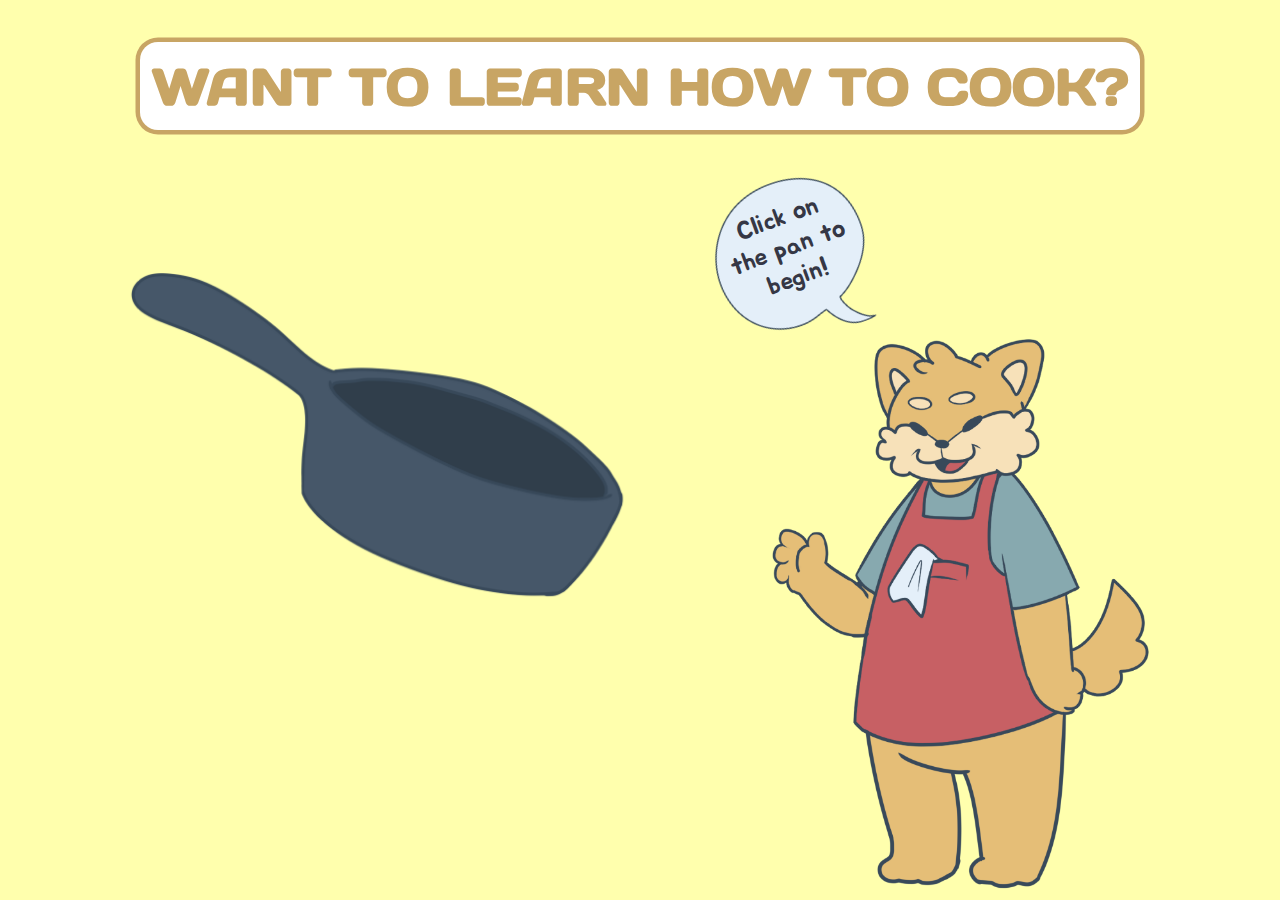
<file: index.html>
<!DOCTYPE html>
<html lang="en">
<head>
    <meta charset="UTF-8">
    <meta name="viewport" content="width=device-width, initial-scale=1.0">
    <title>Basics of Cooking</title>
    <link rel="stylesheet" href="css/index.css">
    <link rel="icon" type="image/x-icon" href="/assets/favicon.ico">
    <link href="https://fonts.googleapis.com/css2?family=Days+One&display=swap" rel="stylesheet">
    <link href="https://fonts.googleapis.com/css2?family=Jua&display=swap" rel="stylesheet">
</head>
<body>
    <div class="header">
        <h1>WANT TO LEARN HOW TO COOK?</h1>
    </div>
    
    <div class="pan-container">
        <a href="guide.html">
            <img src="assets/index/pan-empty.png" alt="Empty Cooking Pan" class="pan">
            <img src="assets/index/pan-food.png" alt="Full Cooking Pan" class="pan pan-full">
        </a>
    </div>

    <div class="instructions">
        <img src="assets/index/chef.png" alt="Cute Doggy Chef" class="chef">
        <div class="speech-bubble">
            <p class="bubble-text">Click on the pan to begin!</p>
            <img src="assets/index/speech-bubble.png" alt="Speech Bubble" class="bubble-img">
        </div>
    </div>
</body>
</html>
</file>
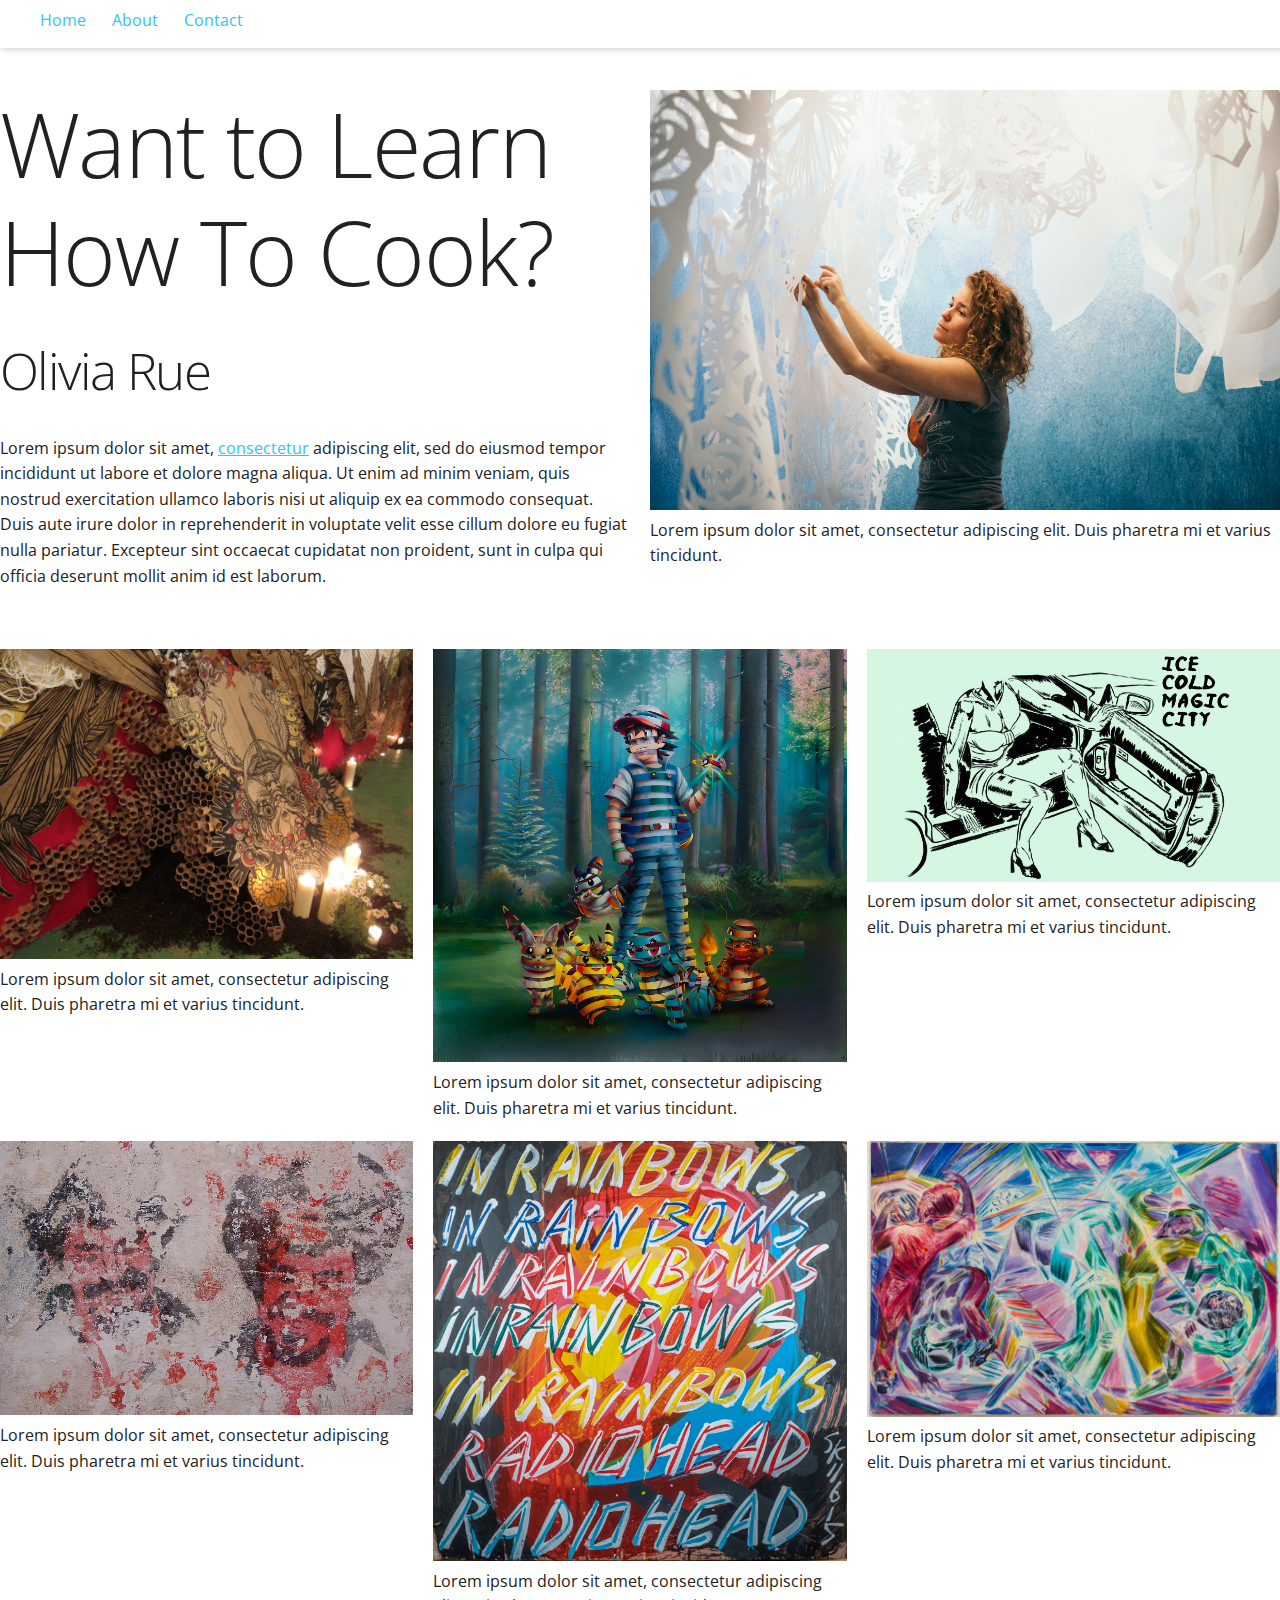
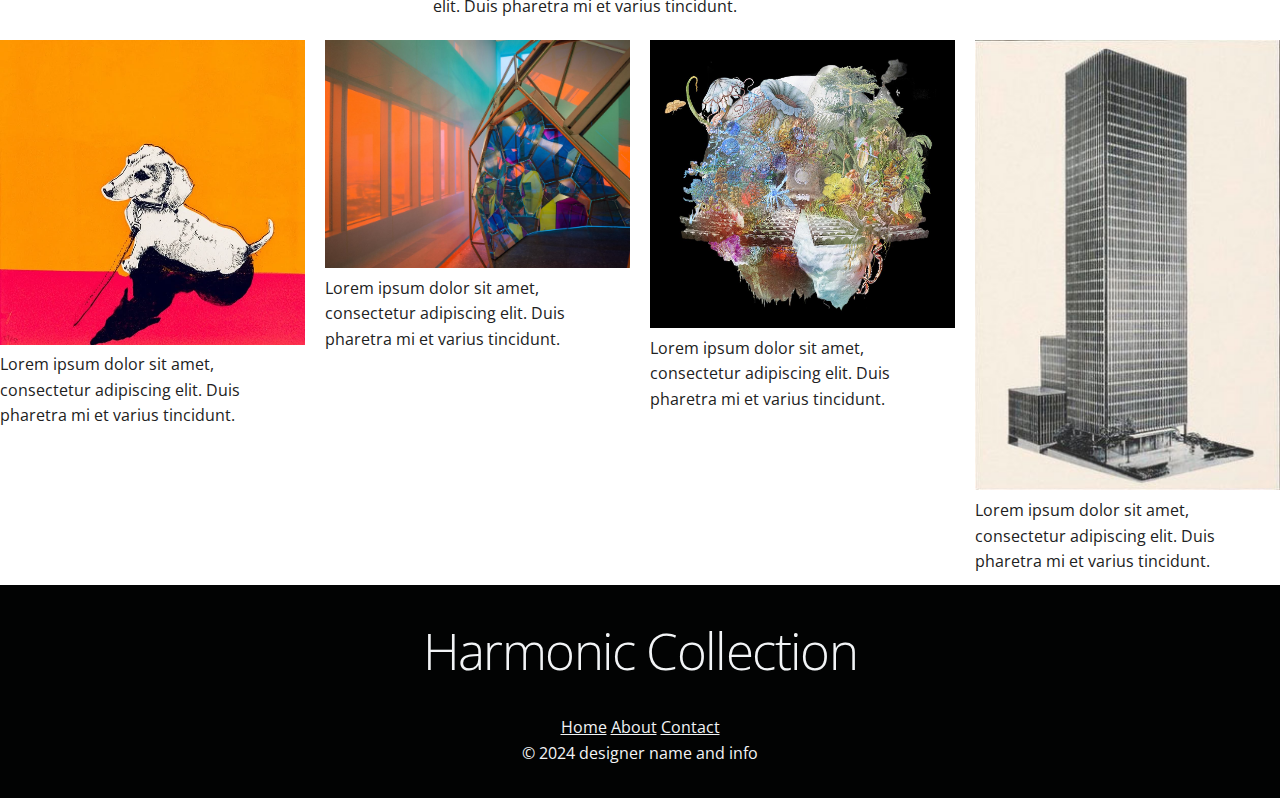
<file: core-1-int-fa24-demo-main/index.html>
<!DOCTYPE html>
<html lang="en">
<head>

  <!-- Basic Page Needs
  –––––––––––––––––––––––––––––––––––––––––––––––––– -->
  <meta charset="utf-8">
  <title>Your page title here :)</title>
  <meta name="description" content="">
  <meta name="author" content="">

  <!-- Mobile Specific Metas
  –––––––––––––––––––––––––––––––––––––––––––––––––– -->
  <meta name="viewport" content="width=device-width, initial-scale=1">

  <!-- FONT
  –––––––––––––––––––––––––––––––––––––––––––––––––– -->
  <link href="//fonts.googleapis.com/css?family=Raleway:400,300,600" rel="stylesheet" type="text/css">

  <!-- CSS
  –––––––––––––––––––––––––––––––––––––––––––––––––– -->
  <link rel="stylesheet" href="css/normalize.css">
  <link rel="stylesheet" href="css/barebones.css">
  <link rel="stylesheet" href="css/core-1.css">


  <!-- Favicon
  –––––––––––––––––––––––––––––––––––––––––––––––––– -->
  <link rel="icon" type="image/png" href="images/favicon-16.png">

</head>
<body>
  <header>
    <nav>
      <a href="#">Home</a>
      <a href="#">About</a>
      <a href="#">Contact</a>
    </nav>
  </header>
  <section class="grid-container col-2">
    <div class="content-block">
      <h1>Want to Learn How To Cook?</h1>
      <h3>Olivia Rue</h3>
      <p>
        Lorem ipsum dolor sit amet, <a href="#">consectetur</a> adipiscing elit,
        sed do eiusmod tempor incididunt ut labore et dolore magna aliqua. Ut
        enim ad minim veniam, quis nostrud exercitation ullamco laboris nisi ut
        aliquip ex ea commodo consequat. Duis aute irure dolor in reprehenderit
        in voluptate velit esse cillum dolore eu fugiat nulla pariatur.
        Excepteur sint occaecat cupidatat non proident, sunt in culpa qui
        officia deserunt mollit anim id est laborum.
      </p>
    </div>
    <div class="content-block"><img src="images/Swoon+Caledonia+Currie+2021+Sal+Rodriguez+photographer.jpg" alt="art image" /><p>Lorem ipsum dolor sit amet, consectetur adipiscing elit. Duis pharetra mi et varius tincidunt.</p></div>
  </section>
  <section class="grid-container col-3">
    <div><img src="images/Tokyo_SnowContemporary_2012_2.JPG" alt="art image" /> Lorem ipsum dolor sit amet, consectetur adipiscing elit. Duis pharetra mi et varius tincidunt.</div>
    <div><img src="images/Viridian-Forest-Acryl-on-linen-71x71inch-kopie.jpg" alt="art image" />Lorem ipsum dolor sit amet, consectetur adipiscing elit. Duis pharetra mi et varius tincidunt.</div>
    <div><img src="images/WEB-SP_Juxtapoz_Miami-01-1600x900.jpg" alt="art image" />Lorem ipsum dolor sit amet, consectetur adipiscing elit. Duis pharetra mi et varius tincidunt.</div>
  </section>
  <section class="grid-container col-3">
    <div><img src="images/dsc_0099_3007118864_o.jpg" alt="art image" />Lorem ipsum dolor sit amet, consectetur adipiscing elit. Duis pharetra mi et varius tincidunt.</div>
    <div><img src="images/sk-Radiohead-In-Rainbows-111915-58.jpg" alt="art image" /> Lorem ipsum dolor sit amet, consectetur adipiscing elit. Duis pharetra mi et varius tincidunt.</div>
    <div><img src="images/Denzil-Forrester-1993-Dub-Dance-2-840x560-c-center.jpg" alt="art image" />Lorem ipsum dolor sit amet, consectetur adipiscing elit. Duis pharetra mi et varius tincidunt.</div>
  </section>
  <section class="grid-container col-4">
    <div><img src="images/1_MB_Anna_Marrow_Doggie_Jo_Hounsome_Photography_1_grande.webp" alt="art image" /> Lorem ipsum dolor sit amet, consectetur adipiscing elit. Duis pharetra mi et varius tincidunt.</div>
    <div><img src="images/2021_09_24_02_model_of_invisible_futures_02_small.jpg" alt="art image" />Lorem ipsum dolor sit amet, consectetur adipiscing elit. Duis pharetra mi et varius tincidunt.</div>
    <div><img src="images/2021_10_07_210517_FA_LOGO_trans-background_SMALL.jpg" alt="art image" />Lorem ipsum dolor sit amet, consectetur adipiscing elit. Duis pharetra mi et varius tincidunt.</div>
    <div><img src="images/building.jpg" alt="art image" />Lorem ipsum dolor sit amet, consectetur adipiscing elit. Duis pharetra mi et varius tincidunt.</div>
  </section>
  <footer>
    <h3 class="fake-logo">Harmonic Collection</h3>
    <nav>
      <a href="#">Home</a>
      <a href="#">About</a>
      <a href="#">Contact</a>
    </nav>
    <p>&copy; 2024 designer name and info</p>
  </footer>
</body>
</html>
</file>
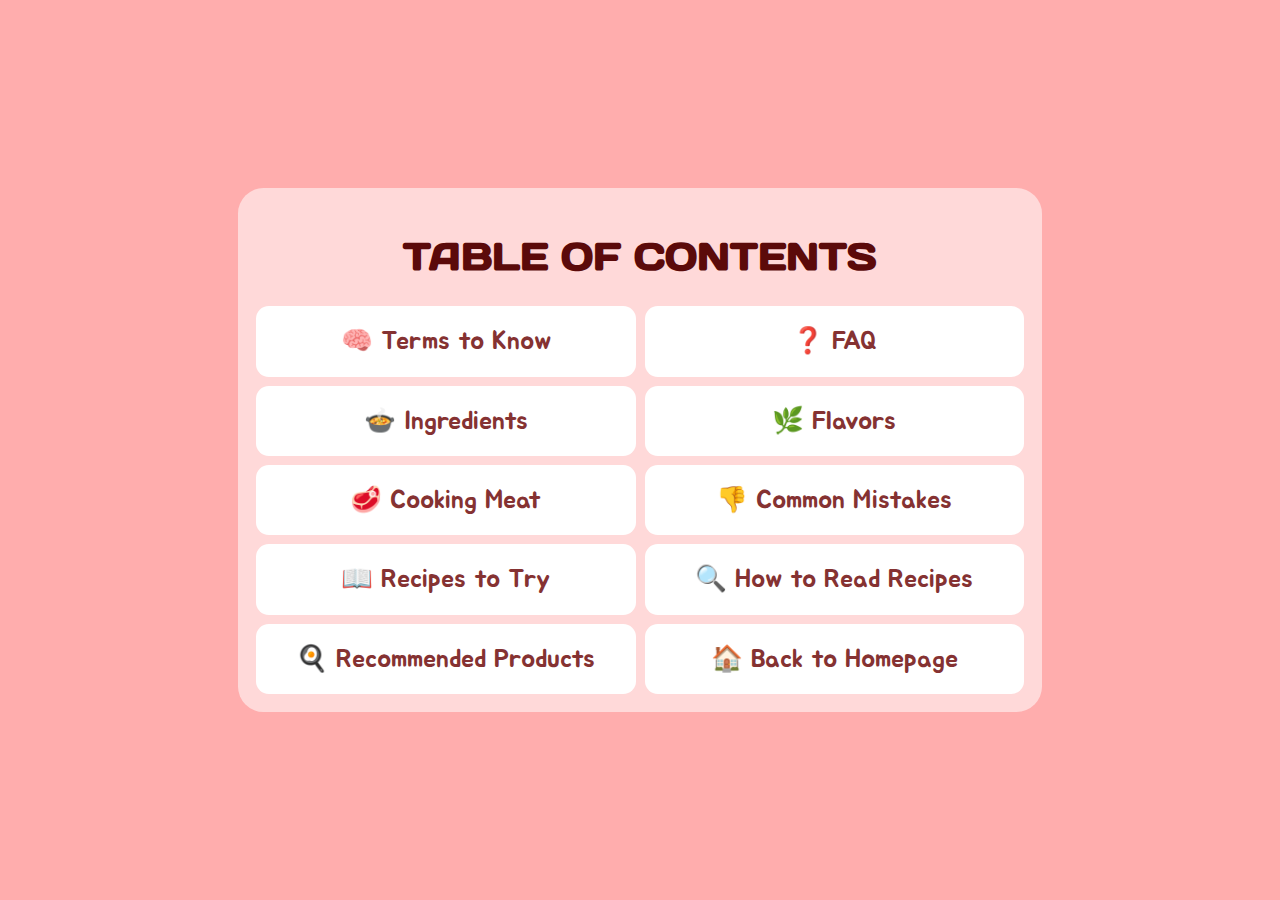
<file: guide.html>
<!DOCTYPE html>
<html lang="en">
<head>
    <meta charset="UTF-8">
    <meta name="viewport" content="width=device-width, initial-scale=1.0">
    <title>Table of Contents</title>
    <link rel="stylesheet" href="css/guide.css">
    <link rel="icon" type="image/x-icon" href="/assets/favicon.ico">
    <link href="https://fonts.googleapis.com/css2?family=Days+One&display=swap" rel="stylesheet">
    <link href="https://fonts.googleapis.com/css2?family=Jua&display=swap" rel="stylesheet">
</head>
<body>
    <div class="container">
        <h1>TABLE OF CONTENTS</h1>
        <div class="grid">
            <a href="html/terms.html" class="grid-item">🧠 Terms to Know</a>
            <a href="html/faq.html" class="grid-item">❓ FAQ</a>
            <a href="html/ingredients.html" class="grid-item">🍲 Ingredients</a>
            <a href="html/flavors.html" class="grid-item">🌿 Flavors</a>
            <a href="html/meat.html" class="grid-item">🥩 Cooking Meat</a>
            <a href="html/mistakes.html" class="grid-item">👎 Common Mistakes</a>
            <a href="html/recipes.html" class="grid-item">📖 Recipes to Try</a>
            <a href="html/reading.html" class="grid-item">🔍 How to Read Recipes</a>
            <a href="html/products.html" class="grid-item">🍳 Recommended Products</a>
            <a href="index.html" class="grid-item">🏠 Back to Homepage</a>
        </div>
    </div>
</body>
</html>
</file>
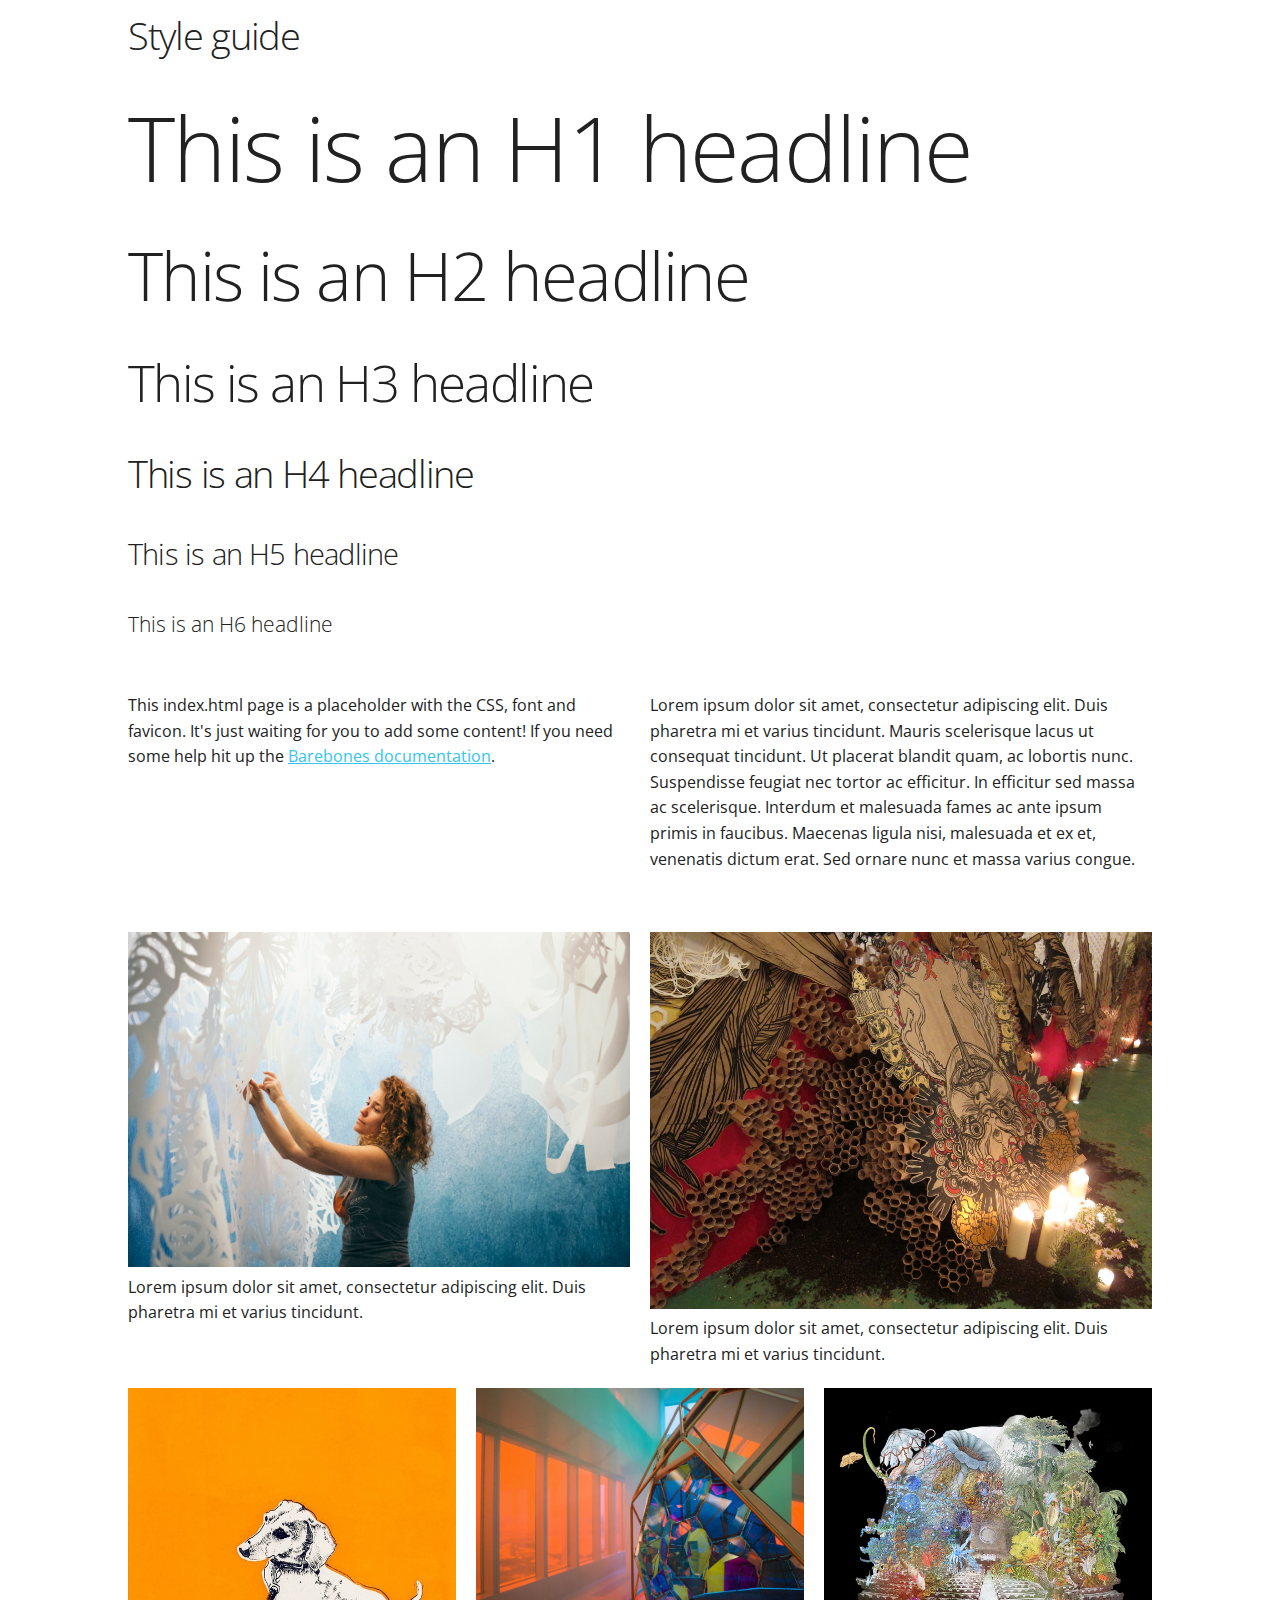
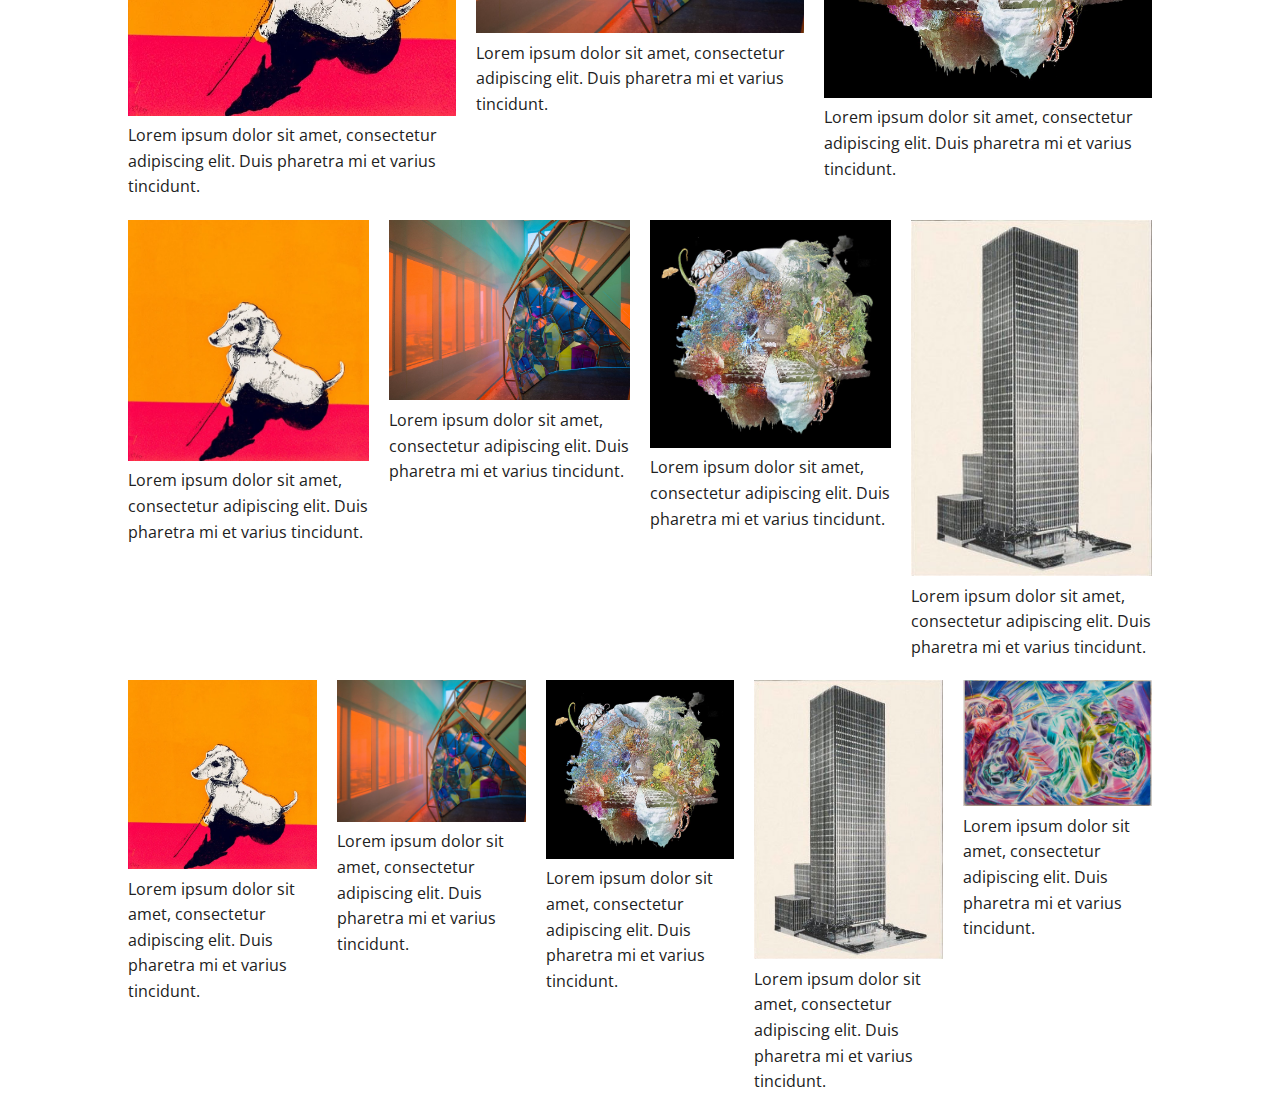
<file: styleguide.html>
<!DOCTYPE html>
<html lang="en">
<head>

  <!-- Basic Page Needs
  –––––––––––––––––––––––––––––––––––––––––––––––––– -->
  <meta charset="utf-8">
  <title>Your page title here :)</title>
  <meta name="description" content="">
  <meta name="author" content="">

  <!-- Mobile Specific Metas
  –––––––––––––––––––––––––––––––––––––––––––––––––– -->
  <meta name="viewport" content="width=device-width, initial-scale=1">

  <!-- FONT
  –––––––––––––––––––––––––––––––––––––––––––––––––– -->
  <link href="//fonts.googleapis.com/css?family=Raleway:400,300,600" rel="stylesheet" type="text/css">

  <!-- CSS
  –––––––––––––––––––––––––––––––––––––––––––––––––– -->
  <link rel="stylesheet" href="css/normalize.css">
  <link rel="stylesheet" href="css/barebones.css">
  <link rel="stylesheet" href="css/core-1.css">


  <!-- Favicon
  –––––––––––––––––––––––––––––––––––––––––––––––––– -->
  <link rel="icon" type="image/png" href="images/favicon-16.png">

</head>
<body>
<main>
  <!-- Primary Page Layout
  –––––––––––––––––––––––––––––––––––––––––––––––––– -->
  <section class="grid-container full">
      <div>
        <h4>Style guide</h4>
        <h1>This is an H1 headline</h1>
        <h2>This is an H2 headline</h2>
        <h3>This is an H3 headline</h3>
        <h4>This is an H4 headline</h4>
        <h5>This is an H5 headline</h5>
        <h6>This is an H6 headline</h6>
        </div>
  </section>
  <section class="grid-container col-2">
  <p>This index.html page is a placeholder with the CSS, font and favicon. It's just waiting for you to add some content! If you need some help hit up the <a href="https://acahir.github.io/Barebones/">Barebones documentation</a>.</p>
	<p>Lorem ipsum dolor sit amet, consectetur adipiscing elit. Duis pharetra mi et varius tincidunt. Mauris scelerisque lacus ut consequat tincidunt. Ut placerat blandit quam, ac lobortis nunc. Suspendisse feugiat nec tortor ac efficitur. In efficitur sed massa ac scelerisque. Interdum et malesuada fames ac ante ipsum primis in faucibus. Maecenas ligula nisi, malesuada et ex et, venenatis dictum erat. Sed ornare nunc et massa varius congue. </p>
</section>
<section class="grid-container col-2">
	<div><img src="images/Swoon+Caledonia+Currie+2021+Sal+Rodriguez+photographer.jpg" alt="art image" /> Lorem ipsum dolor sit amet, consectetur adipiscing elit. Duis pharetra mi et varius tincidunt.</div>
	<div><img src="images/Tokyo_SnowContemporary_2012_2.JPG" alt="art image" /> Lorem ipsum dolor sit amet, consectetur adipiscing elit. Duis pharetra mi et varius tincidunt.</div>
</section>

<!-- multiple rows don't require separate containers -->
<section class="grid-container col-3">
	<div><img src="images/1_MB_Anna_Marrow_Doggie_Jo_Hounsome_Photography_1_grande.webp" alt="art image" /> Lorem ipsum dolor sit amet, consectetur adipiscing elit. Duis pharetra mi et varius tincidunt.</div>
	<div><img src="images/2021_09_24_02_model_of_invisible_futures_02_small.jpg" alt="art image" />Lorem ipsum dolor sit amet, consectetur adipiscing elit. Duis pharetra mi et varius tincidunt.</div>
	<div><img src="images/2021_10_07_210517_FA_LOGO_trans-background_SMALL.jpg" alt="art image" />Lorem ipsum dolor sit amet, consectetur adipiscing elit. Duis pharetra mi et varius tincidunt.</div>
</section>
<section class="grid-container col-4">
	<div><img src="images/1_MB_Anna_Marrow_Doggie_Jo_Hounsome_Photography_1_grande.webp" alt="art image" /> Lorem ipsum dolor sit amet, consectetur adipiscing elit. Duis pharetra mi et varius tincidunt.</div>
	<div><img src="images/2021_09_24_02_model_of_invisible_futures_02_small.jpg" alt="art image" />Lorem ipsum dolor sit amet, consectetur adipiscing elit. Duis pharetra mi et varius tincidunt.</div>
	<div><img src="images/2021_10_07_210517_FA_LOGO_trans-background_SMALL.jpg" alt="art image" />Lorem ipsum dolor sit amet, consectetur adipiscing elit. Duis pharetra mi et varius tincidunt.</div>
	<div><img src="images/building.jpg" alt="art image" />Lorem ipsum dolor sit amet, consectetur adipiscing elit. Duis pharetra mi et varius tincidunt.</div>
</section>
<section class="grid-container col-5">
	<div><img src="images/1_MB_Anna_Marrow_Doggie_Jo_Hounsome_Photography_1_grande.webp" alt="art image" /> Lorem ipsum dolor sit amet, consectetur adipiscing elit. Duis pharetra mi et varius tincidunt.</div>
	<div><img src="images/2021_09_24_02_model_of_invisible_futures_02_small.jpg" alt="art image" />Lorem ipsum dolor sit amet, consectetur adipiscing elit. Duis pharetra mi et varius tincidunt.</div>
	<div><img src="images/2021_10_07_210517_FA_LOGO_trans-background_SMALL.jpg" alt="art image" />Lorem ipsum dolor sit amet, consectetur adipiscing elit. Duis pharetra mi et varius tincidunt.</div>
	<div><img src="images/building.jpg" alt="art image" />Lorem ipsum dolor sit amet, consectetur adipiscing elit. Duis pharetra mi et varius tincidunt.</div>
	<div><img src="images/Denzil-Forrester-1993-Dub-Dance-2-840x560-c-center.jpg" alt="art image" />Lorem ipsum dolor sit amet, consectetur adipiscing elit. Duis pharetra mi et varius tincidunt.</div>
</section>
</main>
<!-- End Document
  –––––––––––––––––––––––––––––––––––––––––––––––––– -->
</body>
</html>
</file>
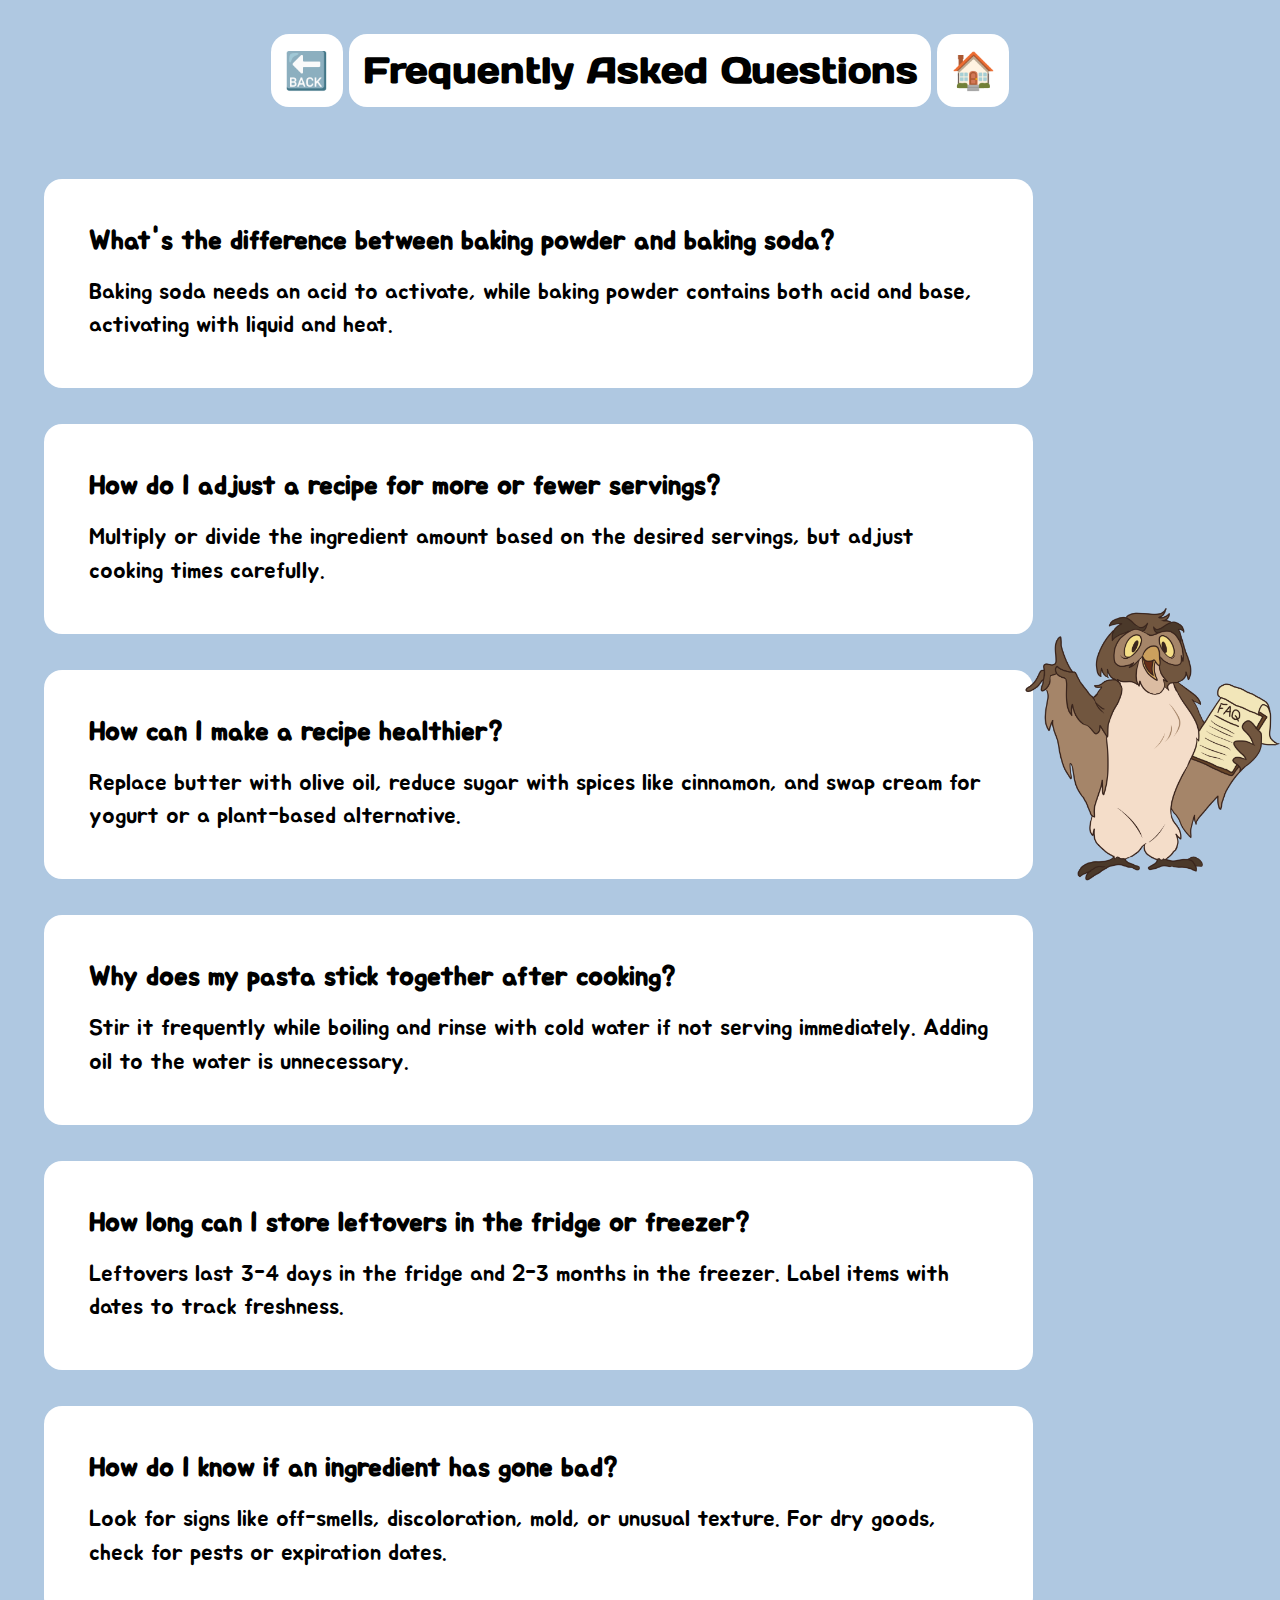
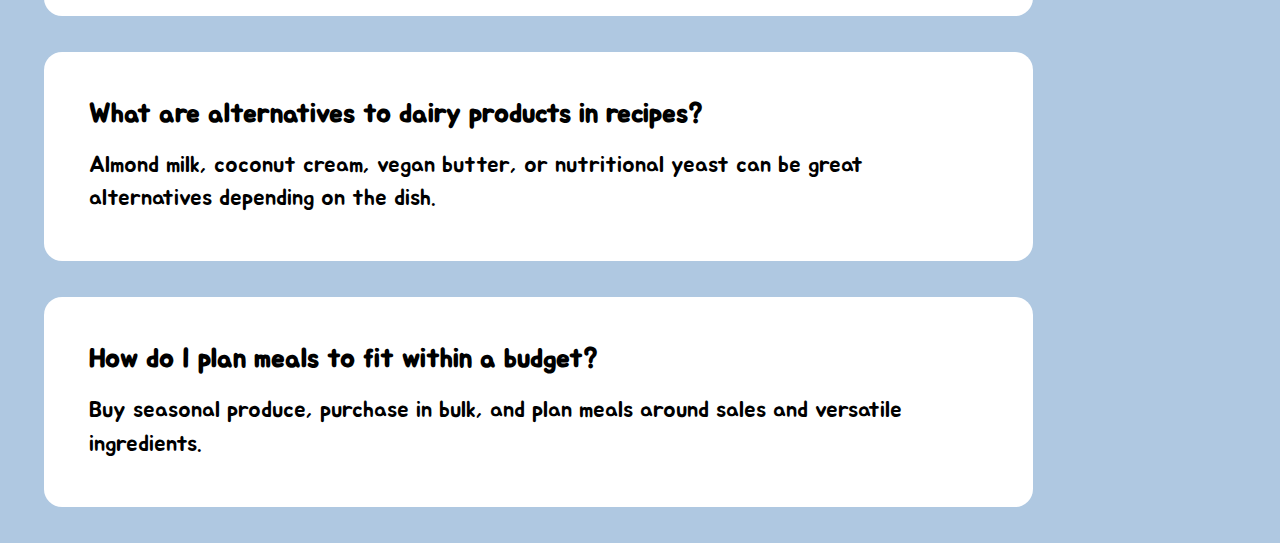
<file: html/faq.html>
<!DOCTYPE html>
<html lang="en">
<head>
    <meta charset="UTF-8">
    <meta name="viewport" content="width=device-width, initial-scale=1.0">
    <title>Frequently Asked Questions</title>
    <link rel="stylesheet" href="../css/faq.css">
    <link rel="icon" type="image/x-icon" href="/assets/favicon.ico">
    <link href="https://fonts.googleapis.com/css2?family=Days+One&display=swap" rel="stylesheet">
    <link href="https://fonts.googleapis.com/css2?family=Jua&display=swap" rel="stylesheet">
</head>
<body>
    <div class="headers">
        <a href="../guide.html" style="text-decoration: none;"><h1>🔙</h1></a>
        <h1>Frequently Asked Questions</h1>
        <a href="../index.html" style="text-decoration: none;"><h1>🏠</h1></a>
    </div>

    <img src="../assets/avatars/wiseowl.png" alt="Wise owl" class="avatar">

    <div class="question">
        <h2>What's the difference between baking powder and baking soda?</h2>
        <p class="answer">Baking soda needs an acid to activate, while baking powder contains both acid and base, activating with liquid and heat.</p>
    </div>

    <div class="question">
        <h2>How do I adjust a recipe for more or fewer servings?</h2>
        <p class="answer">Multiply or divide the ingredient amount based on the desired servings, but adjust cooking times carefully.</p>
    </div>

    <div class="question">
        <h2>How can I make a recipe healthier?</h2>
        <p class="answer">Replace butter with olive oil, reduce sugar with spices like cinnamon, and swap cream for yogurt or a plant-based alternative.</p>
    </div>

    <div class="question">
        <h2>Why does my pasta stick together after cooking?</h2>
        <p class="answer">Stir it frequently while boiling and rinse with cold water if not serving immediately. Adding oil to the water is unnecessary.</p>
    </div>

    <div class="question">
        <h2>How long can I store leftovers in the fridge or freezer?</h2>
        <p class="answer">Leftovers last 3-4 days in the fridge and 2-3 months in the freezer. Label items with dates to track freshness.</p>
    </div>

    <div class="question">
        <h2>How do I know if an ingredient has gone bad?</h2>
        <p class="answer">Look for signs like off-smells, discoloration, mold, or unusual texture. For dry goods, check for pests or expiration dates.</p>
    </div>

    <div class="question">
        <h2>What are alternatives to dairy products in recipes?</h2>
        <p class="answer">Almond milk, coconut cream, vegan butter, or nutritional yeast can be great alternatives depending on the dish.</p>
    </div>

    <div class="question">
        <h2>How do I plan meals to fit within a budget?</h2>
        <p class="answer">Buy seasonal produce, purchase in bulk, and plan meals around sales and versatile ingredients.</p>
    </div>
</body>
</file>
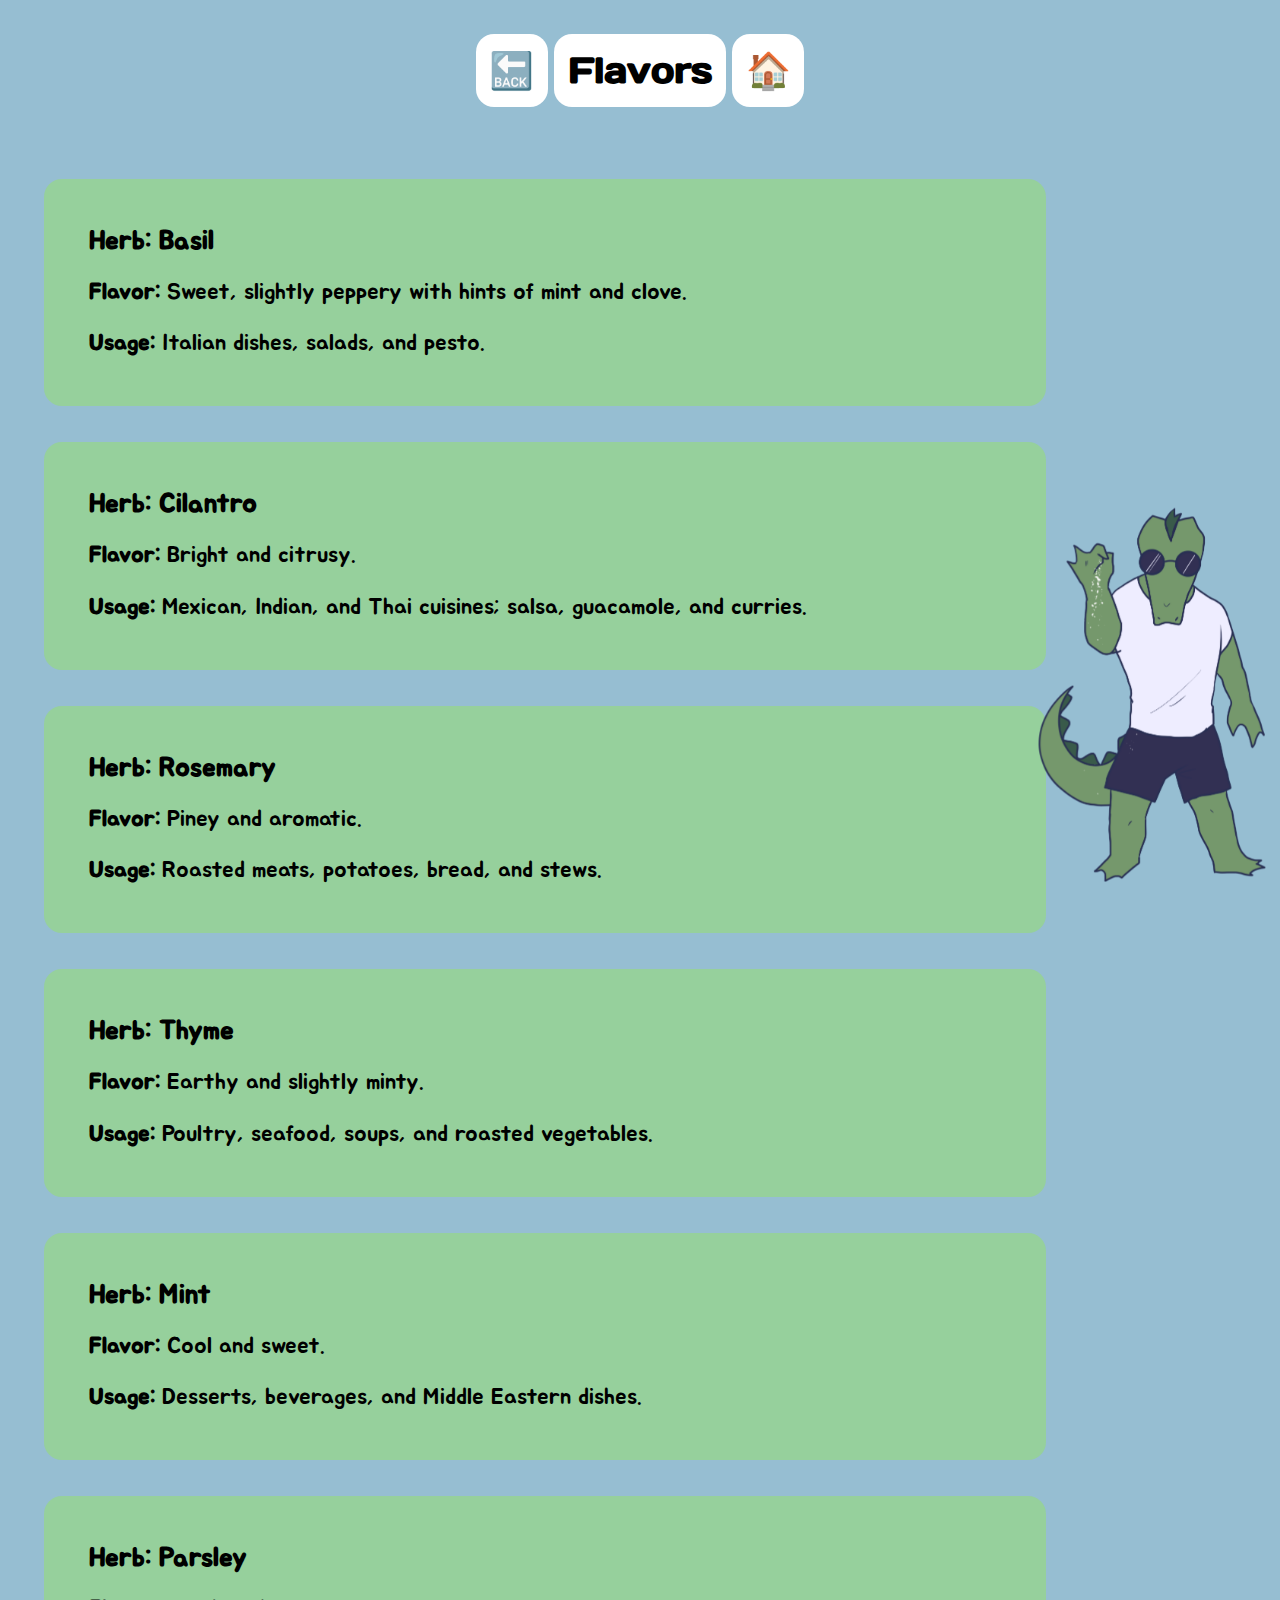
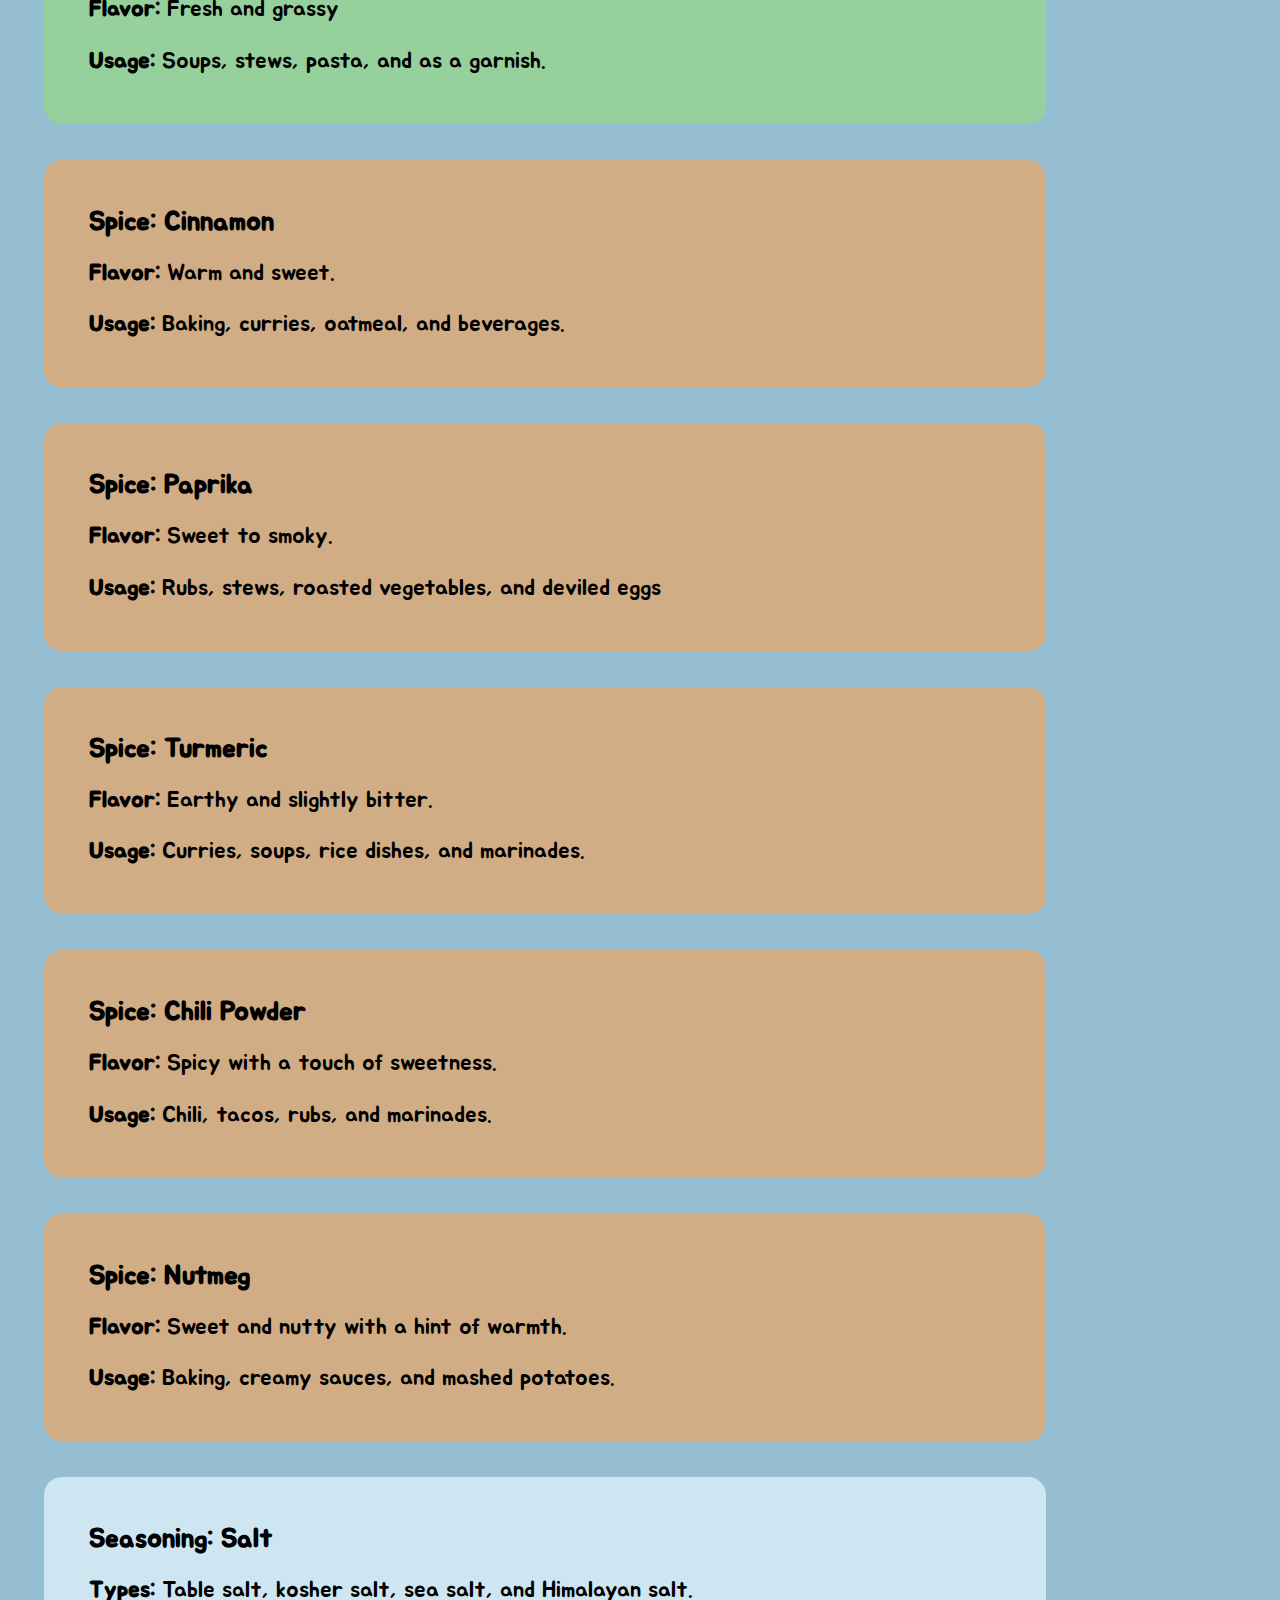
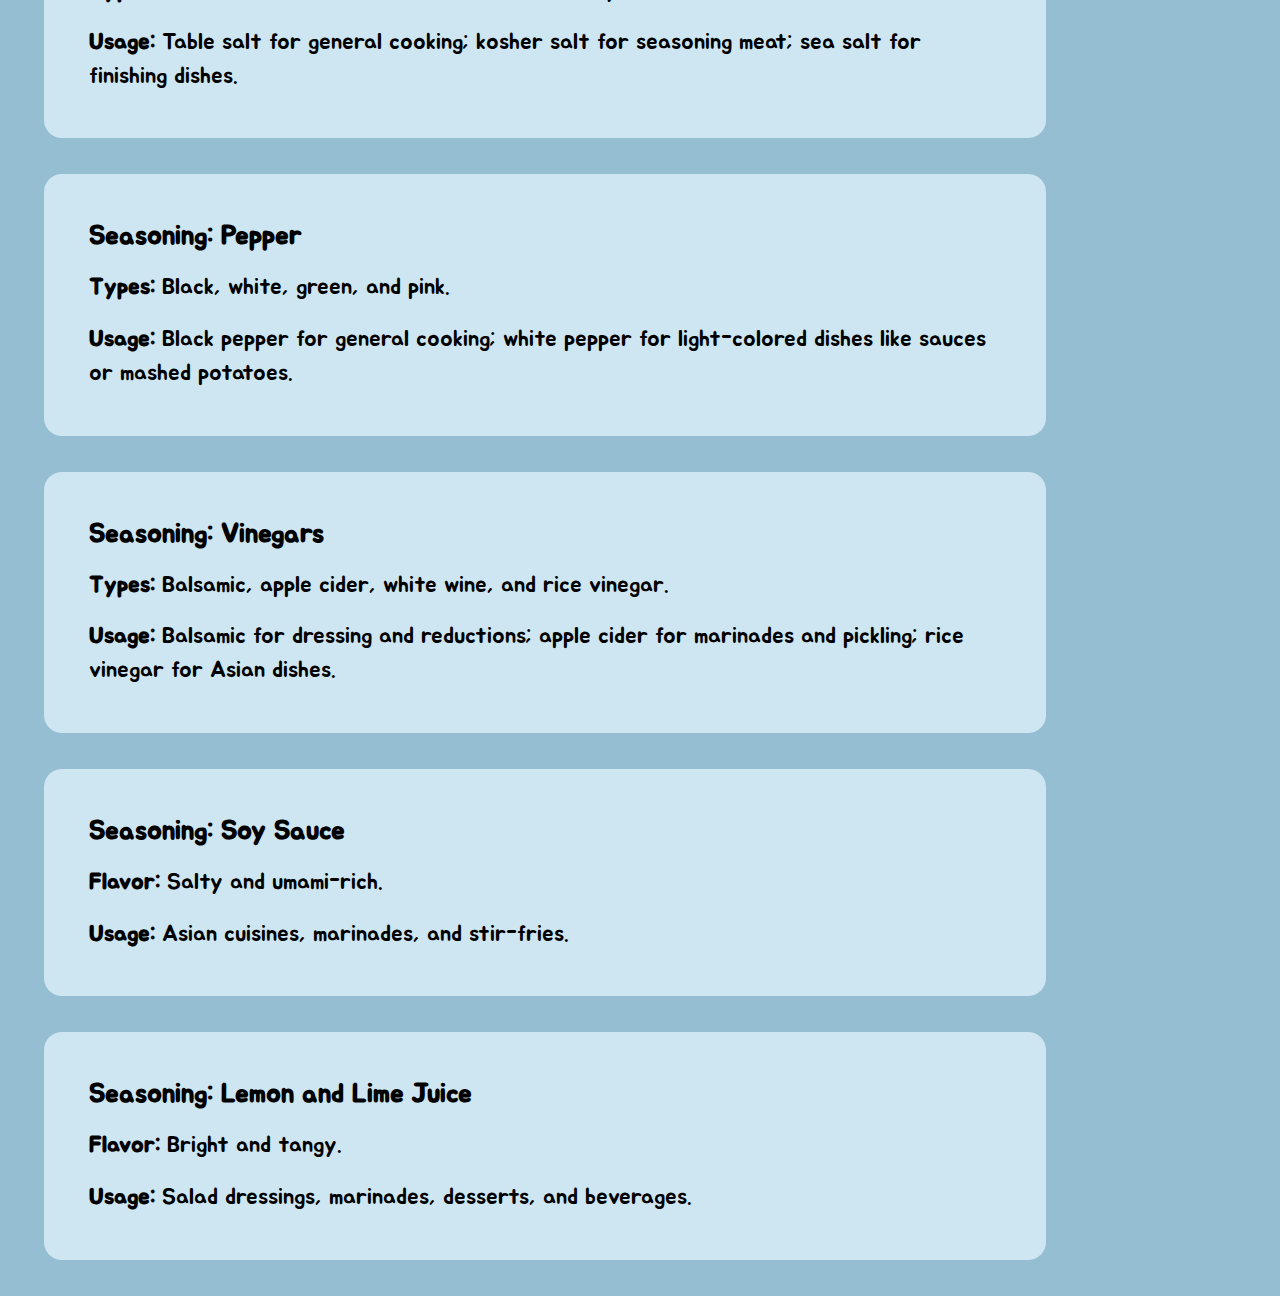
<file: html/flavors.html>
<!DOCTYPE html>
<html lang="en">
<head>
    <meta charset="UTF-8">
    <meta name="viewport" content="width=device-width, initial-scale=1.0">
    <title>Flavors</title>
    <link rel="stylesheet" href="../css/flavors.css">
    <link rel="icon" type="image/x-icon" href="/assets/favicon.ico">
    <link href="https://fonts.googleapis.com/css2?family=Days+One&display=swap" rel="stylesheet">
    <link href="https://fonts.googleapis.com/css2?family=Jua&display=swap" rel="stylesheet">
</head>
<body>
    <div class="headers">
        <a href="../guide.html" style="text-decoration: none;"><h1>🔙</h1></a>
        <h1>Flavors</h1>
        <a href="../index.html" style="text-decoration: none;"><h1>🏠</h1></a>
    </div>

    <img src="../assets/avatars/saltgator.png" alt="Saltgator" class="avatar">

    <div class="flavor herb">
        <h2>Herb: Basil</h2>
        <p class="details"><strong>Flavor:</strong> Sweet, slightly peppery with hints of mint and clove.</p>
        <p class="details"><strong>Usage:</strong> Italian dishes, salads, and pesto.</p>
    </div>

    <div class="flavor herb">
        <h2>Herb: Cilantro</h2>
        <p class="details"><strong>Flavor:</strong> Bright and citrusy.</p>
        <p class="details"><strong>Usage:</strong> Mexican, Indian, and Thai cuisines; salsa, guacamole, and curries.</p>
    </div>

    <div class="flavor herb">
        <h2>Herb: Rosemary</h2>
        <p class="details"><strong>Flavor:</strong> Piney and aromatic.</p>
        <p class="details"><strong>Usage:</strong> Roasted meats, potatoes, bread, and stews.</p>
    </div>

    <div class="flavor herb">
        <h2>Herb: Thyme</h2>
        <p class="details"><strong>Flavor:</strong> Earthy and slightly minty.</p>
        <p class="details"><strong>Usage:</strong> Poultry, seafood, soups, and roasted vegetables.</p>
    </div>

    <div class="flavor herb">
        <h2>Herb: Mint</h2>
        <p class="details"><strong>Flavor:</strong> Cool and sweet.</p>
        <p class="details"><strong>Usage:</strong> Desserts, beverages, and Middle Eastern dishes.</p>
    </div>

    <div class="flavor herb">
        <h2>Herb: Parsley</h2>
        <p class="details"><strong>Flavor:</strong> Fresh and grassy</p>
        <p class="details"><strong>Usage:</strong> Soups, stews, pasta, and as a garnish.</p>
    </div>

    <div class="flavor spice">
        <h2>Spice: Cinnamon</h2>
        <p class="details"><strong>Flavor:</strong> Warm and sweet.</p>
        <p class="details"><strong>Usage:</strong> Baking, curries, oatmeal, and beverages.</p>
    </div>

    <div class="flavor spice">
        <h2>Spice: Paprika</h2>
        <p class="details"><strong>Flavor:</strong> Sweet to smoky.</p>
        <p class="details"><strong>Usage:</strong> Rubs, stews, roasted vegetables, and deviled eggs</p>
    </div>

    <div class="flavor spice">
        <h2>Spice: Turmeric</h2>
        <p class="details"><strong>Flavor:</strong> Earthy and slightly bitter.</p>
        <p class="details"><strong>Usage:</strong> Curries, soups, rice dishes, and marinades.</p>
    </div>

    <div class="flavor spice">
        <h2>Spice: Chili Powder</h2>
        <p class="details"><strong>Flavor:</strong> Spicy with a touch of sweetness.</p>
        <p class="details"><strong>Usage:</strong> Chili, tacos, rubs, and marinades.</p>
    </div>

    <div class="flavor spice">
        <h2>Spice: Nutmeg</h2>
        <p class="details"><strong>Flavor:</strong> Sweet and nutty with a hint of warmth.</p>
        <p class="details"><strong>Usage:</strong> Baking, creamy sauces, and mashed potatoes.</p>
    </div>

    <div class="flavor seasoning">
        <h2>Seasoning: Salt</h2>
        <p class="details"><strong>Types:</strong> Table salt, kosher salt, sea salt, and Himalayan salt.</p>
        <p class="details"><strong>Usage:</strong> Table salt for general cooking; kosher salt for seasoning meat; sea salt for finishing dishes.</p>
    </div>

    <div class="flavor seasoning">
        <h2>Seasoning: Pepper</h2>
        <p class="details"><strong>Types:</strong> Black, white, green, and pink.</p>
        <p class="details"><strong>Usage:</strong> Black pepper for general cooking; white pepper for light-colored dishes like sauces or mashed potatoes.</p>
    </div>

    <div class="flavor seasoning">
        <h2>Seasoning: Vinegars</h2>
        <p class="details"><strong>Types:</strong> Balsamic, apple cider, white wine, and rice vinegar.</p>
        <p class="details"><strong>Usage:</strong> Balsamic for dressing and reductions; apple cider for marinades and pickling; rice vinegar for Asian dishes.</p>
    </div>

    <div class="flavor seasoning">
        <h2>Seasoning: Soy Sauce</h2>
        <p class="details"><strong>Flavor:</strong> Salty and umami-rich.</p>
        <p class="details"><strong>Usage:</strong> Asian cuisines, marinades, and stir-fries.</p>
    </div>

    <div class="flavor seasoning">
        <h2>Seasoning: Lemon and Lime Juice</h2>
        <p class="details"><strong>Flavor:</strong> Bright and tangy.</p>
        <p class="details"><strong>Usage:</strong> Salad dressings, marinades, desserts, and beverages.</p>
    </div>

</body>
</file>
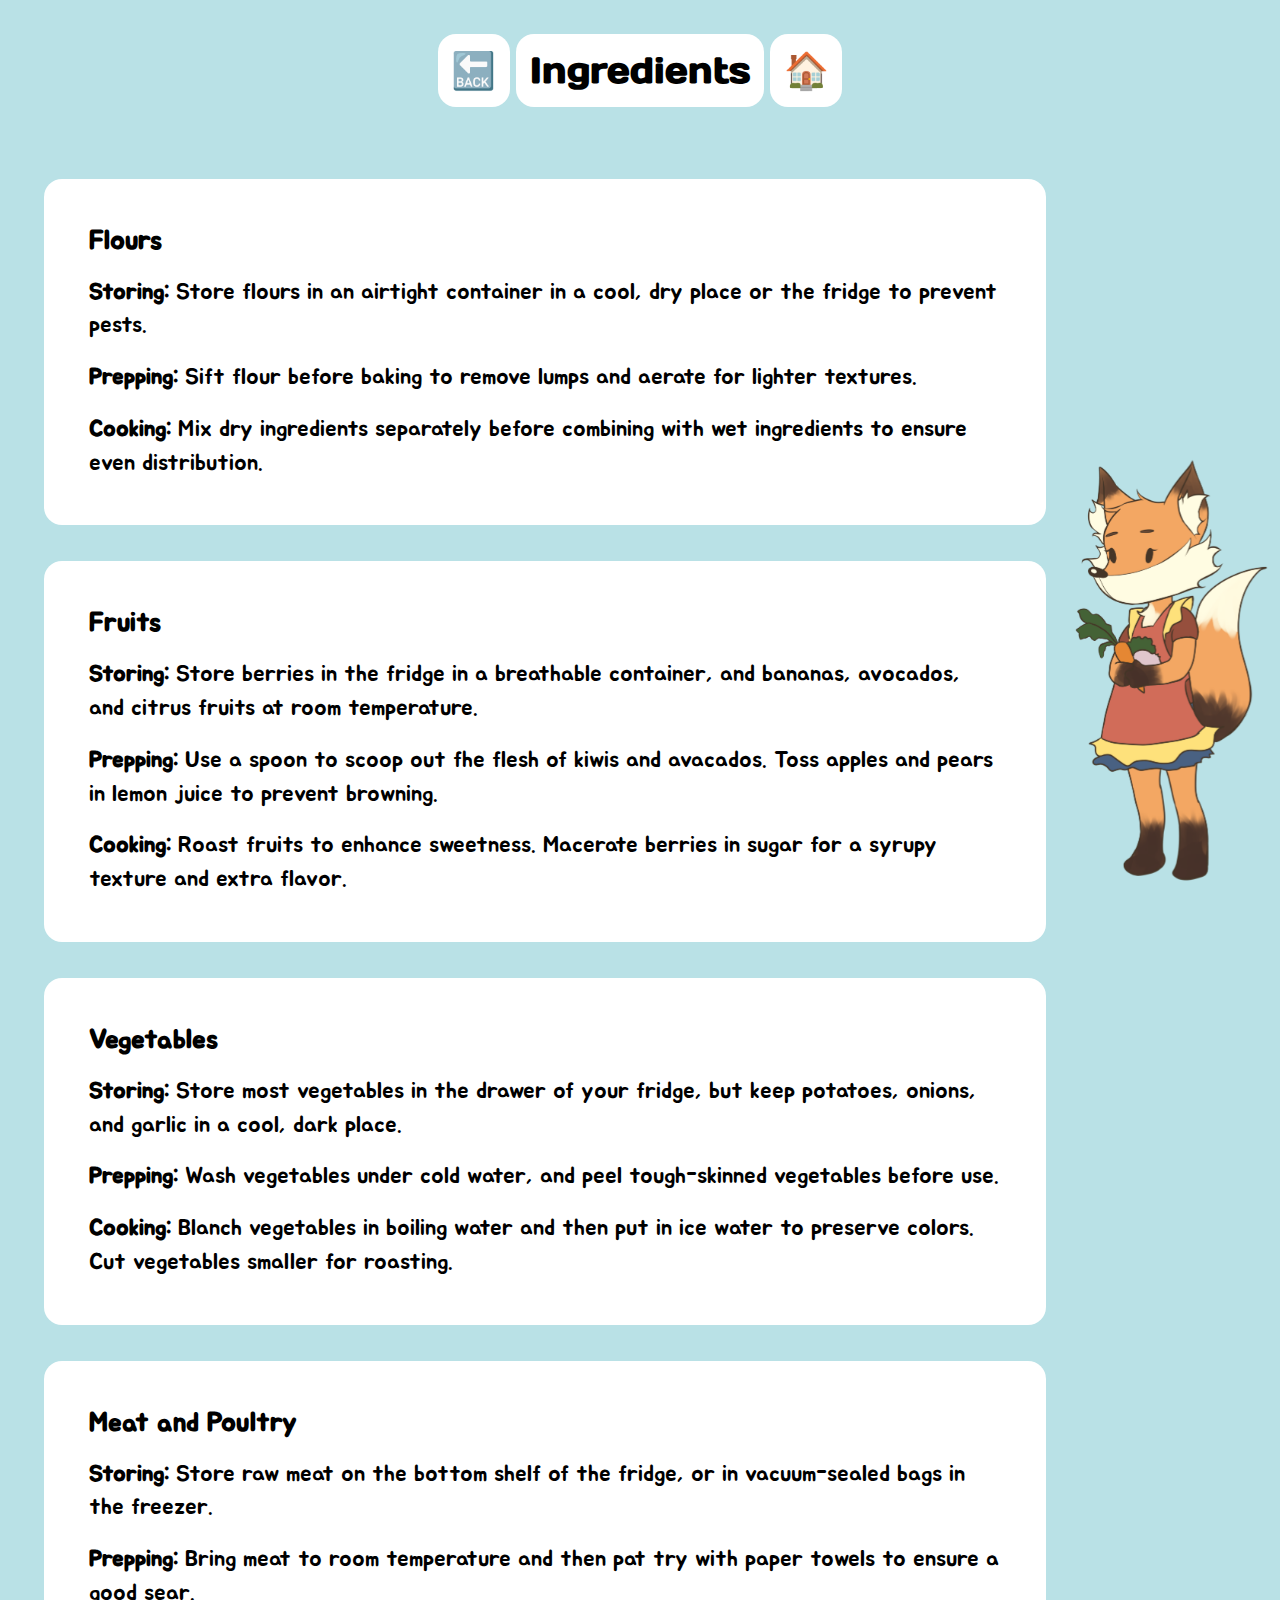
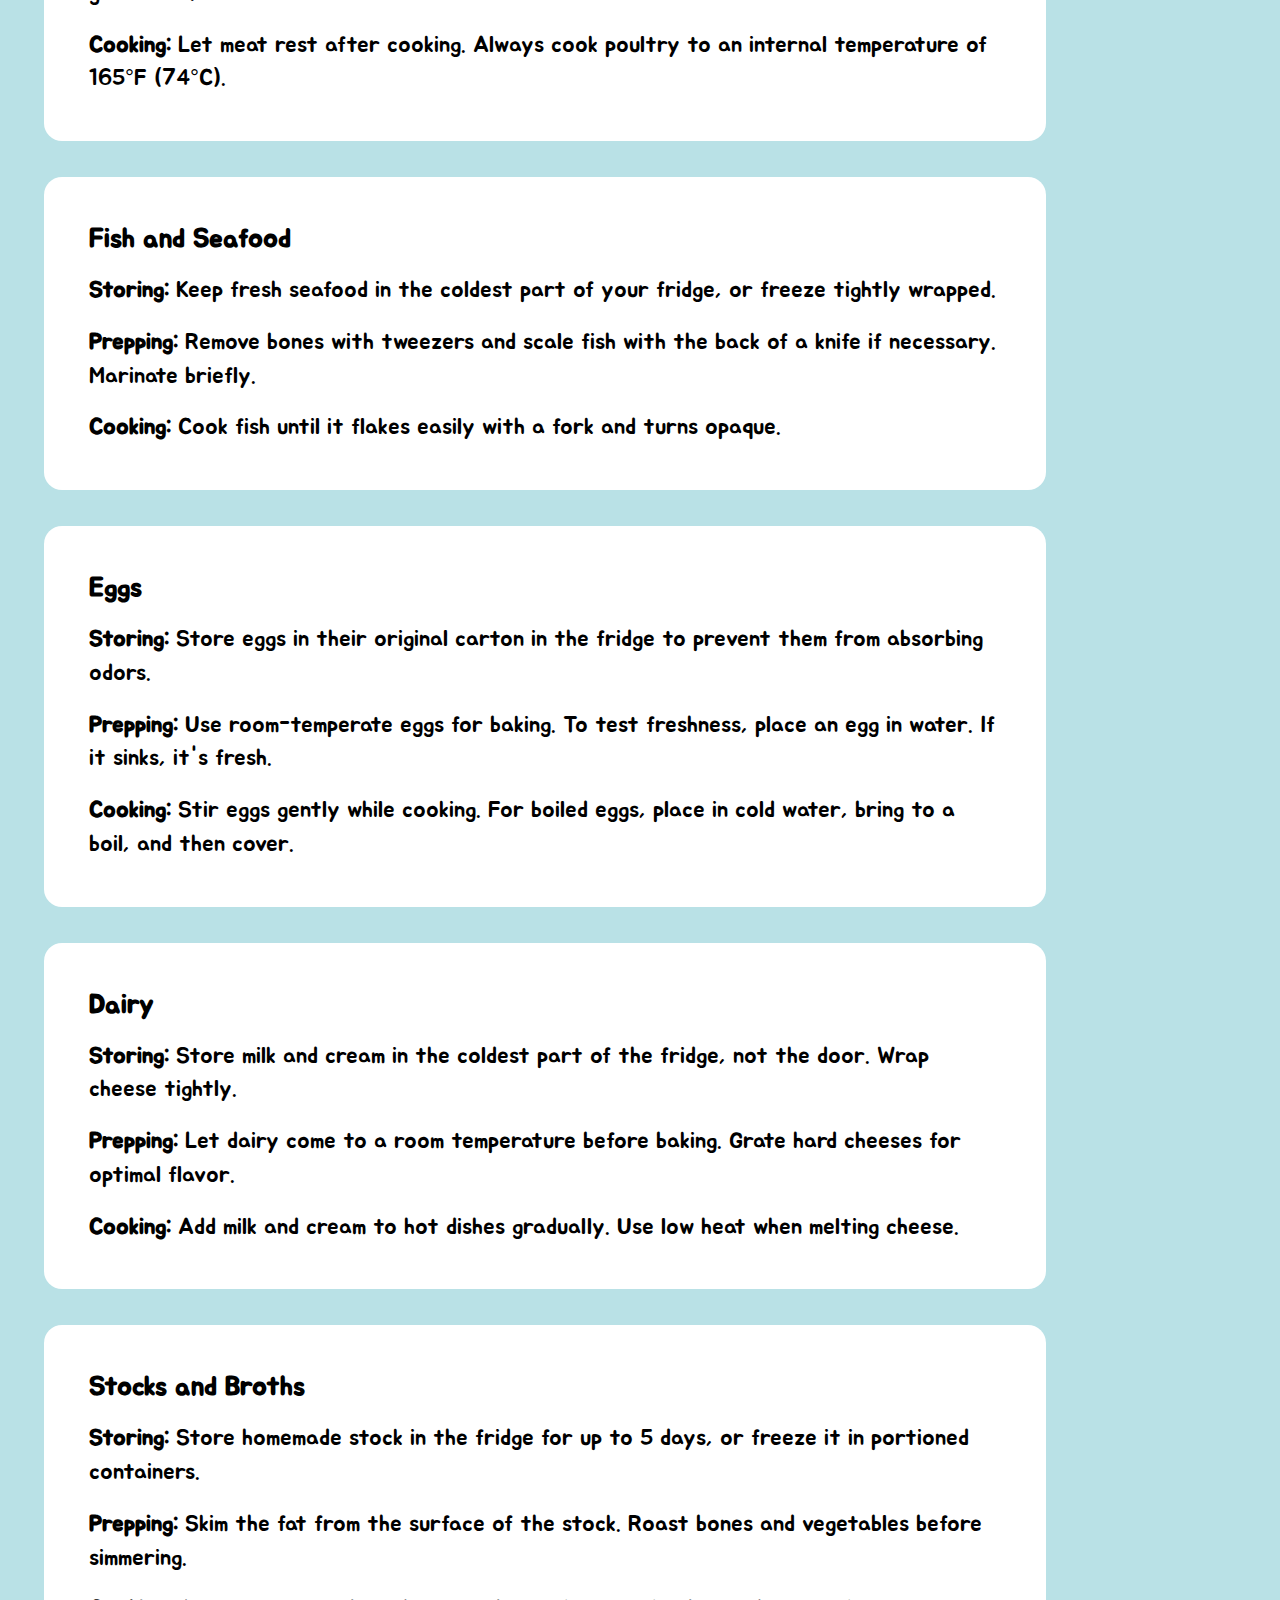
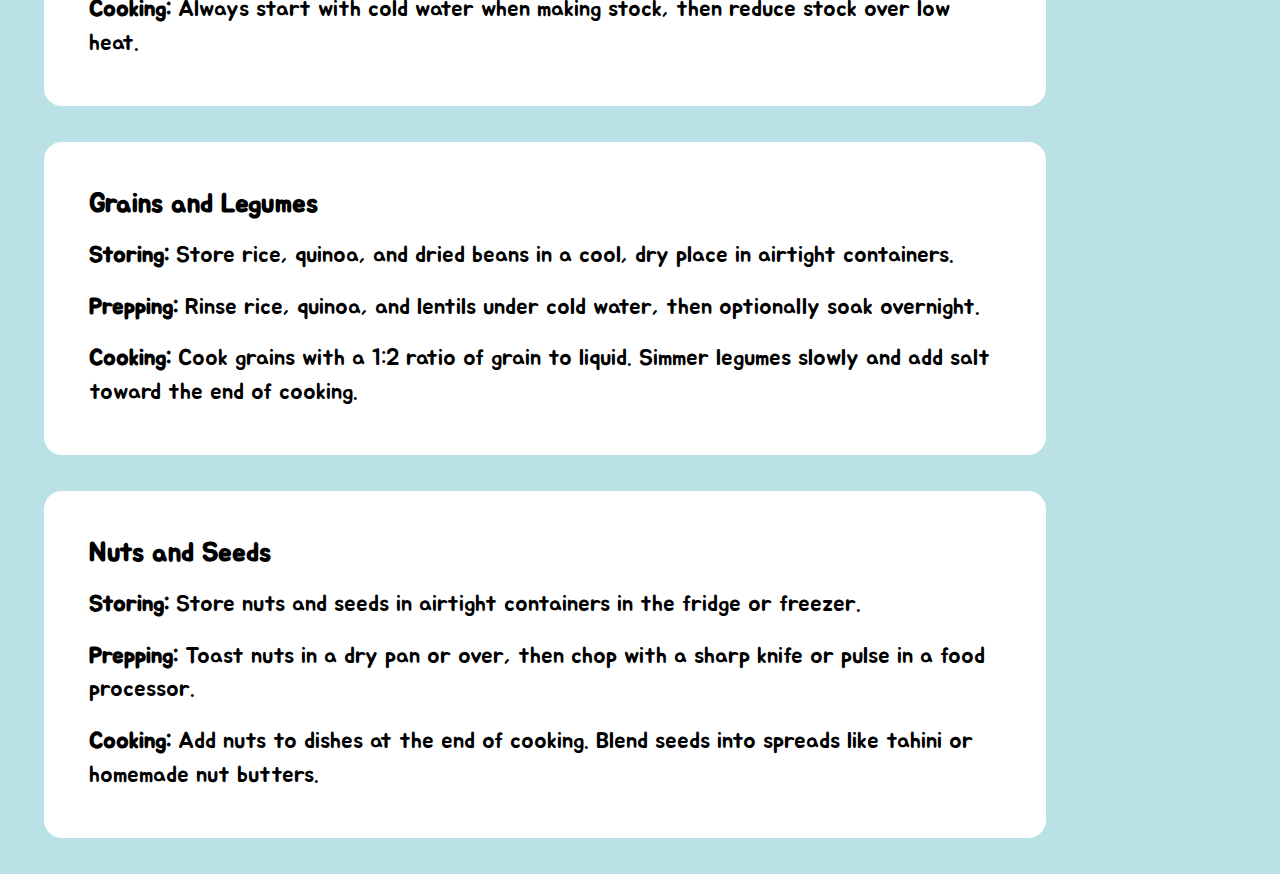
<file: html/ingredients.html>
<!DOCTYPE html>
<html lang="en">
<head>
    <meta charset="UTF-8">
    <meta name="viewport" content="width=device-width, initial-scale=1.0">
    <title>Ingredients</title>
    <link rel="stylesheet" href="../css/ingredients.css">
    <link rel="icon" type="image/x-icon" href="/assets/favicon.ico">
    <link href="https://fonts.googleapis.com/css2?family=Days+One&display=swap" rel="stylesheet">
    <link href="https://fonts.googleapis.com/css2?family=Jua&display=swap" rel="stylesheet">
</head>
<body>
    <div class="headers">
        <a href="../guide.html" style="text-decoration: none;"><h1>🔙</h1></a>
        <h1>Ingredients</h1>
        <a href="../index.html" style="text-decoration: none;"><h1>🏠</h1></a>
    </div>

    <img src="../assets/avatars/fox.png" alt="Fox Chef" class="avatar">

    <div class="ingredient">
        <h2>Flours</h2>
        <p class="details"><strong>Storing:</strong> Store flours in an airtight container in a cool, dry place or the fridge to prevent pests.</p>
        <p class="details"><strong>Prepping:</strong> Sift flour before baking to remove lumps and aerate for lighter textures.</p>
        <p class="details"><strong>Cooking:</strong> Mix dry ingredients separately before combining with wet ingredients to ensure even distribution.</p>
    </div>

    <div class="ingredient">
        <h2>Fruits</h2>
        <p class="details"><strong>Storing:</strong> Store berries in the fridge in a breathable container, and bananas, avocados, and citrus fruits at room temperature.</p>
        <p class="details"><strong>Prepping:</strong> Use a spoon to scoop out fhe flesh of kiwis and avacados. Toss apples and pears in lemon juice to prevent browning.</p>
        <p class="details"><strong>Cooking:</strong> Roast fruits to enhance sweetness. Macerate berries in sugar for a syrupy texture and extra flavor.</p>
    </div>

    <div class="ingredient">
        <h2>Vegetables</h2>
        <p class="details"><strong>Storing:</strong> Store most vegetables in the drawer of your fridge, but keep potatoes, onions, and garlic in a cool, dark place.</p>
        <p class="details"><strong>Prepping:</strong> Wash vegetables under cold water, and peel tough-skinned vegetables before use.</p>
        <p class="details"><strong>Cooking:</strong> Blanch vegetables in boiling water and then put in ice water to preserve colors. Cut vegetables smaller for roasting.</p>
    </div>

    <div class="ingredient">
        <h2>Meat and Poultry</h2>
        <p class="details"><strong>Storing:</strong> Store raw meat on the bottom shelf of the fridge, or in vacuum-sealed bags in the freezer.</p>
        <p class="details"><strong>Prepping:</strong> Bring meat to room temperature and then pat try with paper towels to ensure a good sear.</p>
        <p class="details"><strong>Cooking:</strong> Let meat rest after cooking. Always cook poultry to an internal temperature of 165°F (74°C).</p>
    </div>

    <div class="ingredient">
        <h2>Fish and Seafood</h2>
        <p class="details"><strong>Storing:</strong> Keep fresh seafood in the coldest part of your fridge, or freeze tightly wrapped.</p>
        <p class="details"><strong>Prepping:</strong> Remove bones with tweezers and scale fish with the back of a knife if necessary. Marinate briefly.</p>
        <p class="details"><strong>Cooking:</strong> Cook fish until it flakes easily with a fork and turns opaque.</p>
    </div>

    <div class="ingredient">
        <h2>Eggs</h2>
        <p class="details"><strong>Storing:</strong> Store eggs in their original carton in the fridge to prevent them from absorbing odors.</p>
        <p class="details"><strong>Prepping:</strong> Use room-temperate eggs for baking. To test freshness, place an egg in water. If it sinks, it's fresh.</p>
        <p class="details"><strong>Cooking:</strong> Stir eggs gently while cooking. For boiled eggs, place in cold water, bring to a boil, and then cover.</p>
    </div>

    <div class="ingredient">
        <h2>Dairy</h2>
        <p class="details"><strong>Storing:</strong> Store milk and cream in the coldest part of the fridge, not the door. Wrap cheese tightly.</p>
        <p class="details"><strong>Prepping:</strong> Let dairy come to a room temperature before baking. Grate hard cheeses for optimal flavor.</p>
        <p class="details"><strong>Cooking:</strong> Add milk and cream to hot dishes gradually. Use low heat when melting cheese.</p>
    </div>

    <div class="ingredient">
        <h2>Stocks and Broths</h2>
        <p class="details"><strong>Storing:</strong> Store homemade stock in the fridge for up to 5 days, or freeze it in portioned containers.</p>
        <p class="details"><strong>Prepping:</strong> Skim the fat from the surface of the stock. Roast bones and vegetables before simmering.</p>
        <p class="details"><strong>Cooking:</strong> Always start with cold water when making stock, then reduce stock over low heat.</p>
    </div>

    <div class="ingredient">
        <h2>Grains and Legumes</h2>
        <p class="details"><strong>Storing:</strong> Store rice, quinoa, and dried beans in a cool, dry place in airtight containers.</p>
        <p class="details"><strong>Prepping:</strong> Rinse rice, quinoa, and lentils under cold water, then optionally soak overnight.</p>
        <p class="details"><strong>Cooking:</strong> Cook grains with a 1:2 ratio of grain to liquid. Simmer legumes slowly and add salt toward the end of cooking.</p>
    </div>

    <div class="ingredient">
        <h2>Nuts and Seeds</h2>
        <p class="details"><strong>Storing:</strong> Store nuts and seeds in airtight containers in the fridge or freezer.</p>
        <p class="details"><strong>Prepping:</strong> Toast nuts in a dry pan or over, then chop with a sharp knife or pulse in a food processor.</p>
        <p class="details"><strong>Cooking:</strong> Add nuts to dishes at the end of cooking. Blend seeds into spreads like tahini or homemade nut butters.</p>
    </div>

</body>
</file>
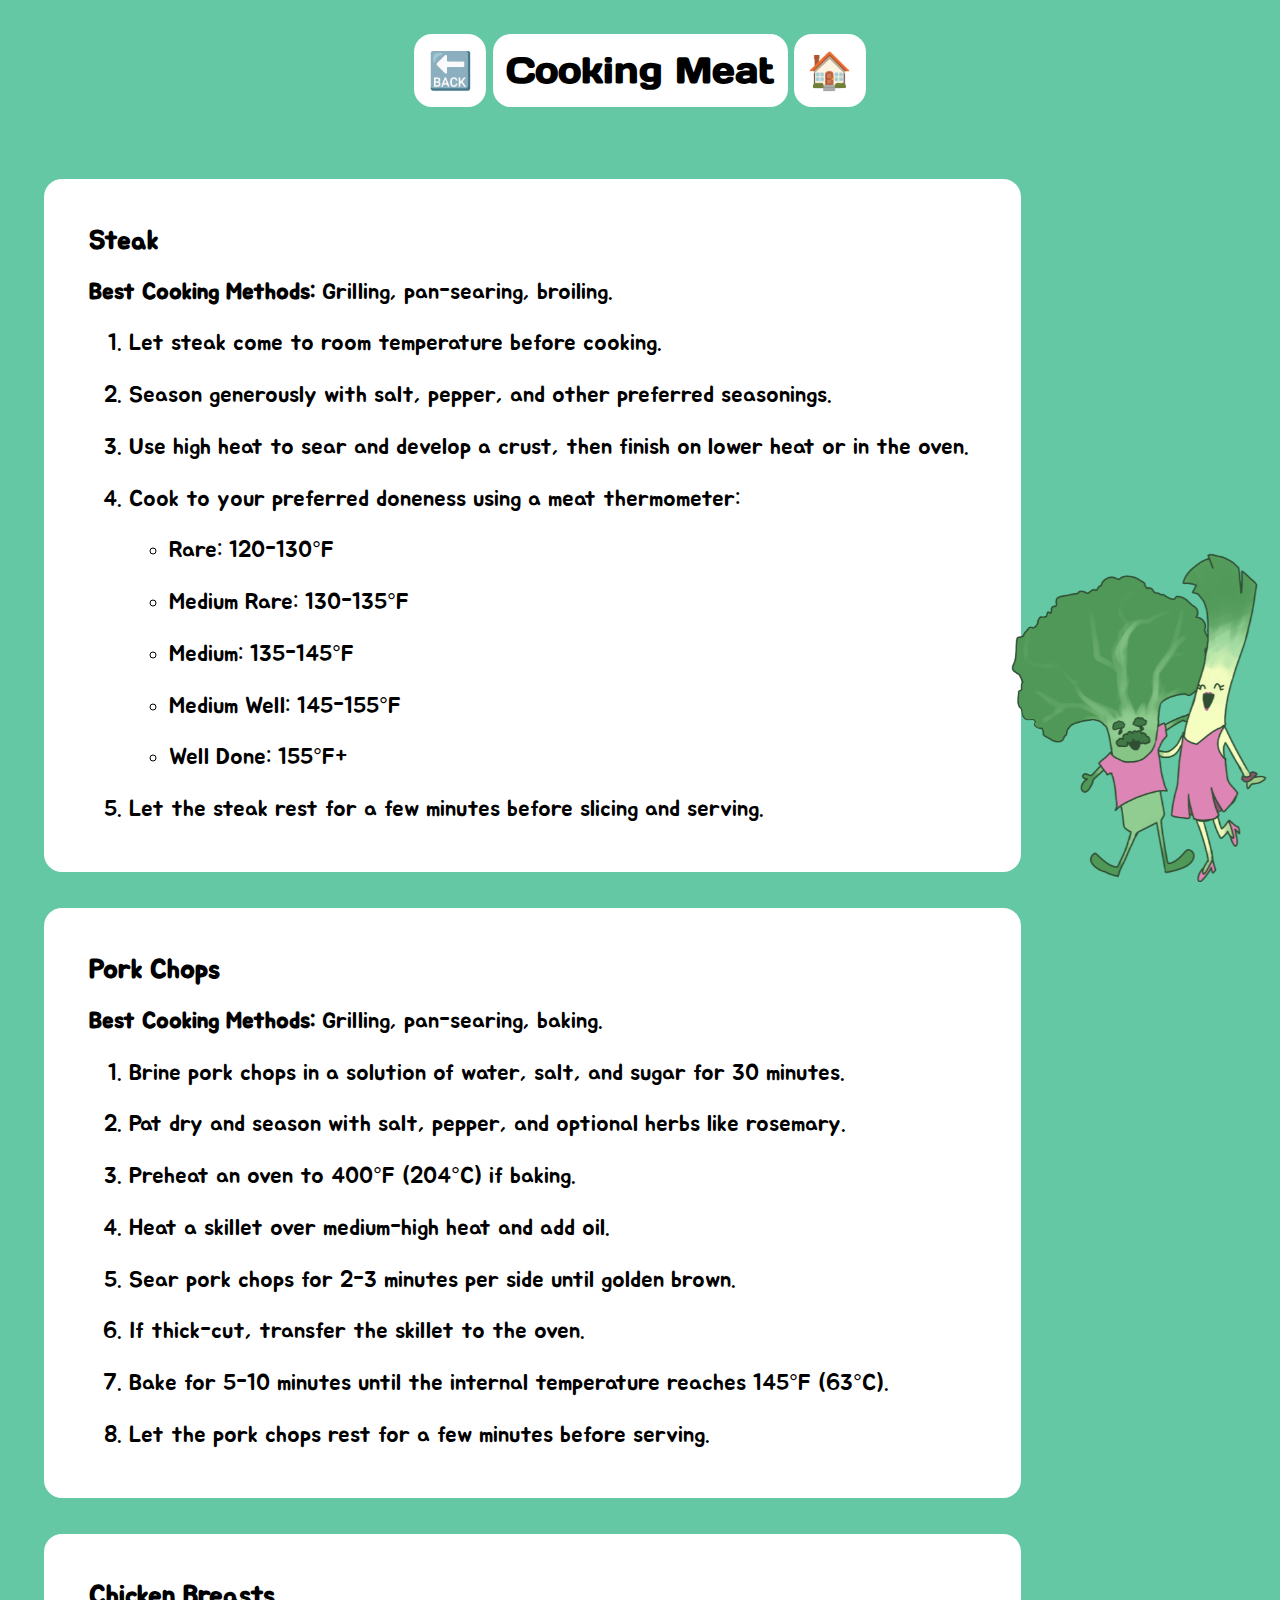
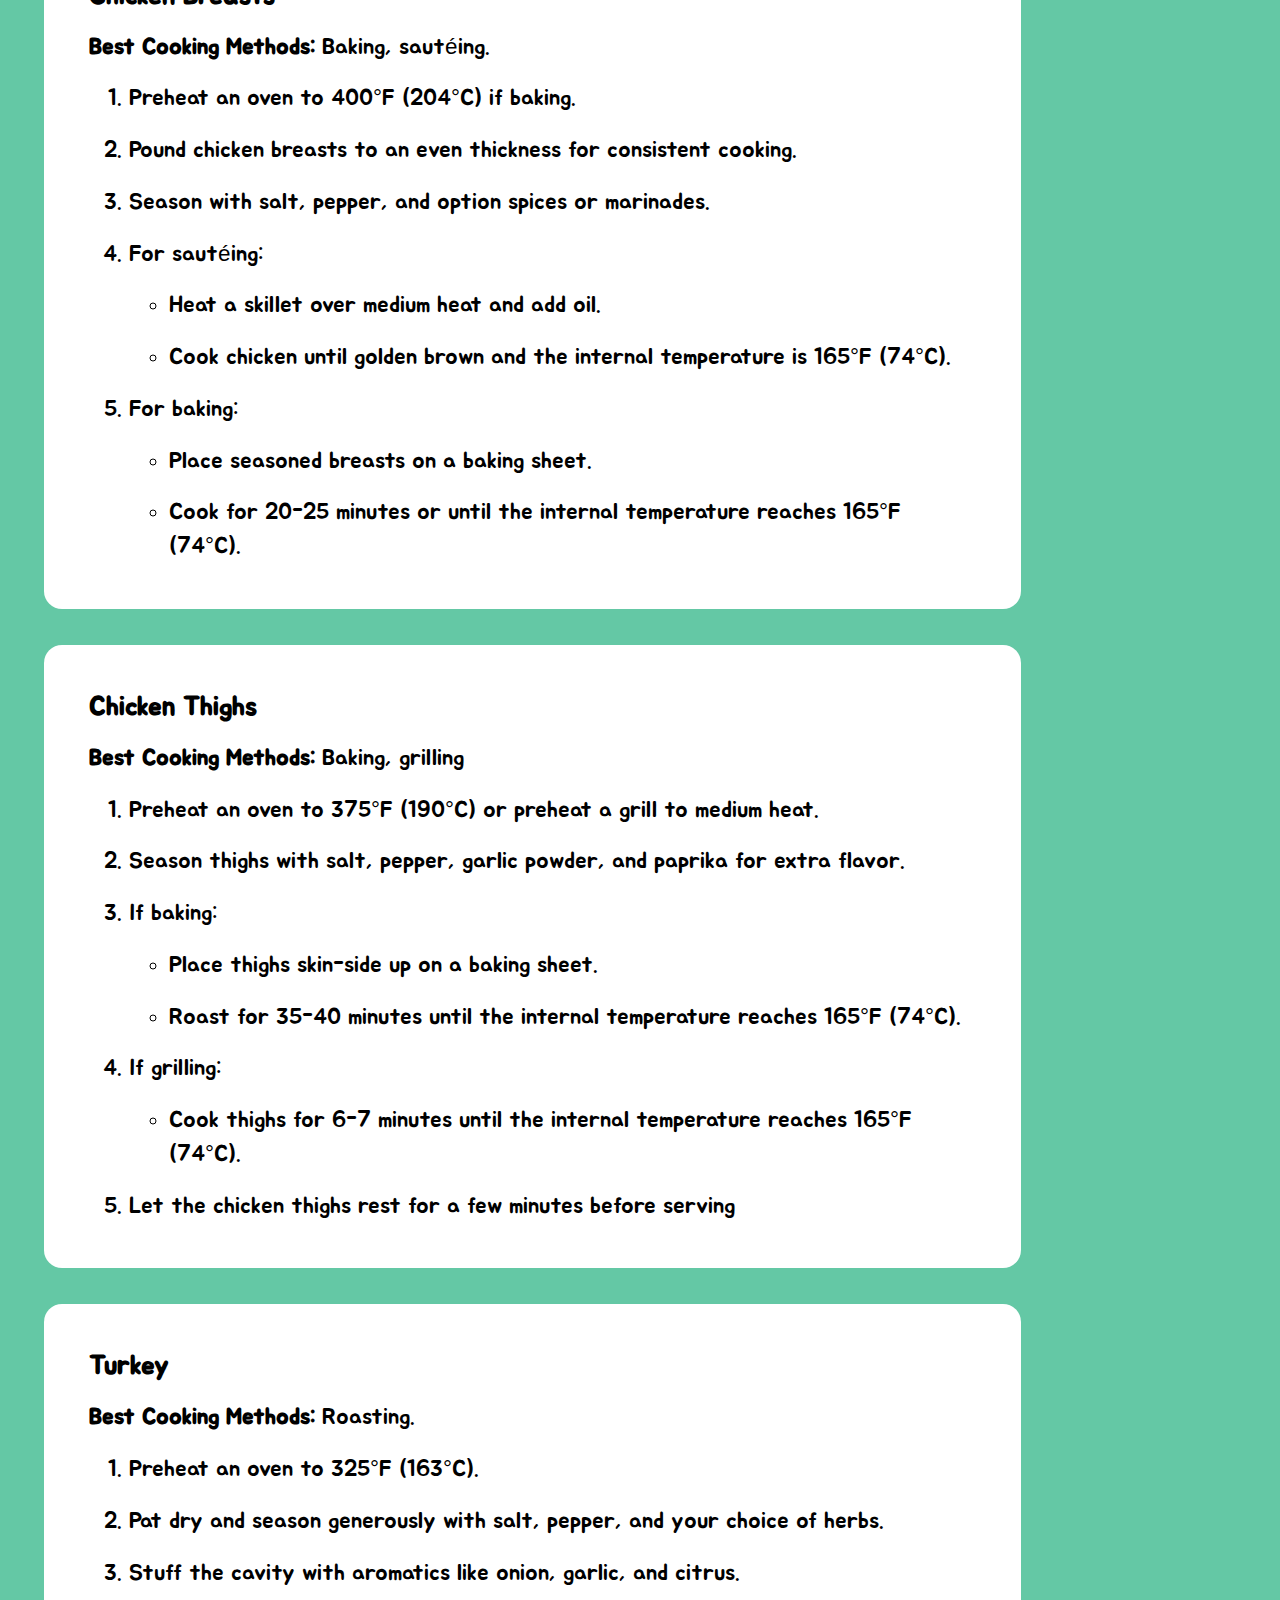
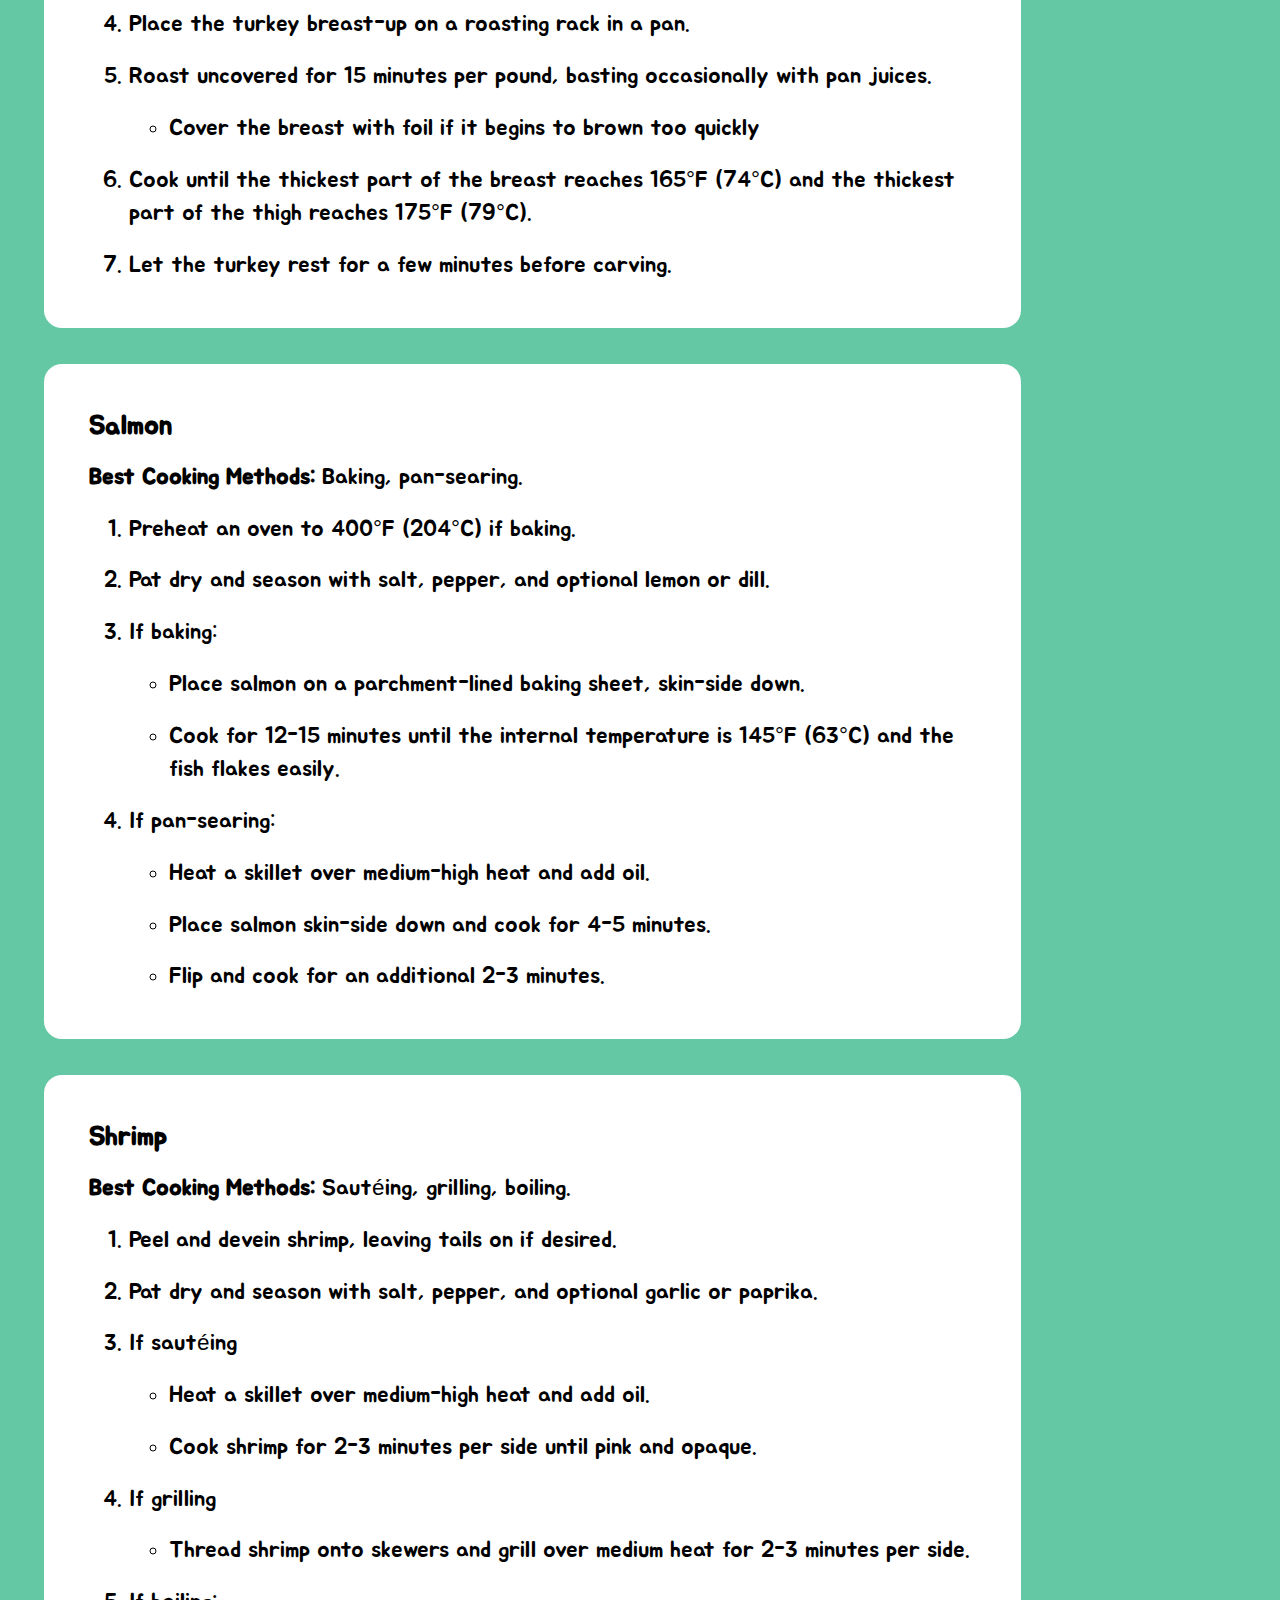
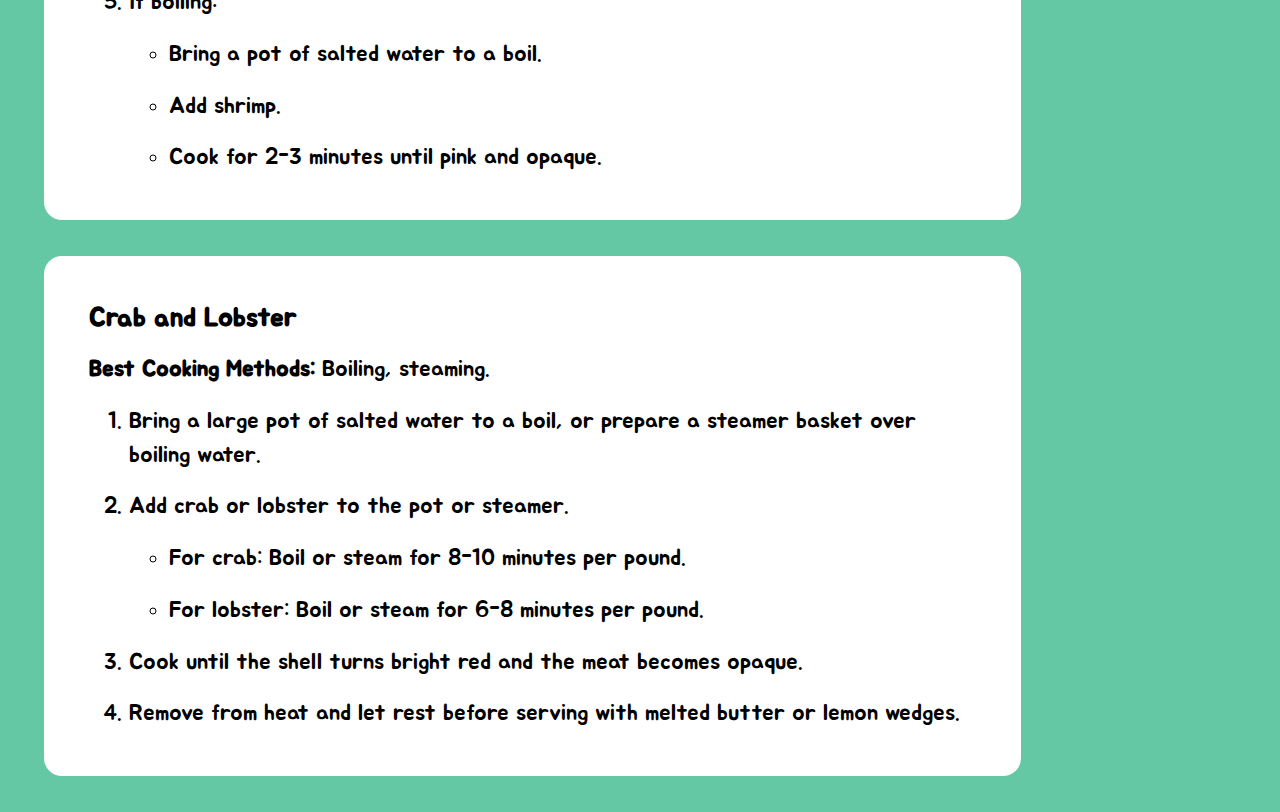
<file: html/meat.html>
<!DOCTYPE html>
<html lang="en">
<head>
    <meta charset="UTF-8">
    <meta name="viewport" content="width=device-width, initial-scale=1.0">
    <title>Cooking Meat</title>
    <link rel="stylesheet" href="../css/meat.css">
    <link rel="icon" type="image/x-icon" href="/assets/favicon.ico">
    <link href="https://fonts.googleapis.com/css2?family=Days+One&display=swap" rel="stylesheet">
    <link href="https://fonts.googleapis.com/css2?family=Jua&display=swap" rel="stylesheet">
</head>
<body>
    <div class="headers">
        <a href="../guide.html" style="text-decoration: none;"><h1>🔙</h1></a>
        <h1>Cooking Meat</h1>
        <a href="../index.html" style="text-decoration: none;"><h1>🏠</h1></a>
    </div>

    <img src="../assets/avatars/mrbroccoli.png" alt="Mr Broccoli" class="avatar">

    <div class="category">
        <h2>Steak</h2>
        <p><strong>Best Cooking Methods:</strong> Grilling, pan-searing, broiling.</p>
        <ol>
            <li>Let steak come to room temperature before cooking.</li>
            <li>Season generously with salt, pepper, and other preferred seasonings.</li>
            <li>Use high heat to sear and develop a crust, then finish on lower heat or in the oven.</li>
            <li>Cook to your preferred doneness using a meat thermometer:</li>
            <ul>
                <li>Rare: 120-130°F</li>
                <li>Medium Rare: 130-135°F</li>
                <li>Medium: 135-145°F</li>
                <li>Medium Well: 145-155°F</li>
                <li>Well Done: 155°F+</li>
            </ul>
            <li>Let the steak rest for a few minutes before slicing and serving.</li>
        </ol>
    </div>

    <div class="category">
        <h2>Pork Chops</h2>
        <p><strong>Best Cooking Methods:</strong> Grilling, pan-searing, baking.</p>
        <ol>
            <li>Brine pork chops in a solution of water, salt, and sugar for 30 minutes.</li>
            <li>Pat dry and season with salt, pepper, and optional herbs like rosemary.</li>
            <li>Preheat an oven to 400°F (204°C) if baking.</li>
            <li>Heat a skillet over medium-high heat and add oil.</li>
            <li>Sear pork chops for 2-3 minutes per side until golden brown.</li>
            <li>If thick-cut, transfer the skillet to the oven.</li>
            <li>Bake for 5-10 minutes until the internal temperature reaches 145°F (63°C).</li>
            <li>Let the pork chops rest for a few minutes before serving.</li>
        </ol>
    </div>

    <div class="category">
        <h2>Chicken Breasts</h2>
        <p><strong>Best Cooking Methods:</strong> Baking, sautéing.</p>
        <ol>
            <li>Preheat an oven to 400°F (204°C) if baking.</li>
            <li>Pound chicken breasts to an even thickness for consistent cooking.</li>
            <li>Season with salt, pepper, and option spices or marinades.</li>
            <li>For sautéing:</li>
            <ul>
                <li>Heat a skillet over medium heat and add oil.</li>
                <li>Cook chicken until golden brown and the internal temperature is 165°F (74°C).</li>
            </ul>
            <li>For baking:</li>
            <ul>
                <li>Place seasoned breasts on a baking sheet.</li>
                <li>Cook for 20-25 minutes or until the internal temperature reaches 165°F (74°C).</li>
            </ul>
        </ol>
    </div>

    <div class="category">
        <h2>Chicken Thighs</h2>
        <p><strong>Best Cooking Methods:</strong> Baking, grilling</p>
        <ol>
            <li>Preheat an oven to 375°F (190°C) or preheat a grill to medium heat.</li>
            <li>Season thighs with salt, pepper, garlic powder, and paprika for extra flavor.</li>
            <li>If baking:</li>
            <ul>
                <li>Place thighs skin-side up on a baking sheet.</li>
                <li>Roast for 35-40 minutes until the internal temperature reaches 165°F (74°C).</li>
            </ul>
            <li>If grilling:</li>
            <ul>
                <li>Cook thighs for 6-7 minutes until the internal temperature reaches 165°F (74°C).</li>
            </ul>
            <li>Let the chicken thighs rest for a few minutes before serving</li>
        </ol>
    </div>

    <div class="category">
        <h2>Turkey</h2>
        <p><strong>Best Cooking Methods:</strong> Roasting.</p>
        <ol>
            <li>Preheat an oven to 325°F (163°C).</li>
            <li>Pat dry and season generously with salt, pepper, and your choice of herbs.</li>
            <li>Stuff the cavity with aromatics like onion, garlic, and citrus.</li>
            <li>Place the turkey breast-up on a roasting rack in a pan.</li>
            <li>Roast uncovered for 15 minutes per pound, basting occasionally with pan juices.</li>
            <ul>
                <li>Cover the breast with foil if it begins to brown too quickly</li>
            </ul>
            <li>Cook until the thickest part of the breast reaches 165°F (74°C) and the thickest part of the thigh reaches 175°F (79°C).</li>
            <li>Let the turkey rest for a few minutes before carving.</li>
        </ol>
    </div>

    <div class="category">
        <h2>Salmon</h2>
        <p><strong>Best Cooking Methods:</strong> Baking, pan-searing.</p>
        <ol>
            <li>Preheat an oven to 400°F (204°C) if baking.</li>
            <li>Pat dry and season with salt, pepper, and optional lemon or dill.</li>
            <li>If baking:</li>
            <ul>
                <li>Place salmon on a parchment-lined baking sheet, skin-side down.</li>
                <li>Cook for 12-15 minutes until the internal temperature is 145°F (63°C) and the fish flakes easily.</li>
            </ul>
            <li>If pan-searing:</li>
            <ul>
                <li>Heat a skillet over medium-high heat and add oil.</li>
                <li>Place salmon skin-side down and cook for 4-5 minutes.</li>
                <li>Flip and cook for an additional 2-3 minutes.</li>
            </ul>
        </ol>
    </div>

    <div class="category">
        <h2>Shrimp</h2>
        <p><strong>Best Cooking Methods:</strong> Sautéing, grilling, boiling.</p>
        <ol>
            <li>Peel and devein shrimp, leaving tails on if desired.</li>
            <li>Pat dry and season with salt, pepper, and optional garlic or paprika.</li>
            <li>If sautéing</li>
            <ul>
                <li>Heat a skillet over medium-high heat and add oil.</li>
                <li>Cook shrimp for 2-3 minutes per side until pink and opaque.</li>
            </ul>
            <li>If grilling</li>
            <ul>
                <li>Thread shrimp onto skewers and grill over medium heat for 2-3 minutes per side.</li>
            </ul>
            <li>If boiling:</li>
            <ul>
                <li>Bring a pot of salted water to a boil.</li>
                <li>Add shrimp.</li>
                <li>Cook for 2-3 minutes until pink and opaque.</li>
            </ul>
        </ol>
    </div>

    <div class="category">
        <h2>Crab and Lobster</h2>
        <p><strong>Best Cooking Methods:</strong> Boiling, steaming.</p>
        <ol>
            <li>Bring a large pot of salted water to a boil, or prepare a steamer basket over boiling water.</li>
            <li>Add crab or lobster to the pot or steamer.</li>
            <ul>
                <li>For crab: Boil or steam for 8-10 minutes per pound.</li>
                <li>For lobster: Boil or steam for 6-8 minutes per pound.</li>
            </ul>
            <li>Cook until the shell turns bright red and the meat becomes opaque.</li>
            <li>Remove from heat and let rest before serving with melted butter or lemon wedges.</li>
        </ol>
    </div>
</body>
</file>
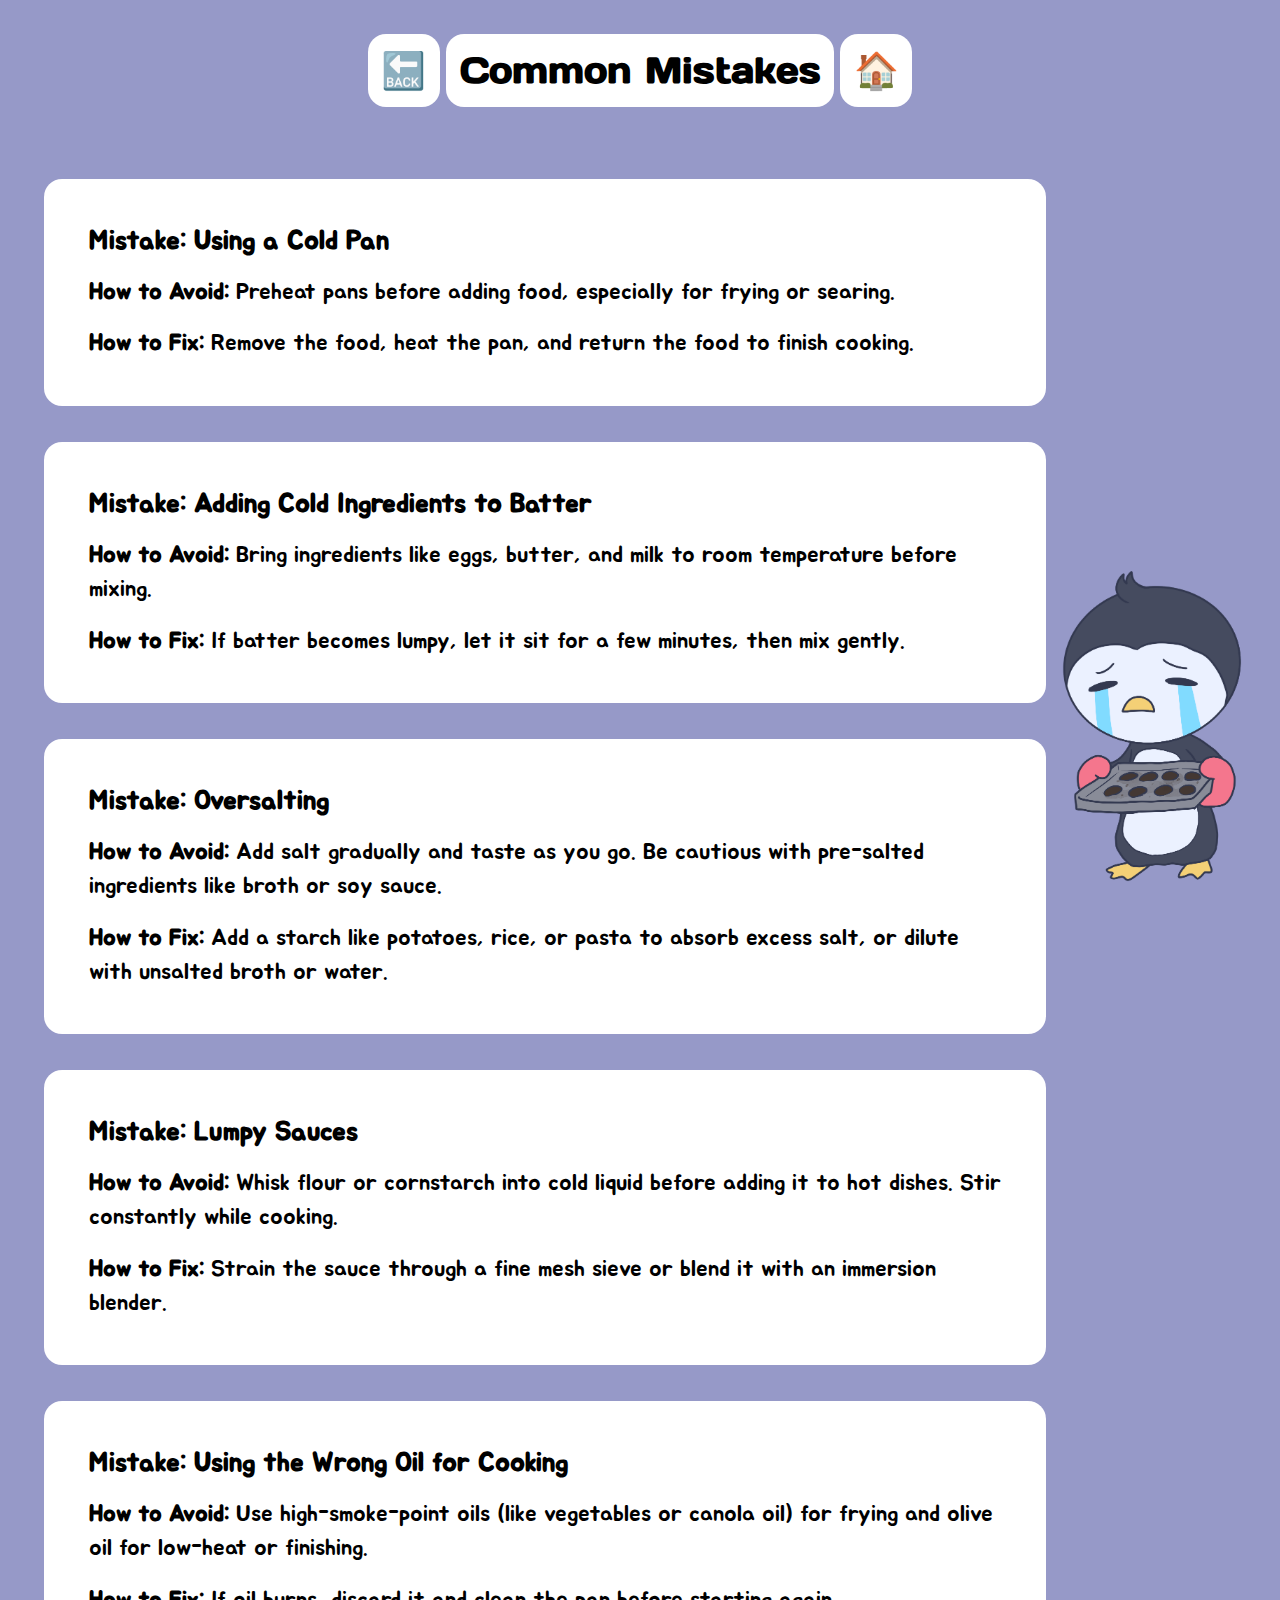
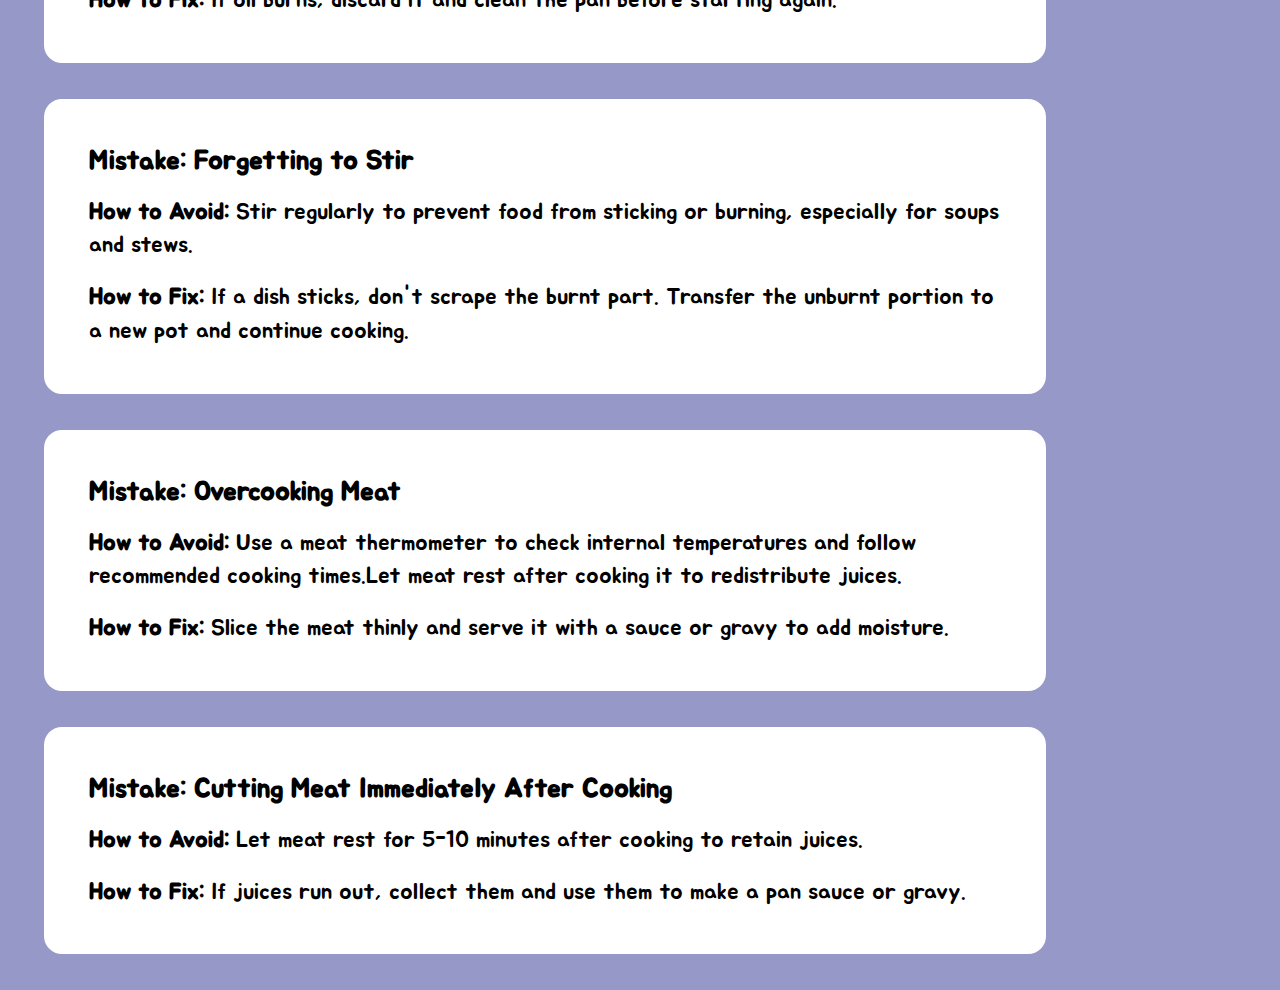
<file: html/mistakes.html>
<!DOCTYPE html>
<html lang="en">
<head>
    <meta charset="UTF-8">
    <meta name="viewport" content="width=device-width, initial-scale=1.0">
    <title>Common Mistakes</title>
    <link rel="stylesheet" href="../css/mistakes.css">
    <link rel="icon" type="image/x-icon" href="/assets/favicon.ico">
    <link href="https://fonts.googleapis.com/css2?family=Days+One&display=swap" rel="stylesheet">
    <link href="https://fonts.googleapis.com/css2?family=Jua&display=swap" rel="stylesheet">
</head>
<body>
    <div class="headers">
        <a href="../guide.html" style="text-decoration: none;"><h1>🔙</h1></a>
        <h1>Common Mistakes</h1>
        <a href="../index.html" style="text-decoration: none;"><h1>🏠</h1></a>
    </div>

    <img src="../assets/avatars/sadpenguin.png" alt="Sad penguin" class="avatar">

    <div class="mistake">
        <h2>Mistake: Using a Cold Pan</h2>
        <p class="details"><strong>How to Avoid:</strong> Preheat pans before adding food, especially for frying or searing.</p>
        <p class="details"><strong>How to Fix:</strong> Remove the food, heat the pan, and return the food to finish cooking.</p>
    </div>

    <div class="mistake">
        <h2>Mistake: Adding Cold Ingredients to Batter</h2>
        <p class="details"><strong>How to Avoid:</strong> Bring ingredients like eggs, butter, and milk to room temperature before mixing.</p>
        <p class="details"><strong>How to Fix:</strong> If batter becomes lumpy, let it sit for a few minutes, then mix gently.</p>
    </div>

    <div class="mistake">
        <h2>Mistake: Oversalting</h2>
        <p class="details"><strong>How to Avoid:</strong> Add salt gradually and taste as you go. Be cautious with pre-salted ingredients like broth or soy sauce.</p>
        <p class="details"><strong>How to Fix:</strong> Add a starch like potatoes, rice, or pasta to absorb excess salt, or dilute with unsalted broth or water.</p>
    </div>

    <div class="mistake">
        <h2>Mistake: Lumpy Sauces</h2>
        <p class="details"><strong>How to Avoid:</strong> Whisk flour or cornstarch into cold liquid before adding it to hot dishes. Stir constantly while cooking.</p>
        <p class="details"><strong>How to Fix:</strong> Strain the sauce through a fine mesh sieve or blend it with an immersion blender.</p>
    </div>

    <div class="mistake">
        <h2>Mistake: Using the Wrong Oil for Cooking</h2>
        <p class="details"><strong>How to Avoid:</strong> Use high-smoke-point oils (like vegetables or canola oil) for frying and olive oil for low-heat or finishing.</p>
        <p class="details"><strong>How to Fix:</strong> If oil burns, discard it and clean the pan before starting again.</p>
    </div>

    <div class="mistake">
        <h2>Mistake: Forgetting to Stir</h2>
        <p class="details"><strong>How to Avoid:</strong> Stir regularly to prevent food from sticking or burning, especially for soups and stews.</p>
        <p class="details"><strong>How to Fix:</strong> If a dish sticks, don't scrape the burnt part. Transfer the unburnt portion to a new pot and continue cooking.</p>
    </div>

    <div class="mistake">
        <h2>Mistake: Overcooking Meat</h2>
        <p class="details"><strong>How to Avoid:</strong> Use a meat thermometer to check internal temperatures and follow recommended cooking times.Let meat rest after cooking it to redistribute juices.</p>
        <p class="details"><strong>How to Fix:</strong> Slice the meat thinly and serve it with a sauce or gravy to add moisture.</p>
    </div>

    <div class="mistake">
        <h2>Mistake: Cutting Meat Immediately After Cooking</h2>
        <p class="details"><strong>How to Avoid:</strong> Let meat rest for 5-10 minutes after cooking to retain juices.</p>
        <p class="details"><strong>How to Fix:</strong> If juices run out, collect them and use them to make a pan sauce or gravy.</p>
    </div>

</body>
</file>
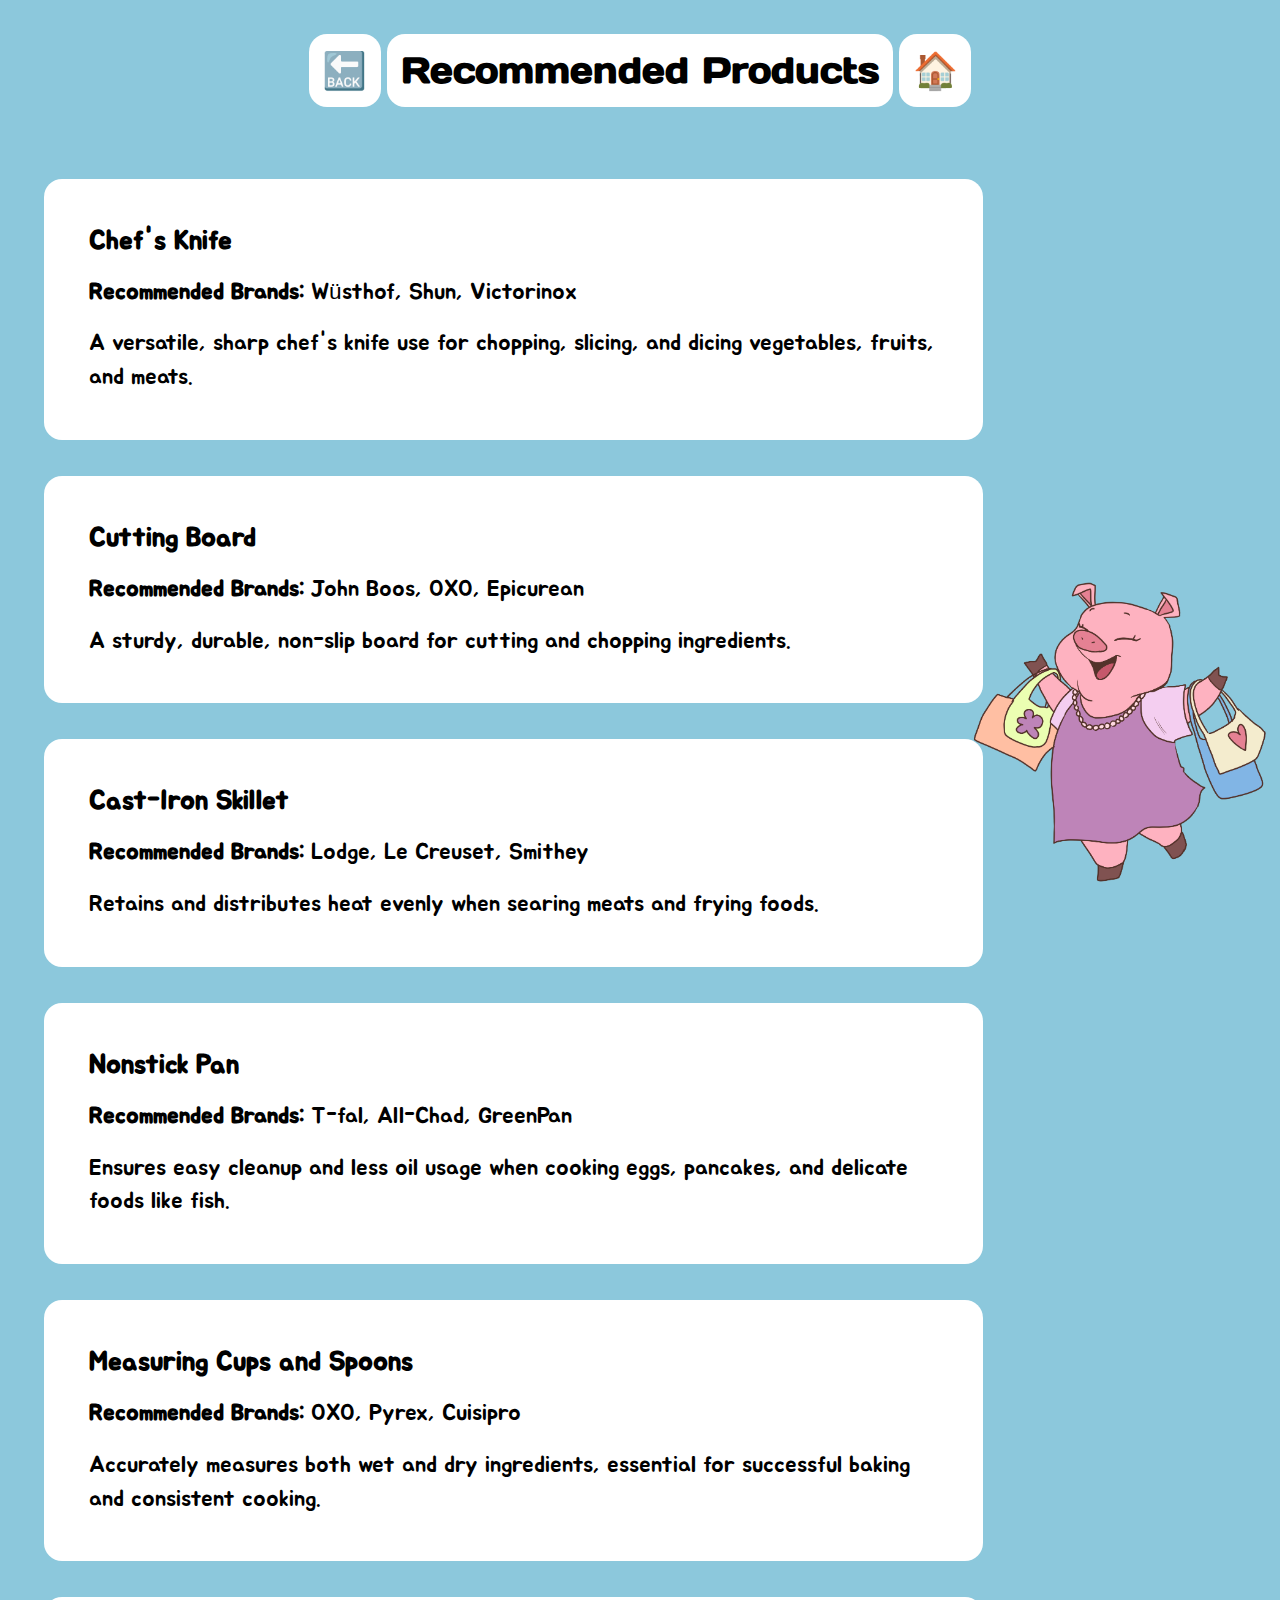
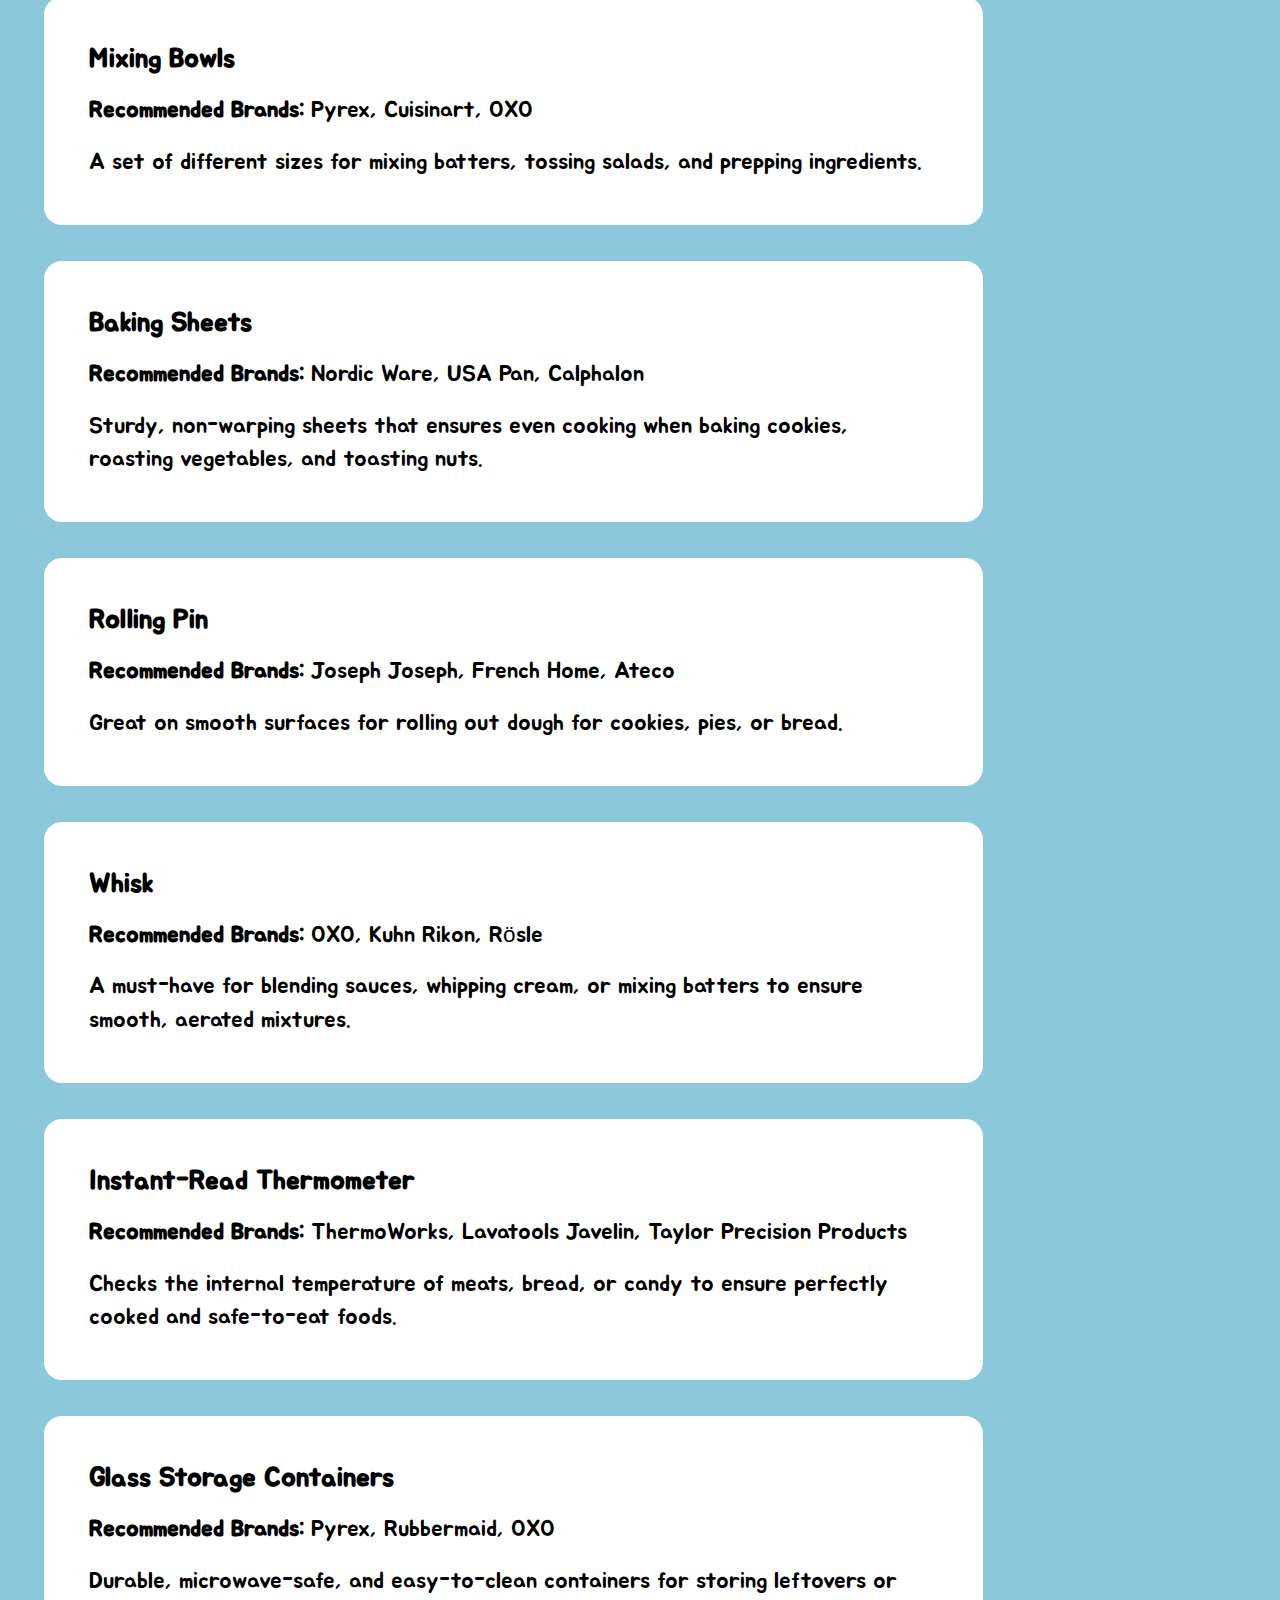
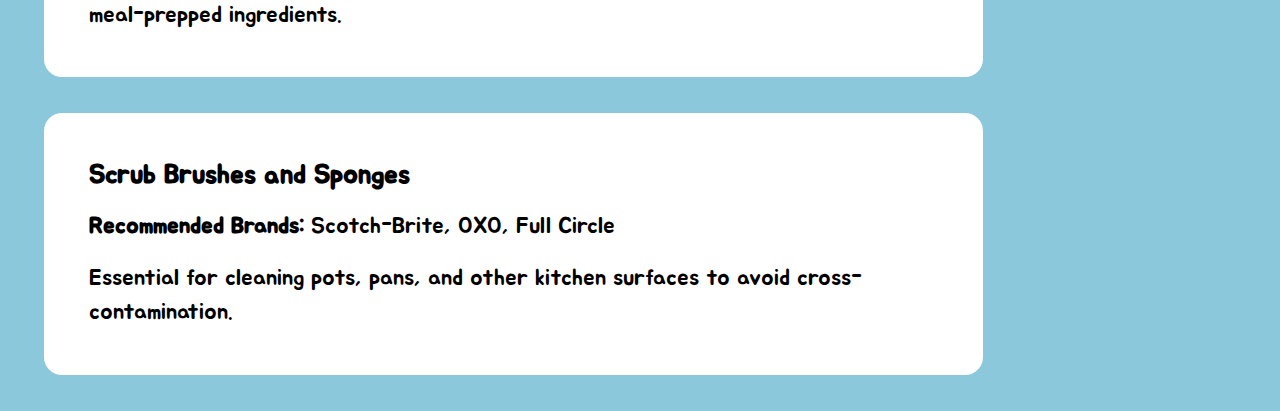
<file: html/products.html>
<!DOCTYPE html>
<html lang="en">
<head>
    <meta charset="UTF-8">
    <meta name="viewport" content="width=device-width, initial-scale=1.0">
    <title>Recommended Products</title>
    <link rel="stylesheet" href="../css/products.css">
    <link rel="icon" type="image/x-icon" href="/assets/favicon.ico">
    <link href="https://fonts.googleapis.com/css2?family=Days+One&display=swap" rel="stylesheet">
    <link href="https://fonts.googleapis.com/css2?family=Jua&display=swap" rel="stylesheet">
</head>
<body>
    <div class="headers">
        <a href="../guide.html" style="text-decoration: none;"><h1>🔙</h1></a>
        <h1>Recommended Products</h1>
        <a href="../index.html" style="text-decoration: none;"><h1>🏠</h1></a>
    </div>

    <img src="../assets/avatars/misschristybacon.png" alt="Miss Christy Bacon" class="avatar">

    <div class="product">
        <h2>Chef's Knife</h2>
        <p><strong>Recommended Brands:</strong> Wüsthof, Shun, Victorinox</p>
        <p>A versatile, sharp chef's knife use for chopping, slicing, and dicing vegetables, fruits, and meats.</p>
    </div>

    <div class="product">
        <h2>Cutting Board</h2>
        <p><strong>Recommended Brands:</strong> John Boos, OXO, Epicurean</p>
        <p>A sturdy, durable, non-slip board for cutting and chopping ingredients.</p>
    </div>

    <div class="product">
        <h2>Cast-Iron Skillet</h2>
        <p><strong>Recommended Brands:</strong> Lodge, Le Creuset, Smithey</p>
        <p>Retains and distributes heat evenly when searing meats and frying foods.</p>
    </div>

    <div class="product">
        <h2>Nonstick Pan</h2>
        <p><strong>Recommended Brands:</strong> T-fal, All-Chad, GreenPan</p>
        <p>Ensures easy cleanup and less oil usage when cooking eggs, pancakes, and delicate foods like fish.</p>
    </div>

    <div class="product">
        <h2>Measuring Cups and Spoons</h2>
        <p><strong>Recommended Brands:</strong> OXO, Pyrex, Cuisipro</p>
        <p>Accurately measures both wet and dry ingredients, essential for successful baking and consistent cooking.</p>
    </div>

    <div class="product">
        <h2>Mixing Bowls</h2>
        <p><strong>Recommended Brands:</strong> Pyrex, Cuisinart, OXO</p>
        <p>A set of different sizes for mixing batters, tossing salads, and prepping ingredients.</p>
    </div>

    <div class="product">
        <h2>Baking Sheets</h2>
        <p><strong>Recommended Brands:</strong> Nordic Ware, USA Pan, Calphalon</p>
        <p>Sturdy, non-warping sheets that ensures even cooking when baking cookies, roasting vegetables, and toasting nuts.</p>
    </div>

    <div class="product">
        <h2>Rolling Pin</h2>
        <p><strong>Recommended Brands:</strong> Joseph Joseph, French Home, Ateco</p>
        <p>Great on smooth surfaces for rolling out dough for cookies, pies, or bread.</p>
    </div>

    <div class="product">
        <h2>Whisk</h2>
        <p><strong>Recommended Brands:</strong> OXO, Kuhn Rikon, Rösle</p>
        <p>A must-have for blending sauces, whipping cream, or mixing batters to ensure smooth, aerated mixtures.</p>
    </div>

    <div class="product">
        <h2>Instant-Read Thermometer</h2>
        <p><strong>Recommended Brands:</strong> ThermoWorks, Lavatools Javelin, Taylor Precision Products</p>
        <p>Checks the internal temperature of meats, bread, or candy to ensure perfectly cooked and safe-to-eat foods.</p>
    </div>

    <div class="product">
        <h2>Glass Storage Containers</h2>
        <p><strong>Recommended Brands:</strong> Pyrex, Rubbermaid, OXO</p>
        <p>Durable, microwave-safe, and easy-to-clean containers for storing leftovers or meal-prepped ingredients.</p>
    </div>

    <div class="product">
        <h2>Scrub Brushes and Sponges</h2>
        <p><strong>Recommended Brands:</strong> Scotch-Brite, OXO, Full Circle</p>
        <p>Essential for cleaning pots, pans, and other kitchen surfaces to avoid cross-contamination.</p>
    </div>

</body>
</file>
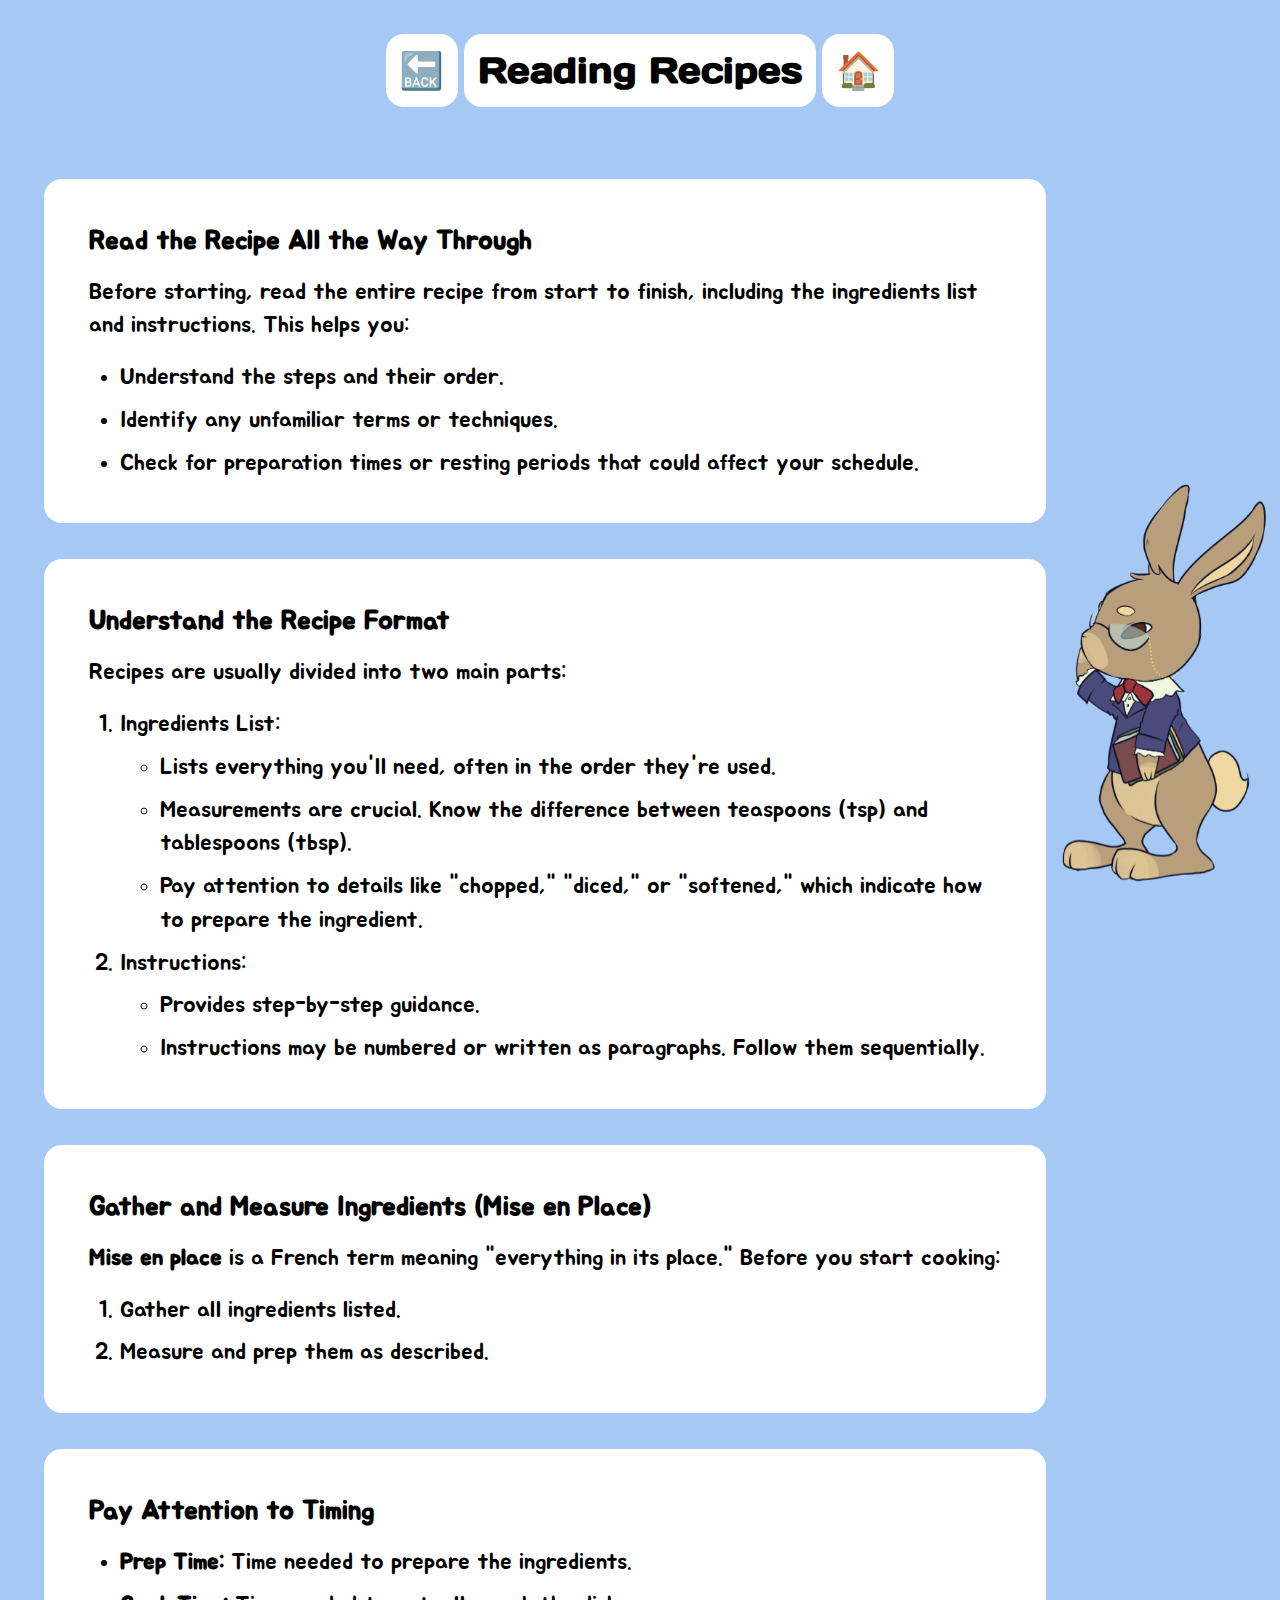
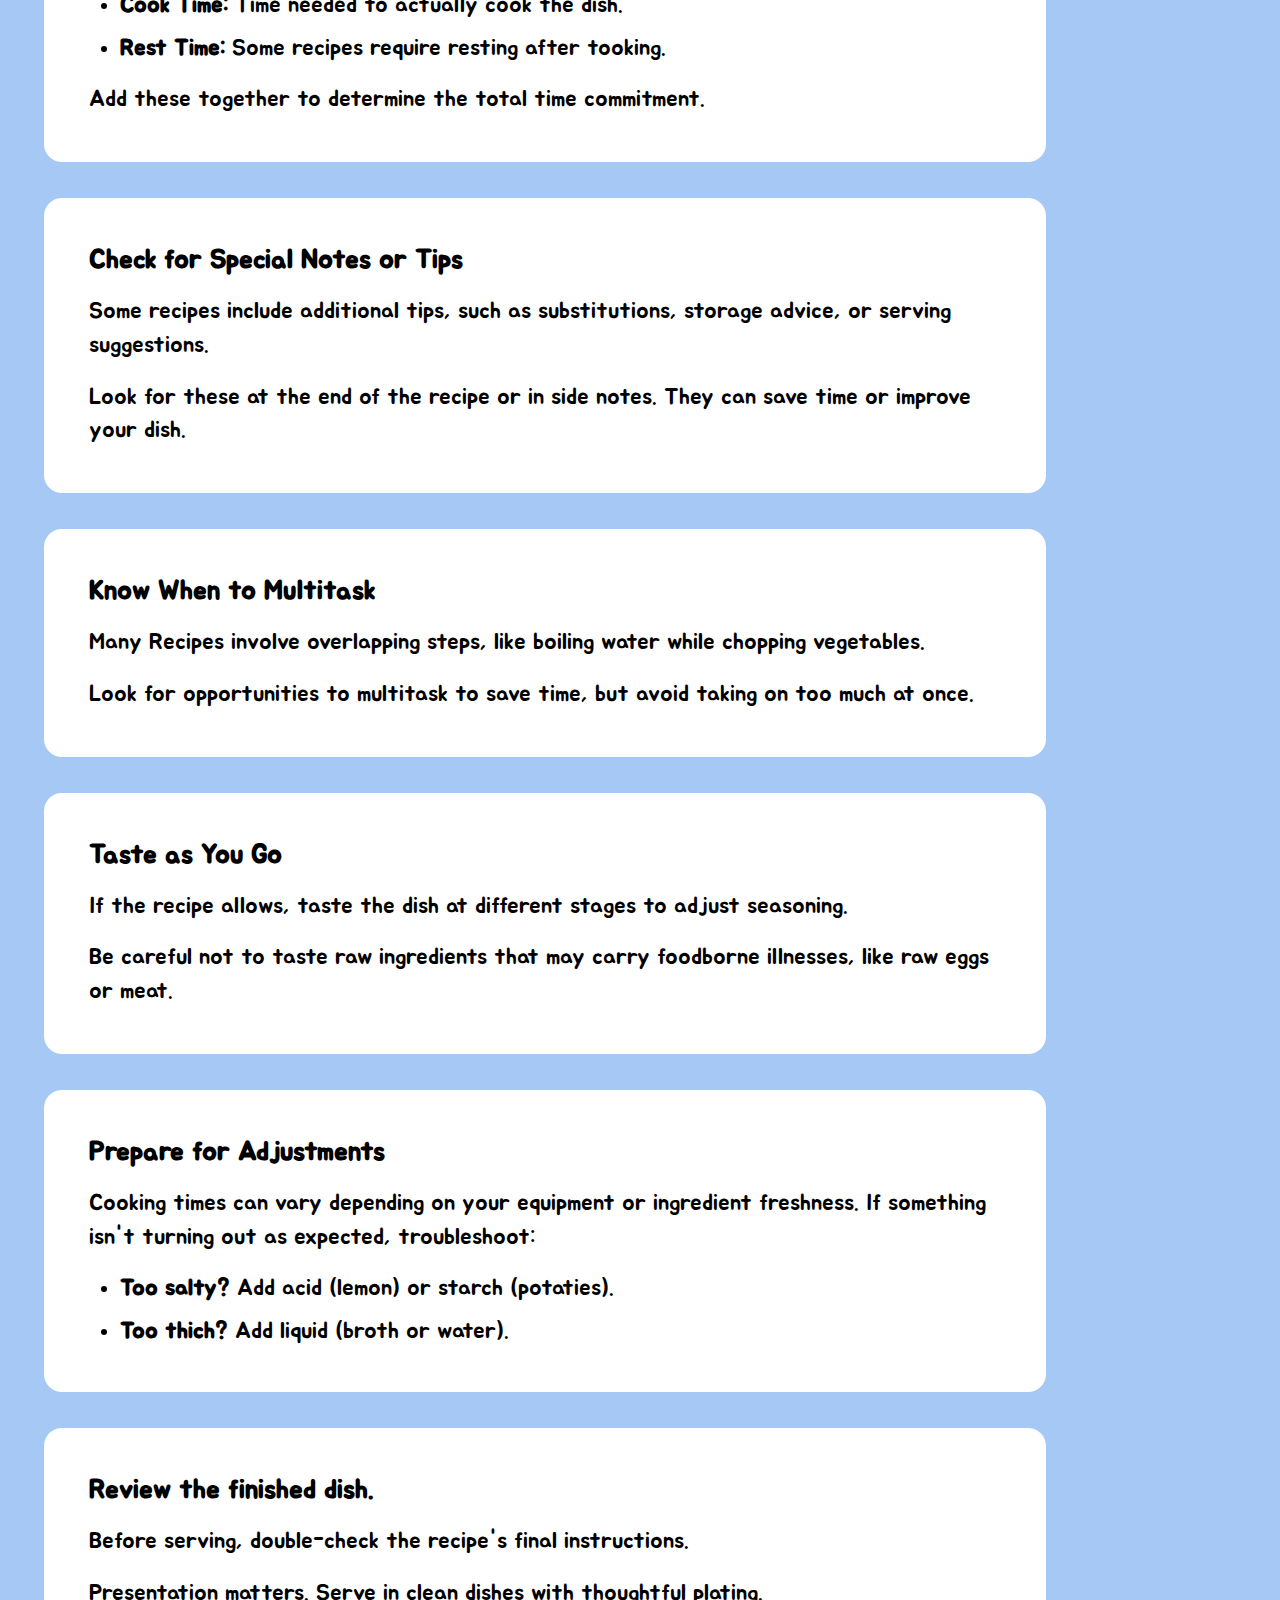
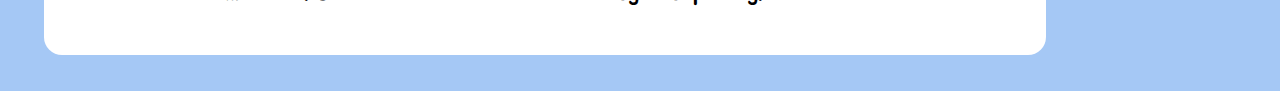
<file: html/reading.html>
<!DOCTYPE html>
<html lang="en">
<head>
    <meta charset="UTF-8">
    <meta name="viewport" content="width=device-width, initial-scale=1.0">
    <title>Reading recipes</title>
    <link rel="stylesheet" href="../css/reading.css">
    <link rel="icon" type="image/x-icon" href="/assets/favicon.ico">
    <link href="https://fonts.googleapis.com/css2?family=Days+One&display=swap" rel="stylesheet">
    <link href="https://fonts.googleapis.com/css2?family=Jua&display=swap" rel="stylesheet">
</head>
<body>
    <div class="headers">
        <a href="../guide.html" style="text-decoration: none;"><h1>🔙</h1></a>
        <h1>Reading Recipes</h1>
        <a href="../index.html" style="text-decoration: none;"><h1>🏠</h1></a>
    </div>

    <img src="../assets/avatars/wabbti.png" alt="Smart rabbit" class="avatar">

    <div class="instruction">
        <h2>Read the Recipe All the Way Through</h2>
        <p>Before starting, read the entire recipe from start to finish, including the ingredients list and instructions. This helps you:</p>
        <ul>
            <li>Understand the steps and their order.</li>
            <li>Identify any unfamiliar terms or techniques.</li>
            <li>Check for preparation times or resting periods that could affect your schedule.</li>
        </ul>
    </div>

    <div class="instruction">
        <h2>Understand the Recipe Format</h2>
        <p>Recipes are usually divided into two main parts:</p>
        <ol>
            <li>Ingredients List:</li>
            <ul>
                <li>Lists everything you'll need, often in the order they're used.</li>
                <li>Measurements are crucial. Know the difference between teaspoons (tsp) and tablespoons (tbsp).</li>
                <li>Pay attention to details like "chopped," "diced," or "softened," which indicate how to prepare the ingredient.</li>
            </ul>
            <li>Instructions:</li>
            <ul>
                <li>Provides step-by-step guidance.</li>
                <li>Instructions may be numbered or written as paragraphs. Follow them sequentially.</li>
            </ul>
        </ol>
    </div>

    <div class="instruction">
        <h2>Gather and Measure Ingredients (Mise en Place)</h2>
        <p><strong>Mise en place</strong> is a French term meaning "everything in its place." Before you start cooking:</p>
        <ol>
            <li>Gather all ingredients listed.</li>
            <li>Measure and prep them as described.</li>
        </ol>
    </div>

    <div class="instruction">
        <h2>Pay Attention to Timing</h2>
        <ul>
            <li><strong>Prep Time:</strong> Time needed to prepare the ingredients.</li>
            <li><strong>Cook Time:</strong> Time needed to actually cook the dish.</li>
            <li><strong>Rest Time:</strong> Some recipes require resting after tooking.</li>
        </ul>
        <p>Add these together to determine the total time commitment.</p>
    </div>

    <div class="instruction">
        <h2>Check for Special Notes or Tips</h2>
        <p>Some recipes include additional tips, such as substitutions, storage advice, or serving suggestions.</p>
        <p>Look for these at the end of the recipe or in side notes. They can save time or improve your dish.</p>
    </div>

    <div class="instruction">
        <h2>Know When to Multitask</h2>
        <p>Many Recipes involve overlapping steps, like boiling water while chopping vegetables.</p>
        <p>Look for opportunities to multitask to save time, but avoid taking on too much at once.</p>
    </div>

    <div class="instruction">
        <h2>Taste as You Go</h2>
        <p>If the recipe allows, taste the dish at different stages to adjust seasoning.</p>
        <p>Be careful not to taste raw ingredients that may carry foodborne illnesses, like raw eggs or meat.</p>
    </div>

    <div class="instruction">
        <h2>Prepare for Adjustments</h2>
        <p>Cooking times can vary depending on your equipment or ingredient freshness. If something isn't turning out as expected, troubleshoot:</p>
        <ul>
            <li><strong>Too salty?</strong> Add acid (lemon) or starch (potaties).</li>
            <li><strong>Too thich?</strong> Add liquid (broth or water).</li>
        </ul>
    </div>

    <div class="instruction">
        <h2>Review the finished dish.</h2>
        <p>Before serving, double-check the recipe's final instructions.</p>
        <p>Presentation matters. Serve in clean dishes with thoughtful plating.</p>
    </div>
</body>
</file>
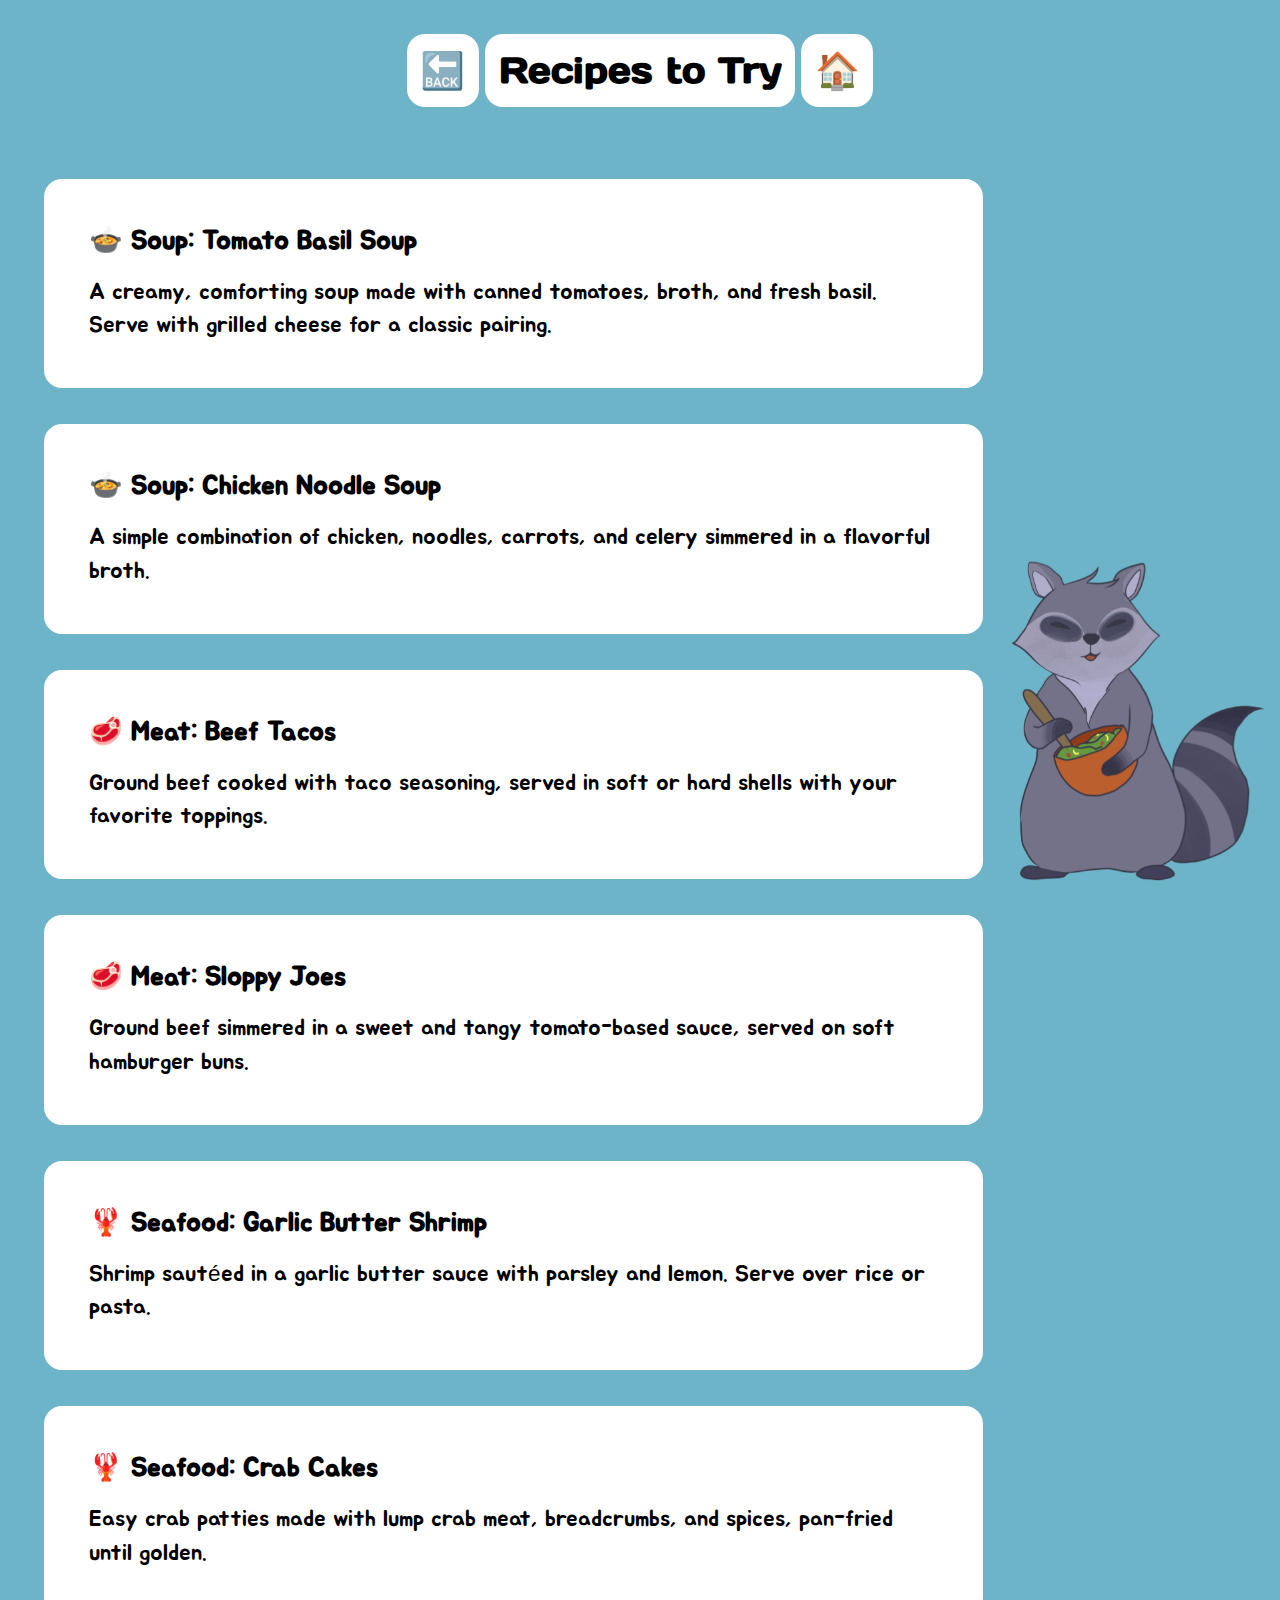
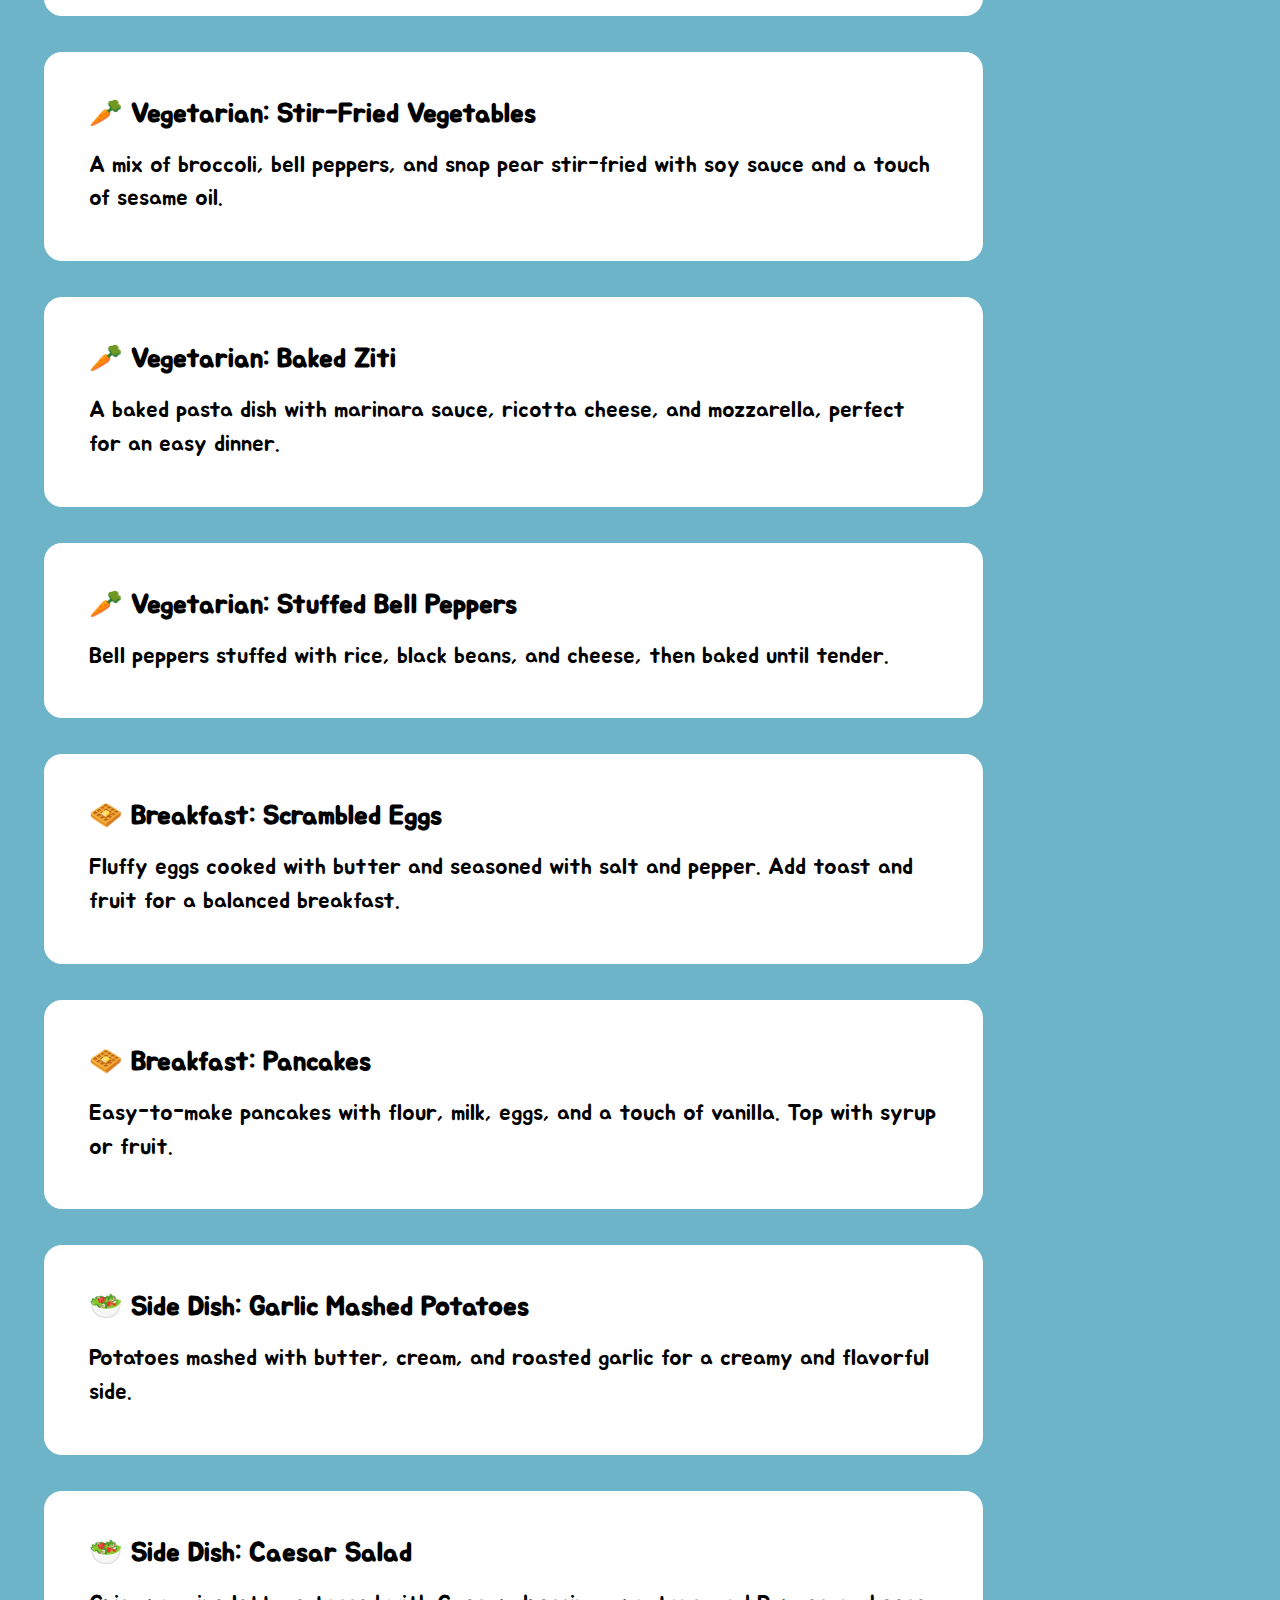
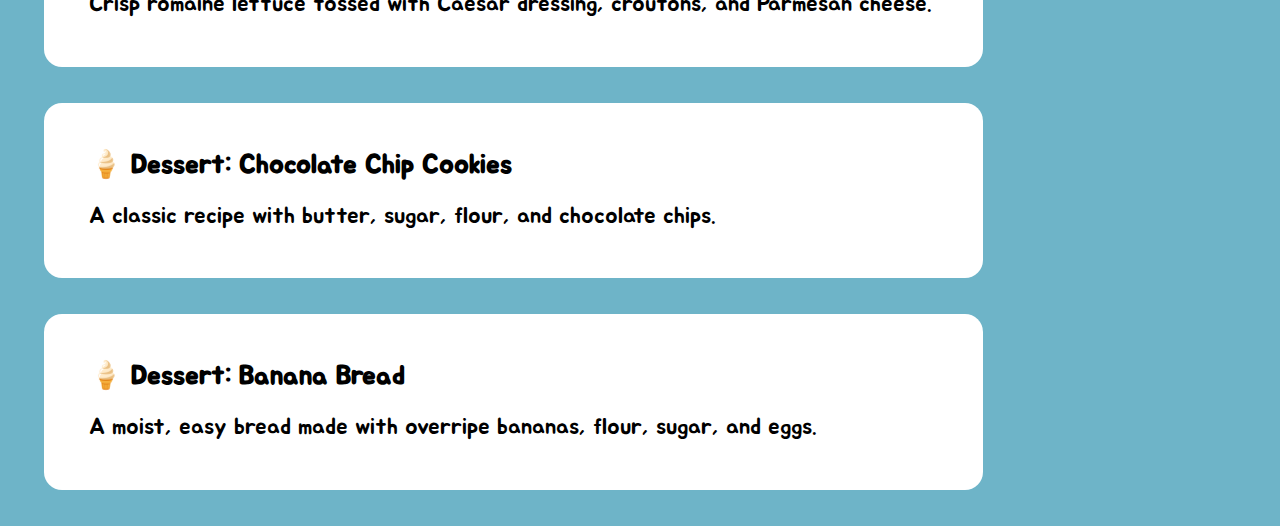
<file: html/recipes.html>
<!DOCTYPE html>
<html lang="en">
<head>
    <meta charset="UTF-8">
    <meta name="viewport" content="width=device-width, initial-scale=1.0">
    <title>Recipes to Try</title>
    <link rel="stylesheet" href="../css/recipes.css">
    <link rel="icon" type="image/x-icon" href="/assets/favicon.ico">
    <link href="https://fonts.googleapis.com/css2?family=Days+One&display=swap" rel="stylesheet">
    <link href="https://fonts.googleapis.com/css2?family=Jua&display=swap" rel="stylesheet">
</head>
<body>
    <div class="headers">
        <a href="../guide.html" style="text-decoration: none;"><h1>🔙</h1></a>
        <h1>Recipes to Try</h1>
        <a href="../index.html" style="text-decoration: none;"><h1>🏠</h1></a>
    </div>

    <img src="../assets/avatars/raccoonstir.png" alt="Raccoon Chef" class="avatar">

    <div class="recipe">
        <h2>🍲 Soup: Tomato Basil Soup</h2>
        <p>A creamy, comforting soup made with canned tomatoes, broth, and fresh basil. Serve with grilled cheese for a classic pairing.</p>
    </div>

    <div class="recipe">
        <h2>🍲 Soup: Chicken Noodle Soup</h2>
        <p>A simple combination of chicken, noodles, carrots, and celery simmered in a flavorful broth.</p>
    </div>

    <div class="recipe">
        <h2>🥩 Meat: Beef Tacos</h2>
        <p>Ground beef cooked with taco seasoning, served in soft or hard shells with your favorite toppings.</p>
    </div>

    <div class="recipe">
        <h2>🥩 Meat: Sloppy Joes</h2>
        <p>Ground beef simmered in a sweet and tangy tomato-based sauce, served on soft hamburger buns.</p>
    </div>

    <div class="recipe">
        <h2>🦞 Seafood: Garlic Butter Shrimp</h2>
        <p>Shrimp sautéed in a garlic butter sauce with parsley and lemon. Serve over rice or pasta.</p>
    </div>

    <div class="recipe">
        <h2>🦞 Seafood: Crab Cakes</h2>
        <p>Easy crab patties made with lump crab meat, breadcrumbs, and spices, pan-fried until golden.</p>
    </div>

    <div class="recipe">
        <h2>🥕 Vegetarian: Stir-Fried Vegetables</h2>
        <p>A mix of broccoli, bell peppers, and snap pear stir-fried with soy sauce and a touch of sesame oil.</p>
    </div>

    <div class="recipe">
        <h2>🥕 Vegetarian: Baked Ziti</h2>
        <p>A baked pasta dish with marinara sauce, ricotta cheese, and mozzarella, perfect for an easy dinner.</p>
    </div>

    <div class="recipe">
        <h2>🥕 Vegetarian: Stuffed Bell Peppers</h2>
        <p>Bell peppers stuffed with rice, black beans, and cheese, then baked until tender.</p>
    </div>

    <div class="recipe">
        <h2>🧇 Breakfast: Scrambled Eggs</h2>
        <p>Fluffy eggs cooked with butter and seasoned with salt and pepper. Add toast and fruit for a balanced breakfast.</p>
    </div>

    <div class="recipe">
        <h2>🧇 Breakfast: Pancakes</h2>
        <p>Easy-to-make pancakes with flour, milk, eggs, and a touch of vanilla. Top with syrup or fruit.</p>
    </div>

    <div class="recipe">
        <h2>🥗 Side Dish: Garlic Mashed Potatoes</h2>
        <p>Potatoes mashed with butter, cream, and roasted garlic for a creamy and flavorful side.</p>
    </div>

    <div class="recipe">
        <h2>🥗 Side Dish: Caesar Salad</h2>
        <p>Crisp romaine lettuce tossed with Caesar dressing, croutons, and Parmesan cheese.</p>
    </div>

    <div class="recipe">
        <h2>🍦 Dessert: Chocolate Chip Cookies</h2>
        <p>A classic recipe with butter, sugar, flour, and chocolate chips.</p>
    </div>

    <div class="recipe">
        <h2>🍦 Dessert: Banana Bread</h2>
        <p>A moist, easy bread made with overripe bananas, flour, sugar, and eggs.</p>
    </div>

</body>
</file>
<file: css/index.css>
body {
    font-family: 'Jua', sans-serif;
    color: rgb(53, 55, 69);
    background-color: rgb(255, 255, 173);
}

h1 {
    background-color: white;
    border-radius: 2vh;
    padding: 1.25vh;
    top: 1vh;
    font-size: 4vw;
    font-family: 'Days One',sans-serif;
    text-align: center;
    color:rgb(200, 165, 100);
    box-shadow: 0 0 0 0.5vh rgb(200, 165, 100);
}

.header {
    display: flex;
    justify-content: center;
    align-items: center;
}

.info {
    position: fixed;
    bottom: 2%;
    left: 50%;
    transform: translateX(-50%);
    font-size: 1vw;
    text-align: center;
    font-family: 'Jua', sans-serif;
}

.pan {
    position: absolute;
    top: 30vh;
    left: 10vw;
    transform: rotateY(180deg);
    width: 40vw;
}

.pan-full {
    opacity: 0;
    transition: 0.25s ease-in-out;
}

.pan-container:hover .pan-full {
    opacity: 1;
}

.chef {
    position: absolute;
    bottom: 1vh;
    right: 10vw;
    width: 30vw;
}

.speech-bubble {
    position: absolute;
    top: 20vh;
    right: 32vw;
    width: 12vw;
    transform: rotateZ(-20deg);
    text-align: center;
}

.bubble-img {
    width: 100%;
}

.bubble-text {
    position: absolute;
    top: 25%;
    left: 50%;
    transform: translate(-50%, -50%);
    width: 80%;
    font-size: 2vw;
    font-family: 'Jua', sans-serif;
}

@media(max-width: 768px) {
    h1 {
        font-size: 8vw;
    }

    .pan {
        width: 80vw;
        top: 65vh;
    }

    .pan-full {
        opacity: 1;
    }

    .chef {
        width: 60vw;
        top: 22vh;
        right: 5vw;
    }

    .speech-bubble {
        top: 17vh;
        left: 7vh;
        width: 35vw;
    }

    .bubble-text {
        font-size: 6vw;
    }

    .info {
        font-size: 4vw;
    }
}
</file>
<file: core-1-int-fa24-demo-main/css/barebones.css>
/*
* Barebones V3
* Copyright 2019 Steve Cochran
*
* Based of Skeleton by Dave Gamache
*
* Free to use under the MIT license.
*/

/* Table of contents
––––––––––––––––––––––––––––––––––––––––––––––––––
- Media Breakpoints
- Variables
- Grid
- Base Styles
- Typography
- Links
- Buttons
- Forms
- Lists
- Code
- Tables
- Spacing
- Utilities
- Clearing
- Media Queries
*/

/* ENV Variables
–––––––––––––––––––––––––––––––––––––––––––––––––– */
/* Media breakpoint variables for use in media queries
* 	Note: this section is currently commented out pending release of 
* 	final CSS env() spec
*  Breakpoints based on 
*	 https://medium.freecodecamp.org/the-100-correct-way-to-do-css-breakpoints-88d6a5ba1862
* 
*/


/* CSS Variables
–––––––––––––––––––––––––––––––––––––––––––––––––– */
html {

	/* default theme: light background, dark text, blue accent */
	--theme-hue: 0;					/* white */
	--accent-hue: 194;			/* blue */

	--text-color-richer: hsl(var(--theme-hue), 0%, 5%);			/* #0d0d0d		*/
	--text-color-normal: hsl(var(--theme-hue), 0%, 13%);		/* #222222 		text color; button:hover:focus color */
	--text-color-softer: hsl(var(--theme-hue), 0%, 33%);		/* #555555 		button color; button:hover border */

  --accent-color: hsl(var(--accent-hue), 86%, 57%);				/* #33C3F0 		link; button-primary bg+border; textarea,select:focus border */
  --accent-color-hover: hsl(var(--accent-hue), 76%, 49%);	/* #1EAEDB 		link hover; button-primary:hover:focus bg+border */

  --border-color: hsl(var(--theme-hue), 0%, 73%);					/* #bbbbbb		button border */
	--border-color-softer: hsl(var(--theme-hue), 0%, 82%);	/* #d1d1d1		textarea,select,code,td,hr border	 */
	
	--background-color: white;														/* transparent body background; textarea,select background */
	--background-color-softer: hsl(var(--theme-hue), 0%, 95%);
  --code-background: hsl(var(--theme-hue), 0%, 95%);			/* #f1f1f1 		code background*/

	--button-primary-color: white;
  
	
	/* Note: Skeleton was based off a 10px font sizing for REM  */
	/* 62.5% of typical 16px browser default = 10px */
	--base-font-size: 1rem;
	
	/* Grid Defaults - default to match orig skeleton settings */
	--grid-max-width: 1440px;
}

/*  Dark Theme
	Note: prefers-color-scheme selector support is still limited, but 
	included for future and an example of defining a different base 'theme'
*/
@media (prefers-color-scheme: dark) {
	:html {
		/* dark theme: light background, dark text, blue accent */
		--theme-hue: 0;					/* black */
		--accent-hue: 194;			/* blue */

		--text-color-richer: hsl(var(--theme-hue), 0%, 95%);		/* 		*/
		--text-color-normal: hsl(var(--theme-hue), 0%, 80%);		/* text color; button:hover:focus color */
		--text-color-softer: hsl(var(--theme-hue), 0%, 67%);		/* button color; button:hover border */

		--accent-color: hsl(var(--accent-hue), 76%, 49%);				/* link; button-primary bg+border; textarea,select:focus border */
		--accent-color-hover: hsl(var(--accent-hue), 86%, 57%);	/* link hover; button-primary:hover:focus bg+border */

		--border-color: hsl(var(--theme-hue), 0%, 27%);					/* button border */
		--border-color-softer: hsl(var(--theme-hue), 0%, 20%);	/* textarea,select,code,td,hr border	 */
	
		--background-color: hsl(var(--theme-hue), 0%, 12%);			/* body background; textarea,select background */
		--background-color-softer: hsl(var(--theme-hue), 0%, 18%);
		--code-background: hsl(var(--theme-hue), 0%, 5%);				/* code background*/

		--button-primary-color: white;
  }
	
	img.value-img {
		filter: invert(0.8);
	}
	/* TODO - test dialing back image intensity on dark background
  img {
    opacity: .80;
    transition: opacity .5s ease-in-out;
  }
  img:hover {
    opacity: 1;
  }
  */
}


/* Grid
–––––––––––––––––––––––––––––––––––––––––––––––––– */
/* CSS Grid depends much more on CSS than HTML, so there is less boilerplate
	 than with skeleton. Only basic 1-4 column grids are included.
	 Any additional needs should be made using custom CSS directives */


.grid-container {
	position: relative;
	max-width: var(--grid-max-width);
	margin: 0 auto;
	padding: 20px;
	display: grid;
	grid-gap: 20px;
	gap: 20px;
	
	/* by default use min 200px wide columns auto-fit into width */
	grid-template-columns: minmax(200px, 1fr);
}

/* grids to 3 columns above mobile sizes */
@media (min-width: 600px) {
	.grid-container {
		grid-template-columns: repeat(3, 1fr);
		padding: 10px 0;
	}
	
	/* basic grids */
	.grid-container.col-5 {
		grid-template-columns: repeat(5, 1fr);
	}
	.grid-container.col-4 {
		grid-template-columns: repeat(4, 1fr);
	}
	.grid-container.col-3 {
		grid-template-columns: repeat(3, 1fr);
	}
	.grid-container.col-2 {
		grid-template-columns: repeat(2, 1fr);
	}
	.grid-container.full {
		grid-template-columns: 1fr;
	}
	
}







/* Base Styles
–––––––––––––––––––––––––––––––––––––––––––––––––– */
html {
  font-size: var(--base-font-size);
  scroll-behavior: smooth;
}
body {
  font-size: 1rem;		/* changed from 15px in orig skeleton */
  line-height: 1.6;
  font-weight: 400;
  font-family: "Open Sans", "HelveticaNeue", "Helvetica Neue", Helvetica, Arial, sans-serif;
  color: var(--text-color-normal); 
  background-color: var(--background-color);;
}


/* Typography
–––––––––––––––––––––––––––––––––––––––––––––––––– */
h1, h2, h3, h4, h5, h6 {
  margin-top: 0;
  margin-bottom: 2rem;
  font-weight: 300; }
h1 { font-size: 4.0rem; line-height: 1.2;  letter-spacing: -.1rem;}
h2 { font-size: 3.6rem; line-height: 1.25; letter-spacing: -.1rem; }
h3 { font-size: 3.2rem; line-height: 1.3;  letter-spacing: -.1rem; }
h4 { font-size: 2.4rem; line-height: 1.35; letter-spacing: -.08rem; }
h5 { font-size: 1.8rem; line-height: 1.5;  letter-spacing: -.05rem; }
h6 { font-size: 1.333rem; line-height: 1.6;  letter-spacing: 0; }

/* Larger than phablet */
@media (min-width: 600px) {
  h1 { font-size: 5.6rem; }
  h2 { font-size: 4.2rem; }
  h3 { font-size: 3.2rem; }
  h4 { font-size: 2.4rem; }
  h5 { font-size: 1.8rem; }
  h6 { font-size: 1.333rem; }
}

p {
  margin-top: 0; }


/* Links
–––––––––––––––––––––––––––––––––––––––––––––––––– */
a {
  color: var(--accent-color); }
a:hover {
  color: var(--accent-color-hover); }


/* Buttons
–––––––––––––––––––––––––––––––––––––––––––––––––– */
.button,
button,
input[type="submit"],
input[type="reset"],
input[type="button"] {
  display: inline-block;
  height: 38px;
  padding: 0 30px;
  color: var(--text-color-softer);
  text-align: center;
  font-size: 11px;
  font-weight: 600;
  line-height: 38px;
  letter-spacing: .1rem;
  text-transform: uppercase;
  text-decoration: none;
  white-space: nowrap;
  background-color: transparent;
  border-radius: 4px;
  border: 1px solid var(--border-color);
  cursor: pointer;
  box-sizing: border-box; }
.button:hover,
button:hover,
input[type="submit"]:hover,
input[type="reset"]:hover,
input[type="button"]:hover,
.button:focus,
button:focus,
input[type="submit"]:focus,
input[type="reset"]:focus,
input[type="button"]:focus {
  color: var(--text-color-normal);
  border-color: var(--text-color-softer);
  outline: 0; }
.button.button-primary,
button.button-primary,
input[type="submit"].button-primary,
input[type="reset"].button-primary,
input[type="button"].button-primary {
  color: var(--button-primary-color);
  background-color: var(--accent-color);
  border-color: var(--accent-color); }
.button.button-primary:hover,
button.button-primary:hover,
input[type="submit"].button-primary:hover,
input[type="reset"].button-primary:hover,
input[type="button"].button-primary:hover,
.button.button-primary:focus,
button.button-primary:focus,
input[type="submit"].button-primary:focus,
input[type="reset"].button-primary:focus,
input[type="button"].button-primary:focus {
  color: var(--button-primary-color);
  background-color: var(--accent-color-hover);
  border-color: var(--accent-color-hover); }


/* Forms
–––––––––––––––––––––––––––––––––––––––––––––––––– */
input[type="email"],
input[type="number"],
input[type="search"],
input[type="text"],
input[type="tel"],
input[type="url"],
input[type="password"],
textarea,
select {
  height: 38px;
  padding: 6px 10px; /* The 6px vertically centers text on FF, ignored by Webkit */
  background-color: var(--background-color);
  border: 1px solid var(--border-color-softer);
  border-radius: 4px;
  box-shadow: none;
  box-sizing: border-box; }
/* Removes awkward default styles on some inputs for iOS */
input[type="email"],
input[type="number"],
input[type="search"],
input[type="text"],
input[type="tel"],
input[type="url"],
input[type="password"],
input[type="button"],
input[type="submit"],
textarea {
  -webkit-appearance: none;
     -moz-appearance: none;
          appearance: none; }
textarea {
  min-height: 65px;
  padding-top: 6px;
  padding-bottom: 6px; }
input[type="email"]:focus,
input[type="number"]:focus,
input[type="search"]:focus,
input[type="text"]:focus,
input[type="tel"]:focus,
input[type="url"]:focus,
input[type="password"]:focus,
textarea:focus,
select:focus {
  border: 1px solid var(--accent-color);
  outline: 0; }
label,
legend {
  display: block;
  margin-bottom: .5rem;
  font-weight: 600; }
fieldset {
  padding: 0;
  border-width: 0; }
input[type="checkbox"],
input[type="radio"] {
  display: inline; }
label > .label-body {
  display: inline-block;
  margin-left: .5rem;
  font-weight: normal; }


/* Lists
–––––––––––––––––––––––––––––––––––––––––––––––––– */
ul {
  list-style: circle inside; }
ol {
  list-style: decimal inside; }
ol, ul {
  padding-left: 0;
  margin-top: 0; }
ul ul, ul ol, ol ol, ol ul {
	font-size: 100%;
	margin: 1rem 0 1rem 3rem;
	color: var(--text-color-softer);
}
li {
  margin-bottom: 0.5rem; }


/* Code
–––––––––––––––––––––––––––––––––––––––––––––––––– */
code {
  padding: .2rem .5rem;
  margin: 0 .2rem;
  font-size: 90%;
  white-space: nowrap;
  background: var(--code-background);
  border: 1px solid var(--border-color-softer);
  border-radius: 4px; }
pre > code {
  display: block;
  padding: 1rem 1.5rem;
  white-space: pre; 
  overflow: auto; }


/* Tables
–––––––––––––––––––––––––––––––––––––––––––––––––– */
th,
td {
  padding: 12px 15px;
  text-align: left;
  border-bottom: 1px solid var(--border-color-softer); }
th:first-child,
td:first-child {
  padding-left: 0; }
th:last-child,
td:last-child {
  padding-right: 0; }


/* Spacing
–––––––––––––––––––––––––––––––––––––––––––––––––– */
button,
.button {
  margin-bottom: 1rem; }
input,
textarea,
select,
fieldset {
  margin-bottom: 1.5rem; }
pre,
blockquote,
dl,
figure,
table,
p,
ul,
ol,
form {
  margin-bottom: 2.5rem; }


/* Utilities
–––––––––––––––––––––––––––––––––––––––––––––––––– */
.u-full-width {
  width: 100%;
  box-sizing: border-box; }
.u-max-full-width {
  max-width: 100%;
  box-sizing: border-box; }
.u-pull-right {
  float: right; }
.u-pull-left {
  float: left; }
.u-align-left {
	text-align: left; }
.u-align-right {
	text-align: right; }


/* Misc
–––––––––––––––––––––––––––––––––––––––––––––––––– */
hr {
  margin-top: 3rem;
  margin-bottom: 3.5rem;
  border-width: 0;
  border-top: 1px solid var(--border-color-softer); }


/* Clearing
–––––––––––––––––––––––––––––––––––––––––––––––––– */

/* Self Clearing Goodness */
.container:after,
.row:after,
.u-cf {
  content: "";
  display: table;
  clear: both; }


/* Media Queries
–––––––––––––––––––––––––––––––––––––––––––––––––– */
/*
Note: The best way to structure the use of media queries is to create the queries
near the relevant code. For example, if you wanted to change the styles for buttons
on small devices, paste the mobile query code up in the buttons section and style it
there.
*/


/* Larger than mobile (default point when grid becomes active) */
@media (min-width: 600px) {}

/* Larger than phablet */
@media (min-width: 900px) {}

/* Larger than tablet */
@media (min-width: 1200px) {}
</file>
<file: core-1-int-fa24-demo-main/css/core-1.css>
@import url('https://fonts.googleapis.com/css2?family=Open+Sans:ital,wght@0,300..800;1,300..800&display=swap');


/* CSS Custom properties */

:root {
  /* Define Colors as colors */
  --green: #00ebc7;
  --red: #ff5470;
  --yellow: #fde24f;
  --black: #020303;
  --darkBlue: #00214d;
  --darkGrey: #222;
  --grey: #cccccc;
  --lightGrey: #f2f4f6;
  --white: #fff;

  /* Define Colors intentions */
  --background: var(--white);
  --textColor: var(--black);
  --buttonTextColor: var(--black);
  --lineColor: var(--grey);
  --cardBg: var(--white);
  --headerBackground: var(--background-color);
  --footerBackground: var(--black);
  --textLink: var(--green)

  /* Styles */
  --line: solid 1px var(--lineColor);

  /* Spacing */
  --space-xxs:  4px;
  --space-xs:   8px;
  --space-sm:   12px;
  --space-md:   20px;
  --space-lg:   32px;
  --space-xl:   52px;
  --space-xxl:  84px;

  /* Positioning */
  --containerPadding: 2.5%;
  --headerHeight: 3rem;
  --borderRadius: 10px;

    /* Elevation */
    --level-1: 0 1px 3px 0 rgba(0, 0, 0, 0.1), 0 1px 2px 0 rgba(0, 0, 0, 0.06);
    --level-2: 0 4px 6px -1px rgba(0, 0, 0, 0.1),
      0 2px 4px -1px rgba(0, 0, 0, 0.06);
    --level-3: 0 10px 15px -3px rgba(0, 0, 0, 0.1),
      0 4px 6px -2px rgba(0, 0, 0, 0.05);
    --level-4: 0 20px 25px -5px rgba(0, 0, 0, 0.1),
      0 10px 10px -5px rgba(0, 0, 0, 0.04);

}

main {
    width: 80vw;
    margin: 0 auto;
  }

  img {
    max-width: 100%;
    height: auto;
  }

  header {
    color: var(--accent-color);
    left: 0;
    top: 0;
    width: 100%;
    height: var(--headerHeight);
    background: var(--headerBackground);
    box-shadow: var(--level-2);
    padding: 0 var(--containerPadding);
  }
  
  header nav {
    display: flex;
    justify-content: flex-start;
    align-items: center;
    width: 600px;
  }
  
  header nav a {
    color: var(--accent-color);
    text-decoration: none;
    padding:.5rem;
  
  }
  
  header nav a + a {
    margin-left: 10px;
  }

  .content-block {
    margin-top: var(--space-lg);
  }

  footer {
    --footerTextColor: var(--lightGrey);
    color: var(--footerTextColor);
    background: var(--footerBackground);
    padding: 2rem var(--containerPadding);
    text-align: center;
  }
  
  footer a {
    color: var(--footerTextColor);
  }
  
  footer p {
    margin-bottom: 0;
    max-width: none;
  }
</file>
<file: css/guide.css>
body {
    font-family: 'Jua', sans-serif;
    background-color: rgb(255, 173, 173);
    margin: 0;
    display: flex;
    justify-content: center;
    align-items: center;
    height: 100vh;
}

.container {
    background-color: rgb(255, 217, 217);
    border-radius: 2vw;
    padding: 2vh;
    text-align: center;
    max-width: 60vw;
    width: 100%;
    height: auto;
}

h1 {
    font-size: 3vw;
    font-family: 'Days One', sans-serif;
    text-align: center;
    margin: 2vw;
    color: rgb(91, 10, 10);
}

.grid {
    display: grid;
    grid-template-columns: repeat(2, 1fr);
    gap: 1vh;
}

.grid-item {
    background-color: white;
    padding: 1.5vw;
    border-radius: 1vw;
    text-decoration: none;
    color: rgb(133, 50, 50);
    font-size: 2vw;
    display: flex;
    justify-content: center;
    align-items: center;
    transition: background-color 0.3s;
}

.grid-item:hover {
    background-color: rgb(255, 117, 117);
}
</file>
<file: css/barebones.css>
/*
* Barebones V3
* Copyright 2019 Steve Cochran
*
* Based of Skeleton by Dave Gamache
*
* Free to use under the MIT license.
*/

/* Table of contents
––––––––––––––––––––––––––––––––––––––––––––––––––
- Media Breakpoints
- Variables
- Grid
- Base Styles
- Typography
- Links
- Buttons
- Forms
- Lists
- Code
- Tables
- Spacing
- Utilities
- Clearing
- Media Queries
*/

/* ENV Variables
–––––––––––––––––––––––––––––––––––––––––––––––––– */
/* Media breakpoint variables for use in media queries
* 	Note: this section is currently commented out pending release of 
* 	final CSS env() spec
*  Breakpoints based on 
*	 https://medium.freecodecamp.org/the-100-correct-way-to-do-css-breakpoints-88d6a5ba1862
* 
*/


/* CSS Variables
–––––––––––––––––––––––––––––––––––––––––––––––––– */
html {

	/* default theme: light background, dark text, blue accent */
	--theme-hue: 0;					/* white */
	--accent-hue: 194;			/* blue */

	--text-color-richer: hsl(var(--theme-hue), 0%, 5%);			/* #0d0d0d		*/
	--text-color-normal: hsl(var(--theme-hue), 0%, 13%);		/* #222222 		text color; button:hover:focus color */
	--text-color-softer: hsl(var(--theme-hue), 0%, 33%);		/* #555555 		button color; button:hover border */

  --accent-color: hsl(var(--accent-hue), 86%, 57%);				/* #33C3F0 		link; button-primary bg+border; textarea,select:focus border */
  --accent-color-hover: hsl(var(--accent-hue), 76%, 49%);	/* #1EAEDB 		link hover; button-primary:hover:focus bg+border */

  --border-color: hsl(var(--theme-hue), 0%, 73%);					/* #bbbbbb		button border */
	--border-color-softer: hsl(var(--theme-hue), 0%, 82%);	/* #d1d1d1		textarea,select,code,td,hr border	 */
	
	--background-color: white;														/* transparent body background; textarea,select background */
	--background-color-softer: hsl(var(--theme-hue), 0%, 95%);
  --code-background: hsl(var(--theme-hue), 0%, 95%);			/* #f1f1f1 		code background*/

	--button-primary-color: white;
  
	
	/* Note: Skeleton was based off a 10px font sizing for REM  */
	/* 62.5% of typical 16px browser default = 10px */
	--base-font-size: 1rem;
	
	/* Grid Defaults - default to match orig skeleton settings */
	--grid-max-width: 1440px;
}

/*  Dark Theme
	Note: prefers-color-scheme selector support is still limited, but 
	included for future and an example of defining a different base 'theme'
*/
@media (prefers-color-scheme: dark) {
	:html {
		/* dark theme: light background, dark text, blue accent */
		--theme-hue: 0;					/* black */
		--accent-hue: 194;			/* blue */

		--text-color-richer: hsl(var(--theme-hue), 0%, 95%);		/* 		*/
		--text-color-normal: hsl(var(--theme-hue), 0%, 80%);		/* text color; button:hover:focus color */
		--text-color-softer: hsl(var(--theme-hue), 0%, 67%);		/* button color; button:hover border */

		--accent-color: hsl(var(--accent-hue), 76%, 49%);				/* link; button-primary bg+border; textarea,select:focus border */
		--accent-color-hover: hsl(var(--accent-hue), 86%, 57%);	/* link hover; button-primary:hover:focus bg+border */

		--border-color: hsl(var(--theme-hue), 0%, 27%);					/* button border */
		--border-color-softer: hsl(var(--theme-hue), 0%, 20%);	/* textarea,select,code,td,hr border	 */
	
		--background-color: hsl(var(--theme-hue), 0%, 12%);			/* body background; textarea,select background */
		--background-color-softer: hsl(var(--theme-hue), 0%, 18%);
		--code-background: hsl(var(--theme-hue), 0%, 5%);				/* code background*/

		--button-primary-color: white;
  }
	
	img.value-img {
		filter: invert(0.8);
	}
	/* TODO - test dialing back image intensity on dark background
  img {
    opacity: .80;
    transition: opacity .5s ease-in-out;
  }
  img:hover {
    opacity: 1;
  }
  */
}


/* Grid
–––––––––––––––––––––––––––––––––––––––––––––––––– */
/* CSS Grid depends much more on CSS than HTML, so there is less boilerplate
	 than with skeleton. Only basic 1-4 column grids are included.
	 Any additional needs should be made using custom CSS directives */


.grid-container {
	position: relative;
	max-width: var(--grid-max-width);
	margin: 0 auto;
	padding: 20px;
	display: grid;
	grid-gap: 20px;
	gap: 20px;
	
	/* by default use min 200px wide columns auto-fit into width */
	grid-template-columns: minmax(200px, 1fr);
}

/* grids to 3 columns above mobile sizes */
@media (min-width: 600px) {
	.grid-container {
		grid-template-columns: repeat(3, 1fr);
		padding: 10px 0;
	}
	
	/* basic grids */
	.grid-container.col-5 {
		grid-template-columns: repeat(5, 1fr);
	}
	.grid-container.col-4 {
		grid-template-columns: repeat(4, 1fr);
	}
	.grid-container.col-3 {
		grid-template-columns: repeat(3, 1fr);
	}
	.grid-container.col-2 {
		grid-template-columns: repeat(2, 1fr);
	}
	.grid-container.full {
		grid-template-columns: 1fr;
	}
	
}







/* Base Styles
–––––––––––––––––––––––––––––––––––––––––––––––––– */
html {
  font-size: var(--base-font-size);
  scroll-behavior: smooth;
}
body {
  font-size: 1rem;		/* changed from 15px in orig skeleton */
  line-height: 1.6;
  font-weight: 400;
  font-family: "Open Sans", "HelveticaNeue", "Helvetica Neue", Helvetica, Arial, sans-serif;
  color: var(--text-color-normal); 
  background-color: var(--background-color);;
}


/* Typography
–––––––––––––––––––––––––––––––––––––––––––––––––– */
h1, h2, h3, h4, h5, h6 {
  margin-top: 0;
  margin-bottom: 2rem;
  font-weight: 300; }
h1 { font-size: 4.0rem; line-height: 1.2;  letter-spacing: -.1rem;}
h2 { font-size: 3.6rem; line-height: 1.25; letter-spacing: -.1rem; }
h3 { font-size: 3.2rem; line-height: 1.3;  letter-spacing: -.1rem; }
h4 { font-size: 2.4rem; line-height: 1.35; letter-spacing: -.08rem; }
h5 { font-size: 1.8rem; line-height: 1.5;  letter-spacing: -.05rem; }
h6 { font-size: 1.333rem; line-height: 1.6;  letter-spacing: 0; }

/* Larger than phablet */
@media (min-width: 600px) {
  h1 { font-size: 5.6rem; }
  h2 { font-size: 4.2rem; }
  h3 { font-size: 3.2rem; }
  h4 { font-size: 2.4rem; }
  h5 { font-size: 1.8rem; }
  h6 { font-size: 1.333rem; }
}

p {
  margin-top: 0; }


/* Links
–––––––––––––––––––––––––––––––––––––––––––––––––– */
a {
  color: var(--accent-color); }
a:hover {
  color: var(--accent-color-hover); }


/* Buttons
–––––––––––––––––––––––––––––––––––––––––––––––––– */
.button,
button,
input[type="submit"],
input[type="reset"],
input[type="button"] {
  display: inline-block;
  height: 38px;
  padding: 0 30px;
  color: var(--text-color-softer);
  text-align: center;
  font-size: 11px;
  font-weight: 600;
  line-height: 38px;
  letter-spacing: .1rem;
  text-transform: uppercase;
  text-decoration: none;
  white-space: nowrap;
  background-color: transparent;
  border-radius: 4px;
  border: 1px solid var(--border-color);
  cursor: pointer;
  box-sizing: border-box; }
.button:hover,
button:hover,
input[type="submit"]:hover,
input[type="reset"]:hover,
input[type="button"]:hover,
.button:focus,
button:focus,
input[type="submit"]:focus,
input[type="reset"]:focus,
input[type="button"]:focus {
  color: var(--text-color-normal);
  border-color: var(--text-color-softer);
  outline: 0; }
.button.button-primary,
button.button-primary,
input[type="submit"].button-primary,
input[type="reset"].button-primary,
input[type="button"].button-primary {
  color: var(--button-primary-color);
  background-color: var(--accent-color);
  border-color: var(--accent-color); }
.button.button-primary:hover,
button.button-primary:hover,
input[type="submit"].button-primary:hover,
input[type="reset"].button-primary:hover,
input[type="button"].button-primary:hover,
.button.button-primary:focus,
button.button-primary:focus,
input[type="submit"].button-primary:focus,
input[type="reset"].button-primary:focus,
input[type="button"].button-primary:focus {
  color: var(--button-primary-color);
  background-color: var(--accent-color-hover);
  border-color: var(--accent-color-hover); }


/* Forms
–––––––––––––––––––––––––––––––––––––––––––––––––– */
input[type="email"],
input[type="number"],
input[type="search"],
input[type="text"],
input[type="tel"],
input[type="url"],
input[type="password"],
textarea,
select {
  height: 38px;
  padding: 6px 10px; /* The 6px vertically centers text on FF, ignored by Webkit */
  background-color: var(--background-color);
  border: 1px solid var(--border-color-softer);
  border-radius: 4px;
  box-shadow: none;
  box-sizing: border-box; }
/* Removes awkward default styles on some inputs for iOS */
input[type="email"],
input[type="number"],
input[type="search"],
input[type="text"],
input[type="tel"],
input[type="url"],
input[type="password"],
input[type="button"],
input[type="submit"],
textarea {
  -webkit-appearance: none;
     -moz-appearance: none;
          appearance: none; }
textarea {
  min-height: 65px;
  padding-top: 6px;
  padding-bottom: 6px; }
input[type="email"]:focus,
input[type="number"]:focus,
input[type="search"]:focus,
input[type="text"]:focus,
input[type="tel"]:focus,
input[type="url"]:focus,
input[type="password"]:focus,
textarea:focus,
select:focus {
  border: 1px solid var(--accent-color);
  outline: 0; }
label,
legend {
  display: block;
  margin-bottom: .5rem;
  font-weight: 600; }
fieldset {
  padding: 0;
  border-width: 0; }
input[type="checkbox"],
input[type="radio"] {
  display: inline; }
label > .label-body {
  display: inline-block;
  margin-left: .5rem;
  font-weight: normal; }


/* Lists
–––––––––––––––––––––––––––––––––––––––––––––––––– */
ul {
  list-style: circle inside; }
ol {
  list-style: decimal inside; }
ol, ul {
  padding-left: 0;
  margin-top: 0; }
ul ul, ul ol, ol ol, ol ul {
	font-size: 100%;
	margin: 1rem 0 1rem 3rem;
	color: var(--text-color-softer);
}
li {
  margin-bottom: 0.5rem; }


/* Code
–––––––––––––––––––––––––––––––––––––––––––––––––– */
code {
  padding: .2rem .5rem;
  margin: 0 .2rem;
  font-size: 90%;
  white-space: nowrap;
  background: var(--code-background);
  border: 1px solid var(--border-color-softer);
  border-radius: 4px; }
pre > code {
  display: block;
  padding: 1rem 1.5rem;
  white-space: pre; 
  overflow: auto; }


/* Tables
–––––––––––––––––––––––––––––––––––––––––––––––––– */
th,
td {
  padding: 12px 15px;
  text-align: left;
  border-bottom: 1px solid var(--border-color-softer); }
th:first-child,
td:first-child {
  padding-left: 0; }
th:last-child,
td:last-child {
  padding-right: 0; }


/* Spacing
–––––––––––––––––––––––––––––––––––––––––––––––––– */
button,
.button {
  margin-bottom: 1rem; }
input,
textarea,
select,
fieldset {
  margin-bottom: 1.5rem; }
pre,
blockquote,
dl,
figure,
table,
p,
ul,
ol,
form {
  margin-bottom: 2.5rem; }


/* Utilities
–––––––––––––––––––––––––––––––––––––––––––––––––– */
.u-full-width {
  width: 100%;
  box-sizing: border-box; }
.u-max-full-width {
  max-width: 100%;
  box-sizing: border-box; }
.u-pull-right {
  float: right; }
.u-pull-left {
  float: left; }
.u-align-left {
	text-align: left; }
.u-align-right {
	text-align: right; }


/* Misc
–––––––––––––––––––––––––––––––––––––––––––––––––– */
hr {
  margin-top: 3rem;
  margin-bottom: 3.5rem;
  border-width: 0;
  border-top: 1px solid var(--border-color-softer); }


/* Clearing
–––––––––––––––––––––––––––––––––––––––––––––––––– */

/* Self Clearing Goodness */
.container:after,
.row:after,
.u-cf {
  content: "";
  display: table;
  clear: both; }


/* Media Queries
–––––––––––––––––––––––––––––––––––––––––––––––––– */
/*
Note: The best way to structure the use of media queries is to create the queries
near the relevant code. For example, if you wanted to change the styles for buttons
on small devices, paste the mobile query code up in the buttons section and style it
there.
*/


/* Larger than mobile (default point when grid becomes active) */
@media (min-width: 600px) {}

/* Larger than phablet */
@media (min-width: 900px) {}

/* Larger than tablet */
@media (min-width: 1200px) {}
</file>
<file: css/core-1.css>
@import url('https://fonts.googleapis.com/css2?family=Open+Sans:ital,wght@0,300..800;1,300..800&display=swap');


/* CSS Custom properties */

:root {
  /* Define Colors as colors */
  --green: #00ebc7;
  --red: #ff5470;
  --yellow: #fde24f;
  --black: #020303;
  --darkBlue: #00214d;
  --darkGrey: #222;
  --grey: #cccccc;
  --lightGrey: #f2f4f6;
  --white: #fff;

  /* Define Colors intentions */
  --background: var(--white);
  --textColor: var(--black);
  --buttonTextColor: var(--black);
  --lineColor: var(--grey);
  --cardBg: var(--white);
  --headerBackground: var(--background-color);
  --footerBackground: var(--black);
  --textLink: var(--green)

  /* Styles */
  --line: solid 1px var(--lineColor);

  /* Spacing */
  --space-xxs:  4px;
  --space-xs:   8px;
  --space-sm:   12px;
  --space-md:   20px;
  --space-lg:   32px;
  --space-xl:   52px;
  --space-xxl:  84px;

  /* Positioning */
  --containerPadding: 2.5%;
  --headerHeight: 3rem;
  --borderRadius: 10px;

    /* Elevation */
    --level-1: 0 1px 3px 0 rgba(0, 0, 0, 0.1), 0 1px 2px 0 rgba(0, 0, 0, 0.06);
    --level-2: 0 4px 6px -1px rgba(0, 0, 0, 0.1),
      0 2px 4px -1px rgba(0, 0, 0, 0.06);
    --level-3: 0 10px 15px -3px rgba(0, 0, 0, 0.1),
      0 4px 6px -2px rgba(0, 0, 0, 0.05);
    --level-4: 0 20px 25px -5px rgba(0, 0, 0, 0.1),
      0 10px 10px -5px rgba(0, 0, 0, 0.04);

}

main {
    width: 80vw;
    margin: 0 auto;
  }

  img {
    max-width: 100%;
    height: auto;
  }

  header {
    color: var(--accent-color);
    left: 0;
    top: 0;
    width: 100%;
    height: var(--headerHeight);
    background: var(--headerBackground);
    box-shadow: var(--level-2);
    padding: 0 var(--containerPadding);
  }
  
  header nav {
    display: flex;
    justify-content: flex-start;
    align-items: center;
    width: 600px;
  }
  
  header nav a {
    color: var(--accent-color);
    text-decoration: none;
    padding:.5rem;
  
  }
  
  header nav a + a {
    margin-left: 10px;
  }

  .content-block {
    margin-top: var(--space-lg);
  }

  footer {
    --footerTextColor: var(--lightGrey);
    color: var(--footerTextColor);
    background: var(--footerBackground);
    padding: 2rem var(--containerPadding);
    text-align: center;
  }
  
  footer a {
    color: var(--footerTextColor);
  }
  
  footer p {
    margin-bottom: 0;
    max-width: none;
  }
</file>
<file: css/faq.css>
body {
    font-family: 'Jua', sans-serif;
    background-color: rgb(175, 200, 225);
}

h1 {
    background-color: white;
    border-radius: 2vh;
    text-align: center;
    padding: 1.5vh;
    font-size: 4vh;
    margin: 0.25vw;
    margin-bottom: 4vh;
    margin-top: 2vw;
}

h2 {
    font-weight: bold;
    font-size: 3vh;
    margin: 2vh
}

.headers {
    font-family: 'Days One', sans-serif;
    display: flex;
    justify-content: center;
    align-items: center;
    bottom: 10vh;
}

.question {
    background-color: white;
    border-radius: 2vh;
    padding: 3vh;
    margin: 4vh;
    width: 74%;
}

.answer {
    margin: 2vh;
    line-height: 1.5;
    font-size: 2.5vh;
}

.avatar {
    position: fixed;
    bottom: 2vh;
    right: 0vw;
    width: 20vw;
}
</file>
<file: css/flavors.css>
body {
    font-family: 'Jua', sans-serif;
    background-color: rgb(150, 190, 210);
}

h1 {
    background-color: white;
    border-radius: 2vh;
    text-align: center;
    padding: 1.5vh;
    font-size: 4vh;
    margin: 0.25vw;
    margin-bottom: 4vh;
    margin-top: 2vw;
}

h2 {
    font-weight: bold;
    font-size: 3vh;
    margin: 2vh
}

.headers {
    font-family: 'Days One', sans-serif;
    display: flex;
    justify-content: center;
    align-items: center;
    bottom: 10vh;
}

.flavor {
    background-color: white;
    border-radius: 2vh;
    padding: 3vh;
    margin: 4vh;
    width: 75%;
}

.herb {
    background-color: rgba(150, 210, 150, 0.9);
}

.spice {
    background-color: rgba(220, 170, 120, 0.85);
}

.seasoning {
    background-color: rgba(220, 240, 250, 0.8);
}

.details {
    margin: 2vh;
    line-height: 1.5;
    font-size: 2.5vh;
}

.avatar {
    position: fixed;
    bottom: 2vh;
    right: 1vw;
    width: 18vw;
}
</file>
<file: css/ingredients.css>
body {
    font-family: 'Jua', sans-serif;
    background-color: rgb(185, 225, 230);
}

h1 {
    background-color: white;
    border-radius: 2vh;
    text-align: center;
    padding: 1.5vh;
    font-size: 4vh;
    margin: 0.25vw;
    margin-bottom: 4vh;
    margin-top: 2vw;
}

h2 {
    font-weight: bold;
    font-size: 3vh;
    margin: 2vh
}

.headers {
    font-family: 'Days One', sans-serif;
    display: flex;
    justify-content: center;
    align-items: center;
    bottom: 10vh;
}

.ingredient {
    background-color: white;
    border-radius: 2vh;
    padding: 3vh;
    margin: 4vh;
    width: 75%;
}

.details {
    margin: 2vh;
    line-height: 1.5;
    font-size: 2.5vh;
}

.avatar {
    position: fixed;
    bottom: 2vh;
    right: 1vw;
    width: 15vw;
}
</file>
<file: css/meat.css>
body {
    font-family: 'Jua', sans-serif;
    background-color: rgb(100, 200, 165);
}

h1 {
    background-color: white;
    border-radius: 2vh;
    text-align: center;
    padding: 1.5vh;
    font-size: 4vh;
    margin: 0.25vw;
    margin-bottom: 4vh;
    margin-top: 2vw;
}

h2 {
    font-weight: bold;
    font-size: 3vh;
    margin: 2vh
}

.headers {
    font-family: 'Days One', sans-serif;
    display: flex;
    justify-content: center;
    align-items: center;
    bottom: 10vh;
}

.category {
    background-color: white;
    border-radius: 2vh;
    padding: 3vh;
    margin: 4vh;
    width: 73%;
}

p {
    margin: 2vh;
    line-height: 1.5;
    font-size: 2.5vh;
}

li {
    margin: 2vh;
    line-height: 1.5;
    font-size: 2.5vh;
}

.avatar {
    position: fixed;
    bottom: 2vh;
    right: 1vw;
    width: 20vw;
}
</file>
<file: css/mistakes.css>
body {
    font-family: 'Jua', sans-serif;
    background-color: rgb(150, 153, 200);
}

h1 {
    background-color: white;
    border-radius: 2vh;
    text-align: center;
    padding: 1.5vh;
    font-size: 4vh;
    margin: 0.25vw;
    margin-bottom: 4vh;
    margin-top: 2vw;
}

h2 {
    font-weight: bold;
    font-size: 3vh;
    margin: 2vh
}

.headers {
    font-family: 'Days One', sans-serif;
    display: flex;
    justify-content: center;
    align-items: center;
    bottom: 10vh;
}

.mistake {
    background-color: white;
    border-radius: 2vh;
    padding: 3vh;
    margin: 4vh;
    width: 75%;
}

.details {
    margin: 2vh;
    line-height: 1.5;
    font-size: 2.5vh;
}

.avatar {
    position: fixed;
    bottom: 2vh;
    right: 3vw;
    width: 14vw;
}
</file>
<file: css/products.css>
body {
    font-family: 'Jua', sans-serif;
    background-color: rgb(140, 200, 220);
}

h1 {
    background-color: white;
    border-radius: 2vh;
    text-align: center;
    padding: 1.5vh;
    font-size: 4vh;
    margin: 0.25vw;
    margin-bottom: 4vh;
    margin-top: 2vw;
}

h2 {
    font-weight: bold;
    font-size: 3vh;
    margin: 2vh
}

p {
    margin: 2vh;
    line-height: 1.5;
    font-size: 2.5vh;
}

.headers {
    font-family: 'Days One', sans-serif;
    display: flex;
    justify-content: center;
    align-items: center;
    bottom: 10vh;
}

.product {
    background-color: white;
    border-radius: 2vh;
    padding: 3vh;
    margin: 4vh;
    width: 70%;
}

.avatar {
    position: fixed;
    bottom: 2vh;
    right: 1vw;
    width: 23vw;
}
</file>
<file: css/reading.css>
body {
    font-family: 'Jua', sans-serif;
    background-color: rgb(165, 200, 245);
}

h1 {
    background-color: white;
    border-radius: 2vh;
    text-align: center;
    padding: 1.5vh;
    font-size: 4vh;
    margin: 0.25vw;
    margin-bottom: 4vh;
    margin-top: 2vw;
}

h2 {
    font-weight: bold;
    font-size: 3vh;
    margin: 2vh
}

p {
    margin: 2vh;
    line-height: 1.5;
    font-size: 2.5vh;
}

li {
    margin: 1vh;
    line-height: 1.5;
    font-size: 2.5vh;
}

.headers {
    font-family: 'Days One', sans-serif;
    display: flex;
    justify-content: center;
    align-items: center;
    bottom: 10vh;
}

.instruction {
    background-color: white;
    border-radius: 2vh;
    padding: 3vh;
    margin: 4vh;
    width: 75%;
}

.avatar {
    position: fixed;
    bottom: 2vh;
    right: 1vw;
    width: 16vw;
}
</file>
<file: css/recipes.css>
body {
    font-family: 'Jua', sans-serif;
    background-color: rgb(110, 180, 200);
}

h1 {
    background-color: white;
    border-radius: 2vh;
    text-align: center;
    padding: 1.5vh;
    font-size: 4vh;
    margin: 0.25vw;
    margin-bottom: 4vh;
    margin-top: 2vw;
}

h2 {
    font-weight: bold;
    font-size: 3vh;
    margin: 2vh
}

p {
    margin: 2vh;
    line-height: 1.5;
    font-size: 2.5vh;
}

.headers {
    font-family: 'Days One', sans-serif;
    display: flex;
    justify-content: center;
    align-items: center;
    bottom: 10vh;
}

.recipe {
    background-color: white;
    border-radius: 2vh;
    padding: 3vh;
    margin: 4vh;
    width: 70%;
}

.avatar {
    position: fixed;
    bottom: 2vh;
    right: 1vw;
    width: 20vw;
}
</file>
